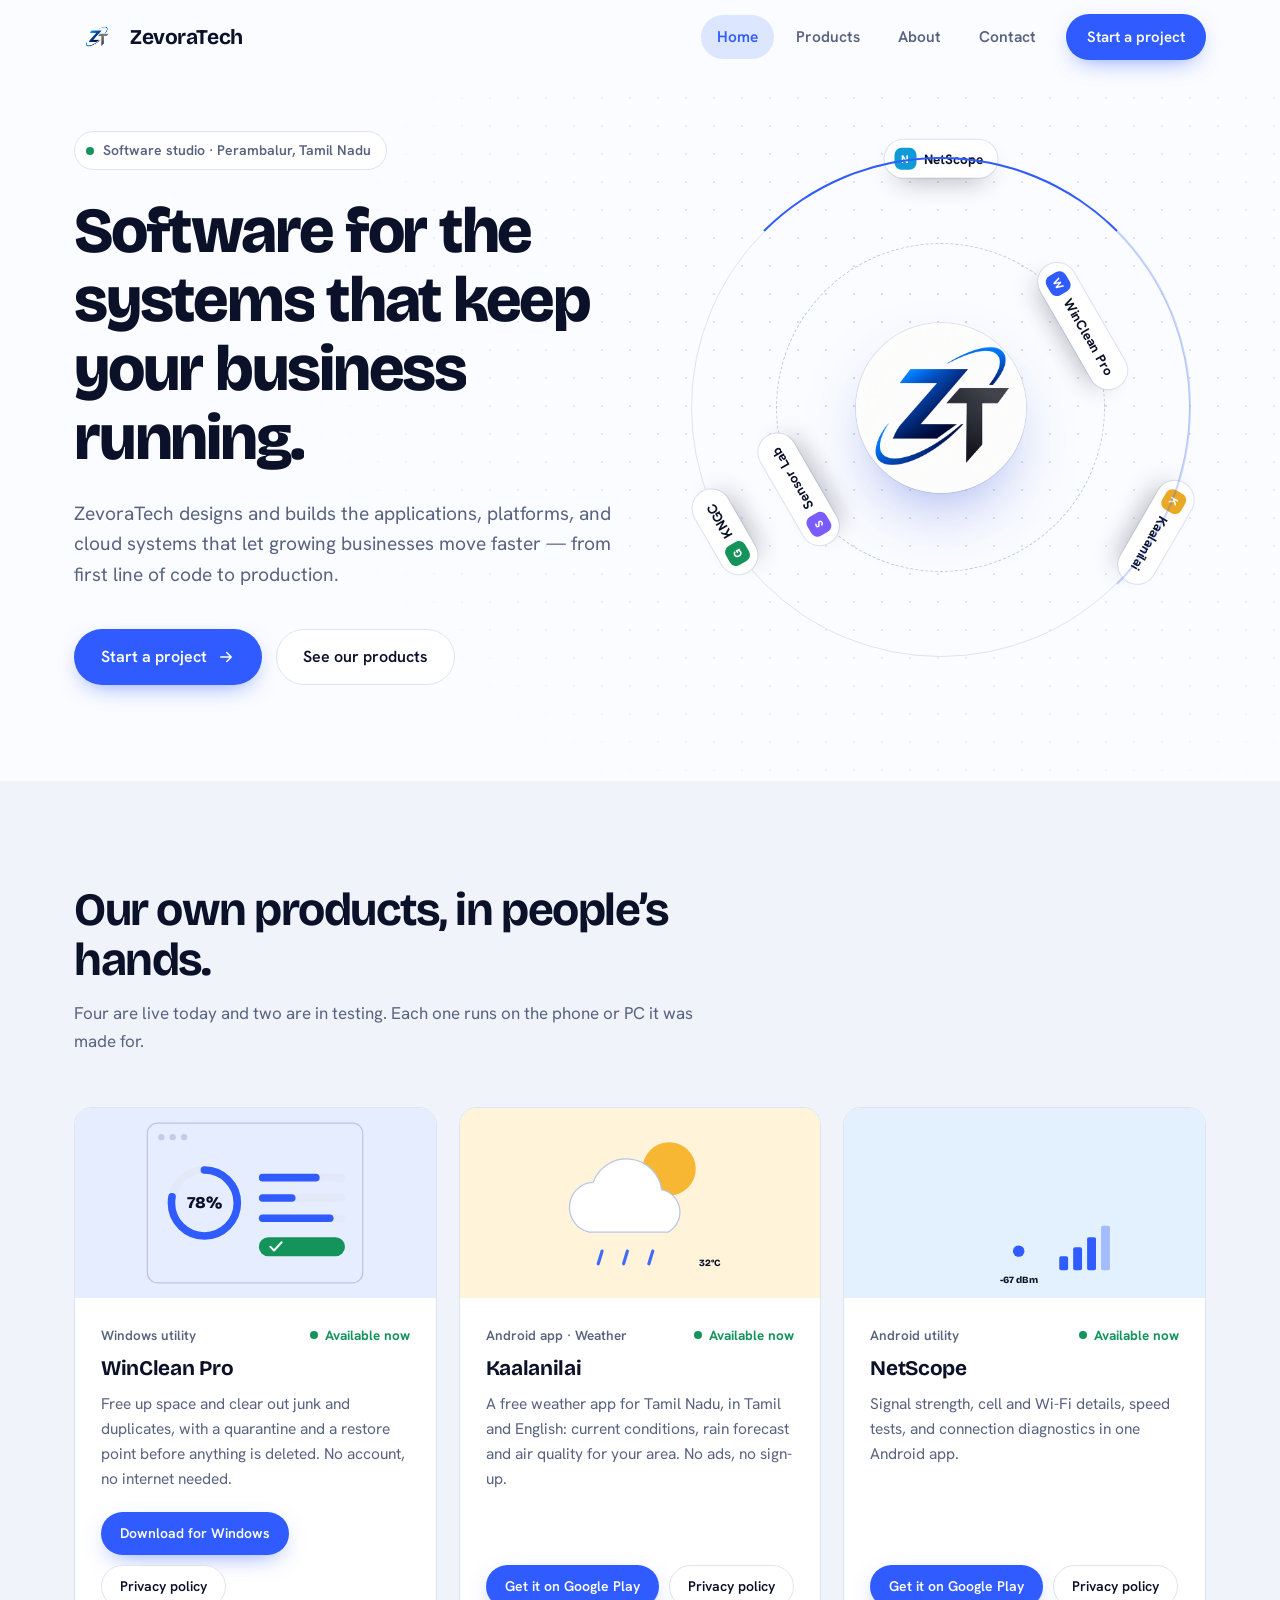
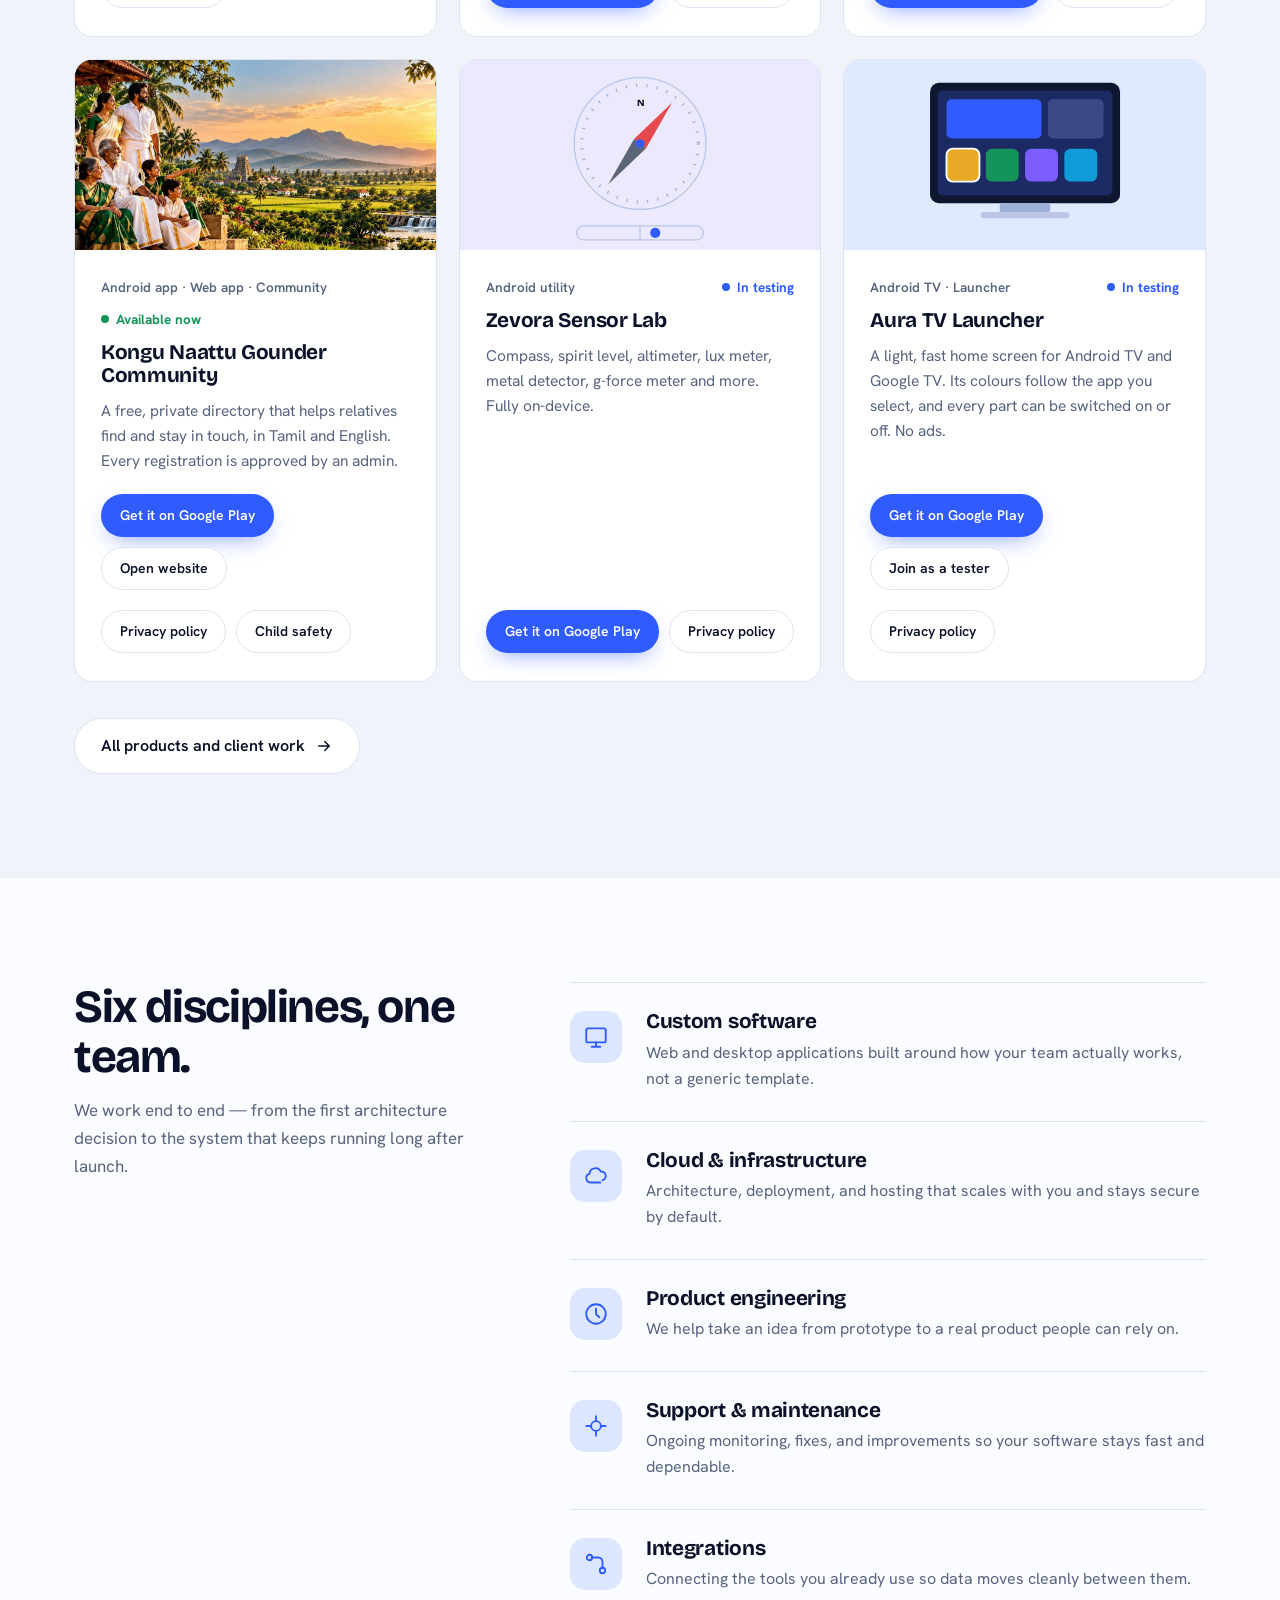
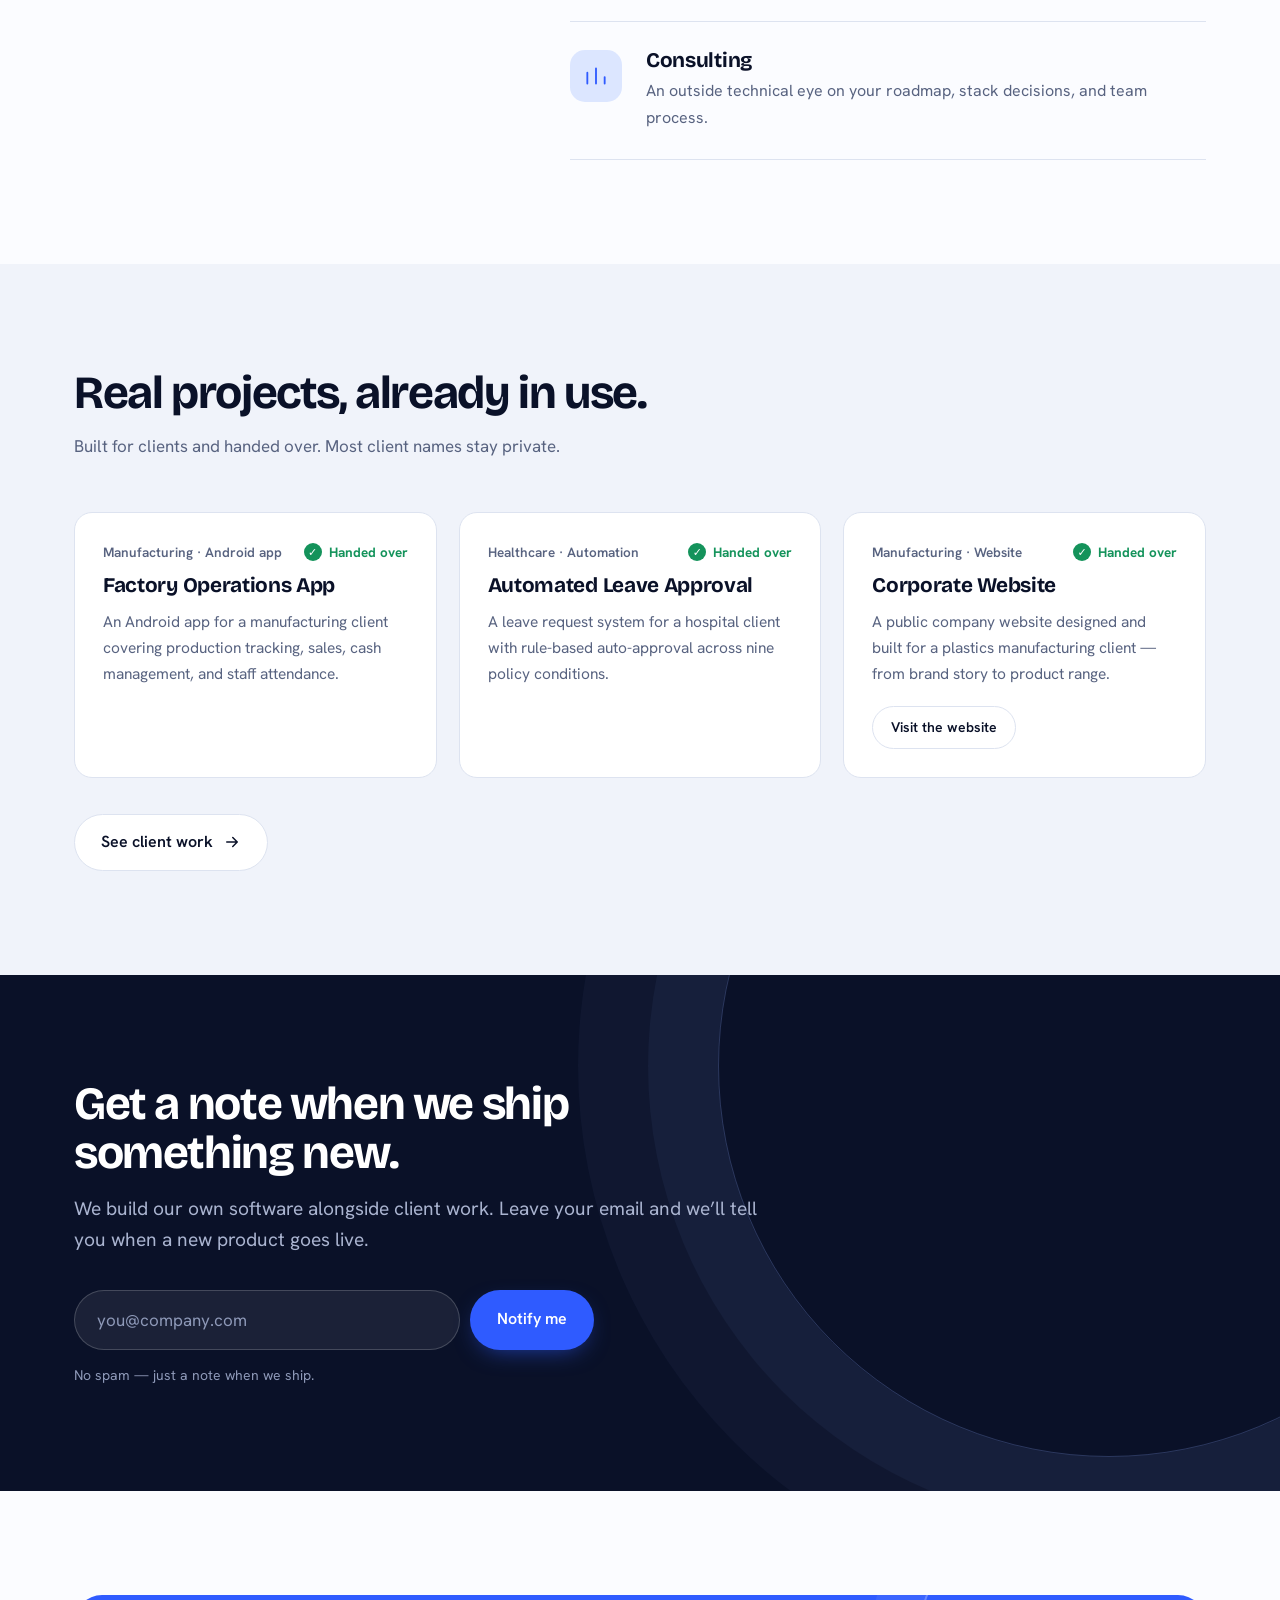
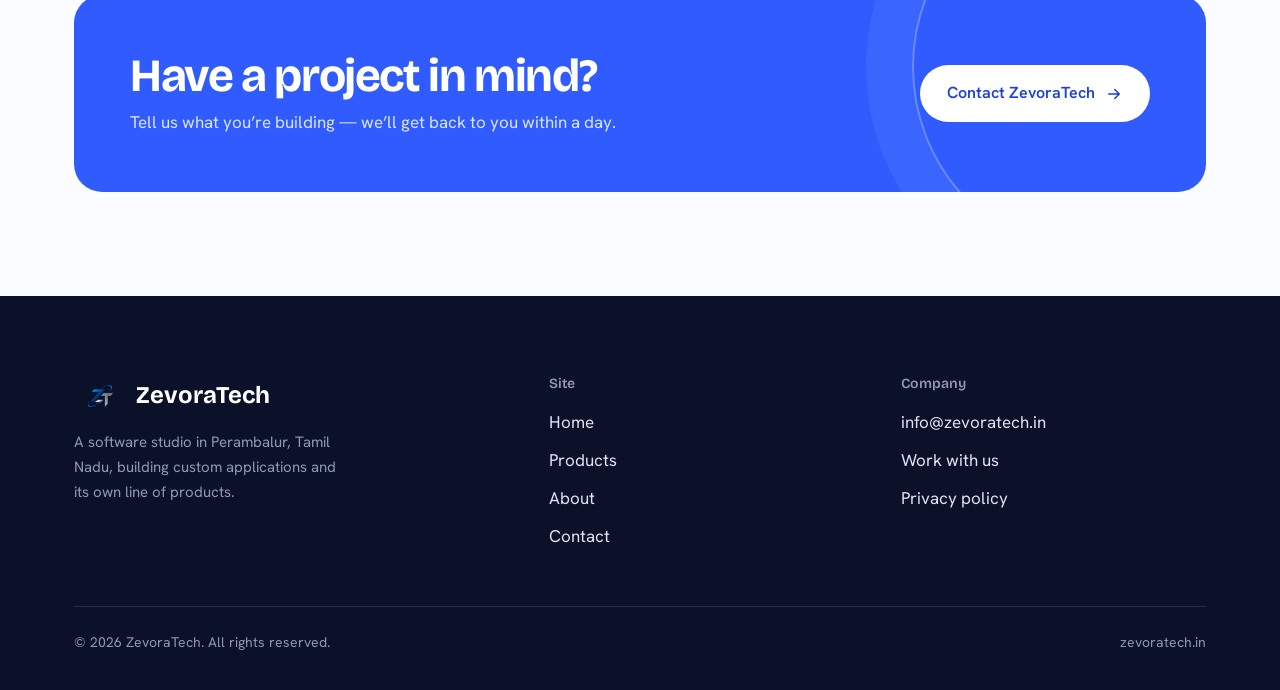
<file: index.html>
<!doctype html>
<html lang="en">
<head>
<meta charset="UTF-8">
<meta name="viewport" content="width=device-width, initial-scale=1.0">
<title>ZevoraTech — Software, engineered</title>
<meta name="description" content="ZevoraTech builds custom software, cloud infrastructure, and digital products for growing businesses.">
<meta name="theme-color" content="#fbfcff">
<link rel="canonical" href="https://www.zevoratech.in/">
<meta property="og:type" content="website">
<meta property="og:title" content="ZevoraTech — Software, engineered">
<meta property="og:description" content="ZevoraTech builds custom software, cloud infrastructure, and digital products for growing businesses.">
<meta property="og:url" content="https://www.zevoratech.in/">
<meta property="og:image" content="https://www.zevoratech.in/assets/logo2-icon-square.png">
<meta name="twitter:card" content="summary">
<meta name="twitter:title" content="ZevoraTech — Software, engineered">
<meta name="twitter:description" content="ZevoraTech builds custom software, cloud infrastructure, and digital products for growing businesses.">
<meta name="twitter:image" content="https://www.zevoratech.in/assets/logo2-icon-square.png">
<script type="application/ld+json">
{
  "@context": "https://schema.org",
  "@type": "Organization",
  "name": "ZevoraTech",
  "url": "https://www.zevoratech.in/",
  "logo": "https://www.zevoratech.in/assets/logo2-icon-square.png",
  "email": "info@zevoratech.in",
  "description": "ZevoraTech is a software studio building custom applications, cloud systems, and its own line of software products.",
  "address": {"@type": "PostalAddress", "addressLocality": "Perambalur", "addressRegion": "Tamil Nadu", "addressCountry": "IN"}
}
</script>
<link rel="icon" href="assets/logo2-icon-square.png">
<link rel="preconnect" href="https://fonts.googleapis.com"><link rel="preconnect" href="https://fonts.gstatic.com" crossorigin><link href="https://fonts.googleapis.com/css2?family=Bricolage+Grotesque:opsz,wght@12..96,500;12..96,700;12..96,800&family=Hanken+Grotesk:wght@400;500;600;700&display=swap" rel="stylesheet">
<link rel="stylesheet" href="styles.css">
<script>document.documentElement.className+=' js';</script>
</head>
<body>
<a class="skip" href="#main">Skip to content</a>
<nav class="nav" id="nav" aria-label="Main">
  <div class="container">
    <a href="index.html" class="brand"><img src="assets/logo2-mark-t.png" alt="">ZevoraTech</a>
    <button class="nav-toggle" id="navToggle" aria-label="Menu" aria-expanded="false" aria-controls="navLinks"><span></span><span></span><span></span></button>
    <div class="nav-links" id="navLinks">
      <a href="index.html" class="active" aria-current="page">Home</a>
      <a href="products.html">Products</a>
      <a href="about.html">About</a>
      <a href="contact.html">Contact</a>
      <a href="contact.html" class="btn btn-primary">Start a project</a>
    </div>
  </div>
</nav>

<main id="main">
<header class="hero">
  <div class="container">
    <div class="hero-copy">
      <span class="chip"><i></i>Software studio &middot; Perambalur, Tamil Nadu</span>
      <h1 data-split>Software for the systems that keep your business running.</h1>
      <p class="lead">ZevoraTech designs and builds the applications, platforms, and cloud systems that let growing businesses move faster &mdash; from first line of code to production.</p>
      <div class="hero-actions">
        <a href="contact.html" class="btn btn-primary">Start a project <svg viewBox="0 0 24 24" fill="none" stroke="currentColor" stroke-width="2" stroke-linecap="round" stroke-linejoin="round" aria-hidden="true"><path d="M5 12h14M13 6l6 6-6 6"/></svg></a>
        <a href="products.html" class="btn btn-ghost">See our products</a>
      </div>
    </div>
    <div class="orbit" aria-label="ZevoraTech products">
        <div class="orbit-core"><img src="assets/logo2-icon-square.png" alt="ZevoraTech"></div>
        <div class="ring r1">
          <div class="node" style="--a:60deg"><div class="pin"><a href="products.html#winclean" style="--c:#2f5bff"><b>W</b>WinClean Pro</a></div></div>
          <div class="node" style="--a:240deg"><div class="pin"><a href="products.html#sensorlab" style="--c:#7a5cff"><b>S</b>Sensor Lab</a></div></div>
        </div>
        <div class="ring r2">
          <div class="node" style="--a:0deg"><div class="pin"><a href="products.html#netscope" style="--c:#0f9ad8"><b>N</b>NetScope</a></div></div>
          <div class="node" style="--a:120deg"><div class="pin"><a href="products.html#kaalanilai" style="--c:#e9a825"><b>K</b>Kaalanilai</a></div></div>
          <div class="node" style="--a:240deg"><div class="pin"><a href="products.html#kngc" style="--c:#14935b"><b>G</b>KNGC</a></div></div>
        </div>
      </div>
  </div>
</header>

<section class="bg-mist" id="products">
  <div class="container">
    <div class="sec-head" data-reveal>
      <h2>Our own products, in people&rsquo;s hands.</h2>
      <p>Four are live today and two are in testing. Each one runs on the phone or PC it was made for.</p>
    </div>
    <div class="pgrid">
      <article class="pcard" id="winclean" data-art>
        <div class="art" style="--tint:#e6edff"><svg viewBox="0 0 380 300" aria-hidden="true"><rect x="20" y="24" width="340" height="252" rx="16" class="a-fill a-line"/><circle cx="42" cy="46" r="5" class="a-dot"/><circle cx="60" cy="46" r="5" class="a-dot"/><circle cx="78" cy="46" r="5" class="a-dot"/><circle cx="110" cy="150" r="52" class="a-ring-bg"/><circle cx="110" cy="150" r="52" class="a-ring" pathLength="100" stroke-dasharray="78 100" transform="rotate(-90 110 150)"/><text x="110" y="158" text-anchor="middle" class="a-num">78%</text><rect x="196" y="104" width="136" height="12" rx="6" class="a-bar"/><rect x="196" y="104" width="96" height="12" rx="6" class="a-bar-on"/><rect x="196" y="136" width="136" height="12" rx="6" class="a-bar"/><rect x="196" y="136" width="58" height="12" rx="6" class="a-bar-on"/><rect x="196" y="168" width="136" height="12" rx="6" class="a-bar"/><rect x="196" y="168" width="118" height="12" rx="6" class="a-bar-on"/><rect x="196" y="204" width="136" height="30" rx="15" class="a-pill"/><path d="M214 219l6 6 12-13" class="a-check"/></svg></div>
        <div class="body">
          <div class="meta"><span class="tag">Windows utility</span><span class="status is-live">Available now</span></div>
          <h3>WinClean Pro</h3>
          <p>Free up space and clear out junk and duplicates, with a quarantine and a restore point before anything is deleted. No account, no internet needed.</p>
          <div class="card-links">
          <a href="https://github.com/zevoratech/zevoratech-site/releases/latest/download/WinClean.Pro.Setup.exe" class="btn btn-small btn-primary" rel="noopener">Download for Windows</a>
          <a href="privacy-policy-winclean.html" class="btn btn-small btn-ghost">Privacy policy</a>
          </div>
        </div>
      </article>
      <article class="pcard" id="kaalanilai" data-art>
        <div class="art" style="--tint:#fff3d9"><svg viewBox="0 0 380 300" aria-hidden="true"><circle cx="236" cy="96" r="42" class="a-sun"/><path d="M110 196a40 40 0 0 1 6-79 56 56 0 0 1 108 12 36 36 0 0 1 10 67z" class="a-cloud"/><line x1="130" y1="226" x2="124" y2="246" class="a-drop"/><line x1="170" y1="226" x2="164" y2="246" class="a-drop"/><line x1="210" y1="226" x2="204" y2="246" class="a-drop"/><text x="300" y="250" text-anchor="middle" class="a-num sm">32&deg;C</text></svg></div>
        <div class="body">
          <div class="meta"><span class="tag">Android app &middot; Weather</span><span class="status is-live">Available now</span></div>
          <h3>Kaalanilai</h3>
          <p>A free weather app for Tamil Nadu, in Tamil and English: current conditions, rain forecast and air quality for your area. No ads, no sign-up.</p>
          <div class="card-links">
          <a href="https://play.google.com/store/apps/details?id=in.zevoratech.kaalanilai" class="btn btn-small btn-primary" target="_blank" rel="noopener">Get it on Google Play</a>
          <a href="privacy-policy-kaalanilai.html" class="btn btn-small btn-ghost">Privacy policy</a>
          </div>
        </div>
      </article>
      <article class="pcard" id="netscope" data-art>
        <div class="art" style="--tint:#e3f1ff"><svg viewBox="0 0 380 300" aria-hidden="true"><g class="a-arcs" fill="none" stroke-linecap="round"><path d="M149.2 191.8A46 46 0 0 1 210.8 191.8"/><path d="M121.1 160.6A88 88 0 0 1 238.9 160.6"/><path d="M93.0 129.4A130 130 0 0 1 267.0 129.4"/><path d="M64.9 98.2A172 172 0 0 1 295.1 98.2"/></g><circle cx="180" cy="226" r="9" class="a-dotbig"/><g class="a-bars" transform="translate(-6 8)"><rect x="250" y="226" width="14" height="22" rx="3"/><rect x="272" y="212" width="14" height="36" rx="3"/><rect x="294" y="196" width="14" height="52" rx="3"/><rect x="316" y="178" width="14" height="70" rx="3" style="opacity:.35"/></g><text x="180" y="276" text-anchor="middle" class="a-num sm">-67 dBm</text></svg></div>
        <div class="body">
          <div class="meta"><span class="tag">Android utility</span><span class="status is-live">Available now</span></div>
          <h3>NetScope</h3>
          <p>Signal strength, cell and Wi-Fi details, speed tests, and connection diagnostics in one Android app.</p>
          <div class="card-links">
          <a href="https://play.google.com/store/apps/details?id=com.zevoratech.netscope" class="btn btn-small btn-primary" target="_blank" rel="noopener">Get it on Google Play</a>
          <a href="privacy-policy-netscope.html" class="btn btn-small btn-ghost">Privacy policy</a>
          </div>
        </div>
      </article>
      <article class="pcard" id="kngc" data-art>
        <div class="art" style="--tint:#0f3d24"><img src="assets/kngc-slide.jpg" alt="" loading="lazy"></div>
        <div class="body">
          <div class="meta"><span class="tag">Android app &middot; Web app &middot; Community</span><span class="status is-live">Available now</span></div>
          <h3>Kongu Naattu Gounder Community</h3>
          <p>A free, private directory that helps relatives find and stay in touch, in Tamil and English. Every registration is approved by an admin.</p>
          <div class="card-links">
          <a href="https://play.google.com/store/apps/details?id=in.zevoratech.kngc" class="btn btn-small btn-primary" target="_blank" rel="noopener">Get it on Google Play</a>
          <a href="https://kngc.in" class="btn btn-small btn-ghost" target="_blank" rel="noopener">Open website</a>
          <span class="brk"></span>
          <a href="https://kngc.in/privacy.html" class="btn btn-small btn-ghost" target="_blank" rel="noopener">Privacy policy</a>
          <a href="https://kngc.in/child-safety.html" class="btn btn-small btn-ghost" target="_blank" rel="noopener">Child safety</a>
          </div>
        </div>
      </article>
      <article class="pcard" id="sensorlab" data-art>
        <div class="art" style="--tint:#ece9ff"><svg viewBox="0 0 380 300" aria-hidden="true"><circle cx="190" cy="132" r="104" class="a-fill a-line"/><circle cx="190" cy="132" r="92" fill="none" class="a-ticks" stroke-dasharray="2 14.4"/><g class="needle"><polygon points="190,50 202,132 178,132" class="a-needle"/><polygon points="190,214 202,132 178,132" class="a-needle-b"/></g><circle cx="190" cy="132" r="7" class="a-dotbig"/><text x="190" y="72" text-anchor="middle" class="a-num sm">N</text><rect x="90" y="262" width="200" height="22" rx="11" class="a-fill a-line"/><circle cx="214" cy="273" r="8" class="a-dotbig"/><line x1="190" y1="262" x2="190" y2="284" class="a-line"/></svg></div>
        <div class="body">
          <div class="meta"><span class="tag">Android utility</span><span class="status is-progress">In testing</span></div>
          <h3>Zevora Sensor Lab</h3>
          <p>Compass, spirit level, altimeter, lux meter, metal detector, g-force meter and more. Fully on-device.</p>
          <div class="card-links">
          <a href="https://play.google.com/store/apps/details?id=in.zevoratech.sensorlab" class="btn btn-small btn-primary" target="_blank" rel="noopener">Get it on Google Play</a>
          <a href="privacy-policy-zevorasensorlab.html" class="btn btn-small btn-ghost">Privacy policy</a>
          </div>
        </div>
      </article>
      <article class="pcard" id="aura" data-art>
        <div class="art" style="--tint:#dfe9ff"><svg viewBox="0 0 380 300" aria-hidden="true"><rect x="40" y="36" width="300" height="190" rx="14" fill="#0e1630"/><rect x="52" y="48" width="276" height="166" rx="8" fill="#1b2a63"/><rect x="66" y="62" width="150" height="62" rx="8" fill="#2f5bff"/><rect x="226" y="62" width="88" height="62" rx="8" fill="#3b4a86"/><rect x="66" y="140" width="52" height="52" rx="10" fill="#e9a825" stroke="#fff" stroke-width="3"/><rect x="128" y="140" width="52" height="52" rx="10" fill="#14935b"/><rect x="190" y="140" width="52" height="52" rx="10" fill="#7a5cff"/><rect x="252" y="140" width="52" height="52" rx="10" fill="#0f9ad8"/><rect x="150" y="226" width="80" height="14" rx="4" fill="#9fb0d8"/><rect x="120" y="240" width="140" height="10" rx="5" fill="#b9c6e6"/></svg></div>
        <div class="body">
          <div class="meta"><span class="tag">Android TV &middot; Launcher</span><span class="status is-progress">In testing</span></div>
          <h3>Aura TV Launcher</h3>
          <p>A light, fast home screen for Android TV and Google TV. Its colours follow the app you select, and every part can be switched on or off. No ads.</p>
          <div class="card-links">
          <a href="https://play.google.com/store/apps/details?id=in.zevoratech.aura" class="btn btn-small btn-primary" target="_blank" rel="noopener">Get it on Google Play</a>
          <a href="mailto:info@zevoratech.in?subject=Aura%20TV%20Launcher%20testing" class="btn btn-small btn-ghost">Join as a tester</a>
          <span class="brk"></span>
          <a href="privacy-policy-aura.html" class="btn btn-small btn-ghost">Privacy policy</a>
          </div>
        </div>
      </article>
    </div>
    <p style="margin-top:36px;"><a href="products.html" class="btn btn-ghost">All products and client work <svg viewBox="0 0 24 24" fill="none" stroke="currentColor" stroke-width="2" stroke-linecap="round" stroke-linejoin="round" aria-hidden="true"><path d="M5 12h14M13 6l6 6-6 6"/></svg></a></p>
  </div>
</section>

<section>
  <div class="container split">
    <div class="sec-head" data-reveal>
      <h2>Six disciplines, one team.</h2>
      <p>We work end to end &mdash; from the first architecture decision to the system that keeps running long after launch.</p>
    </div>
    <div class="svc">
      <div class="svc-row" data-reveal style="--i:0"><div class="ico"><svg viewBox="0 0 24 24" fill="none" stroke="currentColor" stroke-width="1.7" stroke-linecap="round" stroke-linejoin="round" aria-hidden="true"><rect x="3" y="4" width="18" height="13" rx="1.5"/><path d="M8 21h8M12 17v4"/></svg></div><div><h3>Custom software</h3><p>Web and desktop applications built around how your team actually works, not a generic template.</p></div></div>
      <div class="svc-row" data-reveal style="--i:1"><div class="ico"><svg viewBox="0 0 24 24" fill="none" stroke="currentColor" stroke-width="1.7" stroke-linecap="round" stroke-linejoin="round" aria-hidden="true"><path d="M7 18a4 4 0 0 1-1-7.87A5.5 5.5 0 0 1 16.5 8h.5a4 4 0 0 1 1 7.87"/><path d="M8 18h8"/></svg></div><div><h3>Cloud &amp; infrastructure</h3><p>Architecture, deployment, and hosting that scales with you and stays secure by default.</p></div></div>
      <div class="svc-row" data-reveal style="--i:2"><div class="ico"><svg viewBox="0 0 24 24" fill="none" stroke="currentColor" stroke-width="1.7" stroke-linecap="round" stroke-linejoin="round" aria-hidden="true"><circle cx="12" cy="12" r="9"/><path d="M12 7v5l3 3"/></svg></div><div><h3>Product engineering</h3><p>We help take an idea from prototype to a real product people can rely on.</p></div></div>
      <div class="svc-row" data-reveal style="--i:3"><div class="ico"><svg viewBox="0 0 24 24" fill="none" stroke="currentColor" stroke-width="1.7" stroke-linecap="round" stroke-linejoin="round" aria-hidden="true"><path d="M12 3v4M12 17v4M3 12h4M17 12h4"/><circle cx="12" cy="12" r="4.5"/></svg></div><div><h3>Support &amp; maintenance</h3><p>Ongoing monitoring, fixes, and improvements so your software stays fast and dependable.</p></div></div>
      <div class="svc-row" data-reveal style="--i:4"><div class="ico"><svg viewBox="0 0 24 24" fill="none" stroke="currentColor" stroke-width="1.7" stroke-linecap="round" stroke-linejoin="round" aria-hidden="true"><circle cx="6" cy="6" r="2.5"/><circle cx="18" cy="18" r="2.5"/><path d="M8 6h6a4 4 0 0 1 4 4v6"/></svg></div><div><h3>Integrations</h3><p>Connecting the tools you already use so data moves cleanly between them.</p></div></div>
      <div class="svc-row" data-reveal style="--i:5"><div class="ico"><svg viewBox="0 0 24 24" fill="none" stroke="currentColor" stroke-width="1.7" stroke-linecap="round" stroke-linejoin="round" aria-hidden="true"><path d="M4 19V9M12 19V5M20 19v-6"/></svg></div><div><h3>Consulting</h3><p>An outside technical eye on your roadmap, stack decisions, and team process.</p></div></div>
    </div>
  </div>
</section>

<section class="bg-mist">
  <div class="container">
    <div class="sec-head" data-reveal>
      <h2>Real projects, already in use.</h2>
      <p>Built for clients and handed over. Most client names stay private.</p>
    </div>
    <div class="cgrid">
      <article class="ccard" data-reveal style="--i:0"><div class="meta"><span class="tag">Manufacturing &middot; Android app</span><span class="status is-done">Handed over</span></div><h3>Factory Operations App</h3><p>An Android app for a manufacturing client covering production tracking, sales, cash management, and staff attendance.</p></article>
      <article class="ccard" data-reveal style="--i:1"><div class="meta"><span class="tag">Healthcare &middot; Automation</span><span class="status is-done">Handed over</span></div><h3>Automated Leave Approval</h3><p>A leave request system for a hospital client with rule-based auto-approval across nine policy conditions.</p></article>
      <article class="ccard" data-reveal style="--i:2"><div class="meta"><span class="tag">Manufacturing &middot; Website</span><span class="status is-done">Handed over</span></div><h3>Corporate Website</h3><p>A public company website designed and built for a plastics manufacturing client &mdash; from brand story to product range.</p><div class="card-links"><a href="https://easternplastix.com/" class="btn btn-ghost btn-small" target="_blank" rel="noopener">Visit the website</a></div></article>
    </div>
    <p style="margin-top:36px;"><a href="products.html#client-work" class="btn btn-ghost">See client work <svg viewBox="0 0 24 24" fill="none" stroke="currentColor" stroke-width="2" stroke-linecap="round" stroke-linejoin="round" aria-hidden="true"><path d="M5 12h14M13 6l6 6-6 6"/></svg></a></p>
  </div>
</section>

<section class="band">
  <div class="container">
    <h2 data-reveal>Get a note when we ship something new.</h2>
    <p class="lead" data-reveal style="--i:1">We build our own software alongside client work. Leave your email and we&rsquo;ll tell you when a new product goes live.</p>
    <form class="notify-form" id="notifyForm" data-reveal style="--i:2">
      <input type="email" name="email" placeholder="you@company.com" required aria-label="Email address">
      <button type="submit" class="btn btn-primary">Notify me</button>
    </form>
    <p class="form-note" id="notifyNote">No spam &mdash; just a note when we ship.</p>
  </div>
</section>

<section>
  <div class="container">
    <div class="cta-band" data-reveal>
      <div>
        <h2>Have a project in mind?</h2>
        <p>Tell us what you&rsquo;re building &mdash; we&rsquo;ll get back to you within a day.</p>
      </div>
      <a href="contact.html" class="btn">Contact ZevoraTech <svg viewBox="0 0 24 24" fill="none" stroke="currentColor" stroke-width="2" stroke-linecap="round" stroke-linejoin="round" aria-hidden="true"><path d="M5 12h14M13 6l6 6-6 6"/></svg></a>
    </div>
  </div>
</section>
</main>
<footer>
  <div class="container">
    <div class="footer-grid">
      <div>
        <div class="footer-brand"><img src="assets/logo2-mark-dark.png" alt="">ZevoraTech</div>
        <p>A software studio in Perambalur, Tamil Nadu, building custom applications and its own line of products.</p>
      </div>
      <div>
        <h4>Site</h4>
        <ul>
          <li><a href="index.html">Home</a></li>
          <li><a href="products.html">Products</a></li>
          <li><a href="about.html">About</a></li>
          <li><a href="contact.html">Contact</a></li>
        </ul>
      </div>
      <div>
        <h4>Company</h4>
        <ul>
          <li><a href="mailto:info@zevoratech.in">info@zevoratech.in</a></li>
          <li><a href="contact.html">Work with us</a></li>
          <li><a href="privacy-policy.html">Privacy policy</a></li>
        </ul>
      </div>
    </div>
    <div class="footer-bottom">
      <span>&copy; <span id="year"></span> ZevoraTech. All rights reserved.</span>
      <span>zevoratech.in</span>
    </div>
  </div>
</footer>
<script src="script.js"></script>
</body>
</html>
</file>
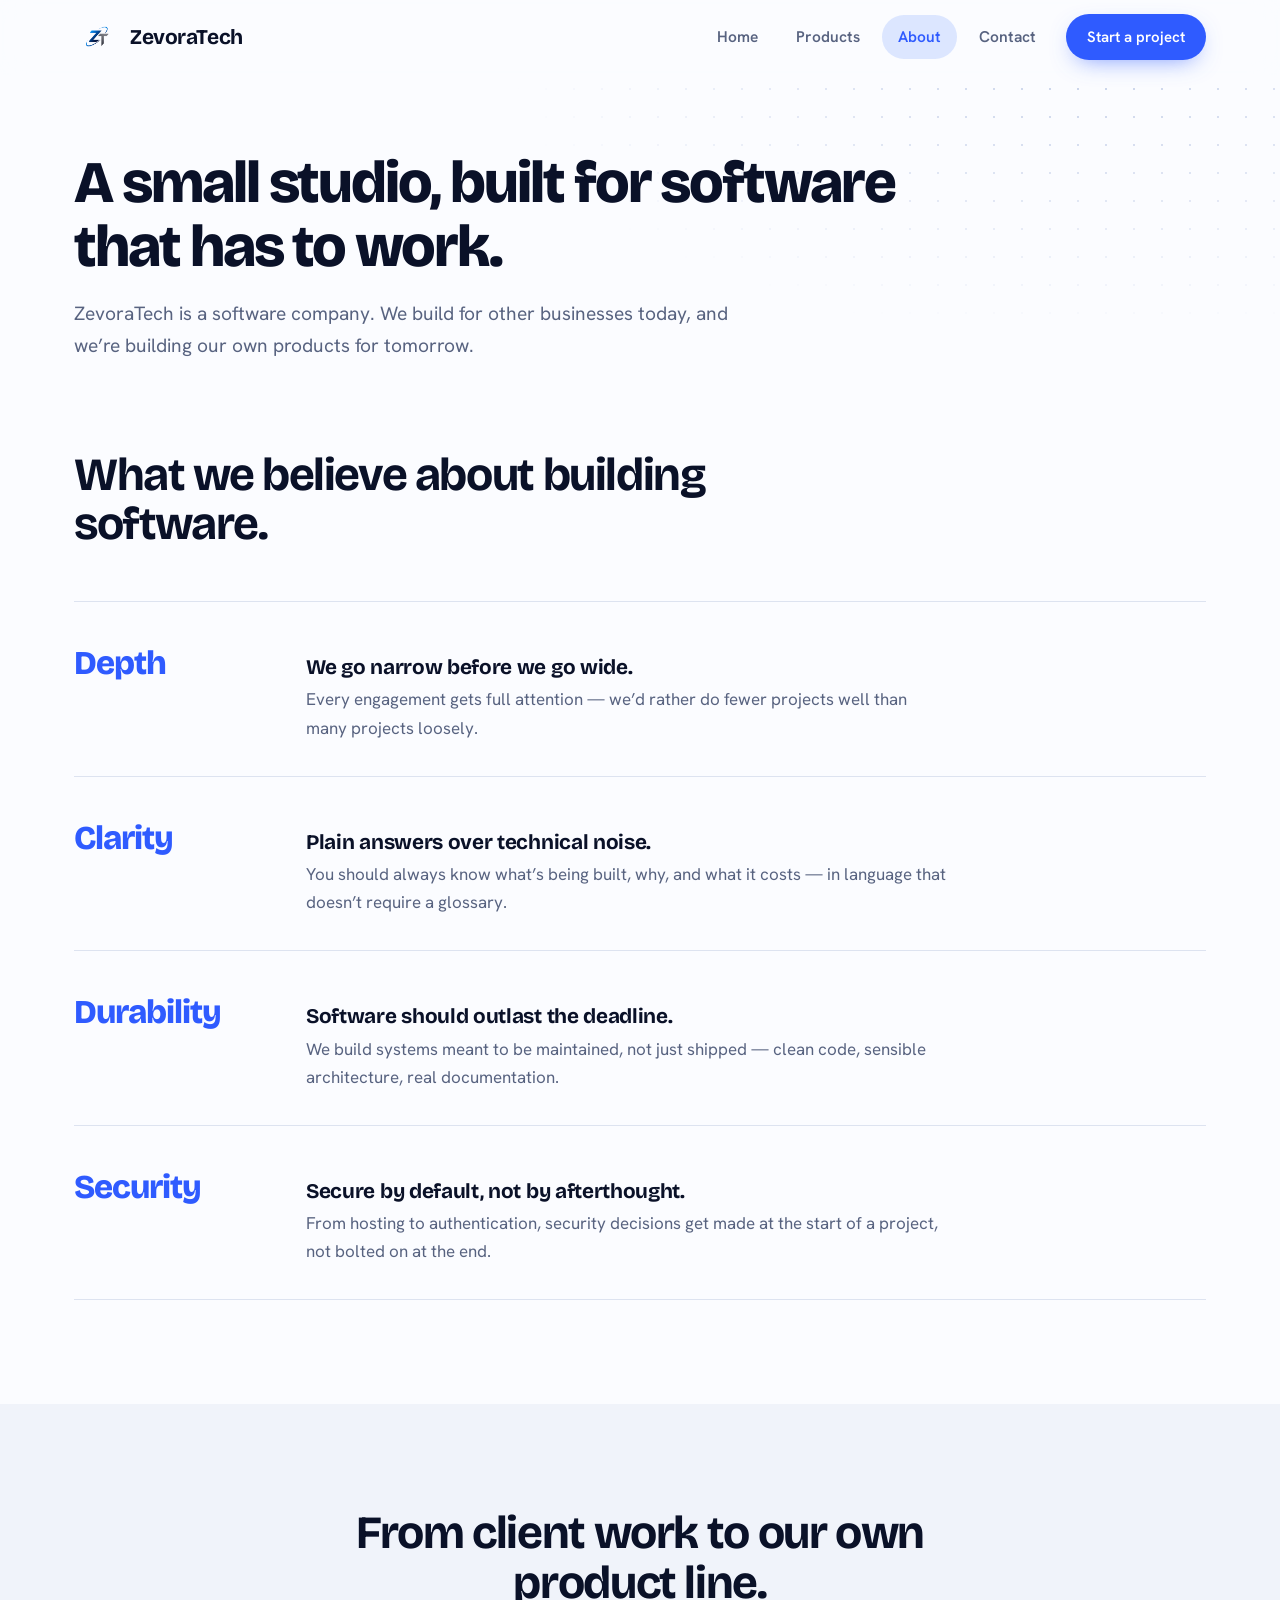
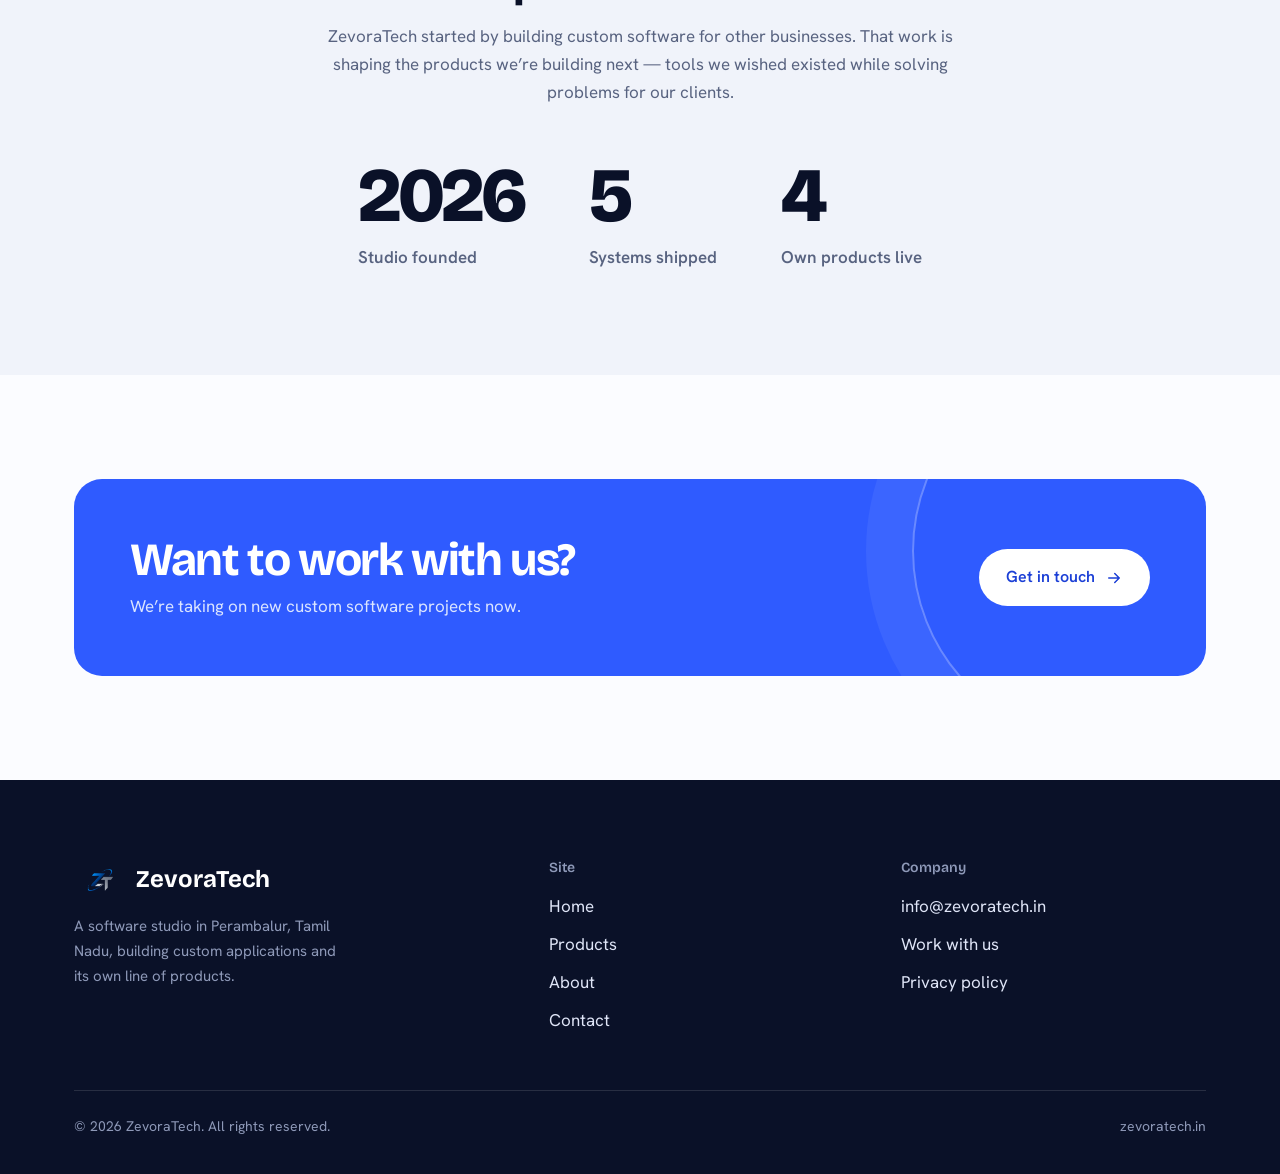
<file: about.html>
<!doctype html>
<html lang="en">
<head>
<meta charset="UTF-8">
<meta name="viewport" content="width=device-width, initial-scale=1.0">
<title>About — ZevoraTech</title>
<meta name="description" content="ZevoraTech — a software studio building custom applications and cloud systems.">
<meta name="theme-color" content="#fbfcff">
<link rel="canonical" href="https://www.zevoratech.in/about.html">
<meta property="og:type" content="website">
<meta property="og:title" content="About — ZevoraTech">
<meta property="og:description" content="ZevoraTech — a software studio building custom applications and cloud systems.">
<meta property="og:url" content="https://www.zevoratech.in/about.html">
<meta property="og:image" content="https://www.zevoratech.in/assets/logo2-icon-square.png">
<meta name="twitter:card" content="summary">
<meta name="twitter:title" content="About — ZevoraTech">
<meta name="twitter:description" content="ZevoraTech — a software studio building custom applications and cloud systems.">
<meta name="twitter:image" content="https://www.zevoratech.in/assets/logo2-icon-square.png">
<link rel="icon" href="assets/logo2-icon-square.png">
<link rel="preconnect" href="https://fonts.googleapis.com"><link rel="preconnect" href="https://fonts.gstatic.com" crossorigin><link href="https://fonts.googleapis.com/css2?family=Bricolage+Grotesque:opsz,wght@12..96,500;12..96,700;12..96,800&family=Hanken+Grotesk:wght@400;500;600;700&display=swap" rel="stylesheet">
<link rel="stylesheet" href="styles.css">
<script>document.documentElement.className+=' js';</script>
</head>
<body>
<a class="skip" href="#main">Skip to content</a>
<nav class="nav" id="nav" aria-label="Main">
  <div class="container">
    <a href="index.html" class="brand"><img src="assets/logo2-mark-t.png" alt="">ZevoraTech</a>
    <button class="nav-toggle" id="navToggle" aria-label="Menu" aria-expanded="false" aria-controls="navLinks"><span></span><span></span><span></span></button>
    <div class="nav-links" id="navLinks">
      <a href="index.html">Home</a>
      <a href="products.html">Products</a>
      <a href="about.html" class="active" aria-current="page">About</a>
      <a href="contact.html">Contact</a>
      <a href="contact.html" class="btn btn-primary">Start a project</a>
    </div>
  </div>
</nav>

<main id="main">
<header class="page-hero">
  <div class="container">
    <h1>A small studio, built for software that has to work.</h1>
    <p>ZevoraTech is a software company. We build for other businesses today, and we&rsquo;re building our own products for tomorrow.</p>
  </div>
</header>

<section style="padding-top:24px;">
  <div class="container">
    <div class="sec-head" data-reveal>
      <h2>What we believe about building software.</h2>
    </div>
    <div class="values">
      <div class="value-row" data-reveal style="--i:0"><span class="tagname">Depth</span><div><h3>We go narrow before we go wide.</h3><p>Every engagement gets full attention &mdash; we&rsquo;d rather do fewer projects well than many projects loosely.</p></div></div>
      <div class="value-row" data-reveal style="--i:1"><span class="tagname">Clarity</span><div><h3>Plain answers over technical noise.</h3><p>You should always know what&rsquo;s being built, why, and what it costs &mdash; in language that doesn&rsquo;t require a glossary.</p></div></div>
      <div class="value-row" data-reveal style="--i:2"><span class="tagname">Durability</span><div><h3>Software should outlast the deadline.</h3><p>We build systems meant to be maintained, not just shipped &mdash; clean code, sensible architecture, real documentation.</p></div></div>
      <div class="value-row" data-reveal style="--i:3"><span class="tagname">Security</span><div><h3>Secure by default, not by afterthought.</h3><p>From hosting to authentication, security decisions get made at the start of a project, not bolted on at the end.</p></div></div>
    </div>
  </div>
</section>

<section class="bg-mist">
  <div class="container">
    <div class="sec-head center" data-reveal>
      <h2>From client work to our own product line.</h2>
      <p>ZevoraTech started by building custom software for other businesses. That work is shaping the products we&rsquo;re building next &mdash; tools we wished existed while solving problems for our clients.</p>
    </div>
    <div class="stats center" data-reveal>
      <div class="stat"><div class="num">2026</div><div class="label">Studio founded</div></div>
      <div class="stat"><div class="num" data-count="5">5</div><div class="label">Systems shipped</div></div>
      <div class="stat"><div class="num" data-count="4">4</div><div class="label">Own products live</div></div>
    </div>
  </div>
</section>

<section>
  <div class="container">
    <div class="cta-band" data-reveal>
      <div>
        <h2>Want to work with us?</h2>
        <p>We&rsquo;re taking on new custom software projects now.</p>
      </div>
      <a href="contact.html" class="btn">Get in touch <svg viewBox="0 0 24 24" fill="none" stroke="currentColor" stroke-width="2" stroke-linecap="round" stroke-linejoin="round" aria-hidden="true"><path d="M5 12h14M13 6l6 6-6 6"/></svg></a>
    </div>
  </div>
</section>
</main>
<footer>
  <div class="container">
    <div class="footer-grid">
      <div>
        <div class="footer-brand"><img src="assets/logo2-mark-dark.png" alt="">ZevoraTech</div>
        <p>A software studio in Perambalur, Tamil Nadu, building custom applications and its own line of products.</p>
      </div>
      <div>
        <h4>Site</h4>
        <ul>
          <li><a href="index.html">Home</a></li>
          <li><a href="products.html">Products</a></li>
          <li><a href="about.html">About</a></li>
          <li><a href="contact.html">Contact</a></li>
        </ul>
      </div>
      <div>
        <h4>Company</h4>
        <ul>
          <li><a href="mailto:info@zevoratech.in">info@zevoratech.in</a></li>
          <li><a href="contact.html">Work with us</a></li>
          <li><a href="privacy-policy.html">Privacy policy</a></li>
        </ul>
      </div>
    </div>
    <div class="footer-bottom">
      <span>&copy; <span id="year"></span> ZevoraTech. All rights reserved.</span>
      <span>zevoratech.in</span>
    </div>
  </div>
</footer>
<script src="script.js"></script>
</body>
</html>
</file>
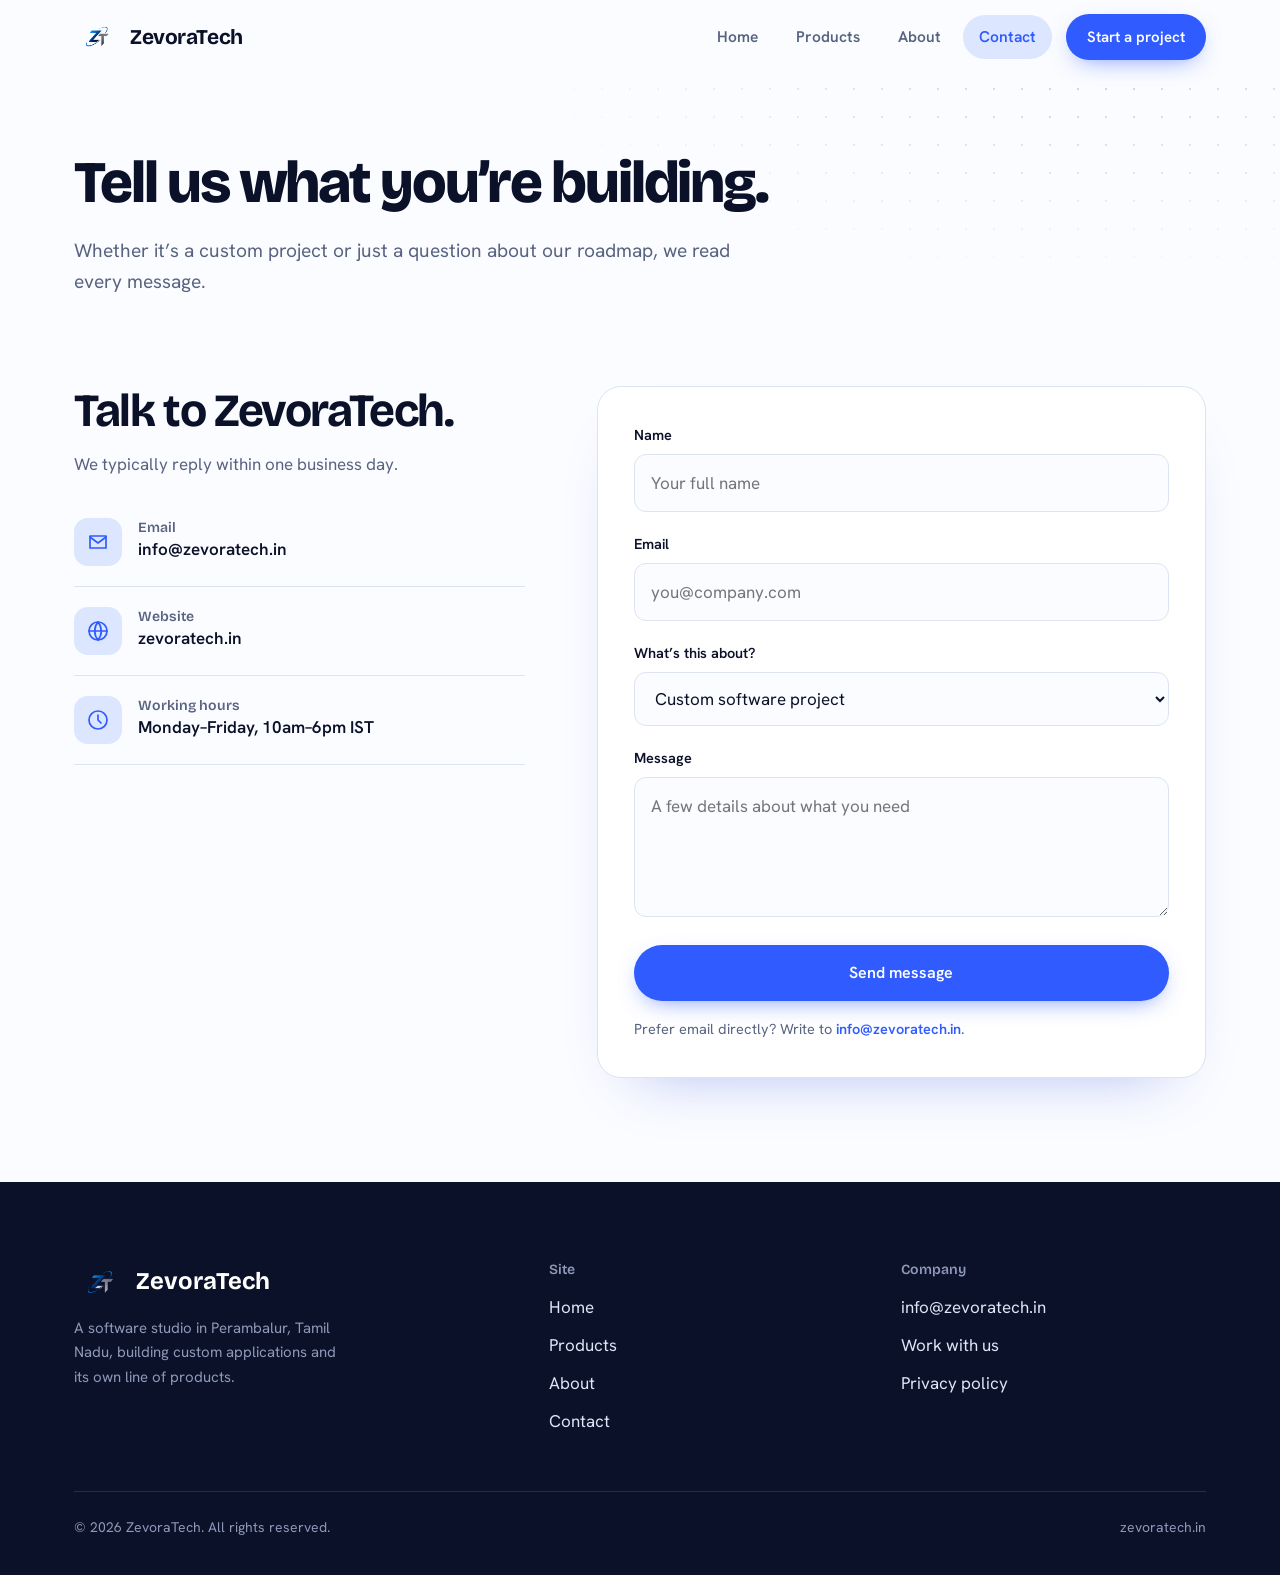
<file: contact.html>
<!doctype html>
<html lang="en">
<head>
<meta charset="UTF-8">
<meta name="viewport" content="width=device-width, initial-scale=1.0">
<title>Contact — ZevoraTech</title>
<meta name="description" content="Get in touch with ZevoraTech about a software project.">
<meta name="theme-color" content="#fbfcff">
<link rel="canonical" href="https://www.zevoratech.in/contact.html">
<meta property="og:type" content="website">
<meta property="og:title" content="Contact — ZevoraTech">
<meta property="og:description" content="Get in touch with ZevoraTech about a software project.">
<meta property="og:url" content="https://www.zevoratech.in/contact.html">
<meta property="og:image" content="https://www.zevoratech.in/assets/logo2-icon-square.png">
<meta name="twitter:card" content="summary">
<meta name="twitter:title" content="Contact — ZevoraTech">
<meta name="twitter:description" content="Get in touch with ZevoraTech about a software project.">
<meta name="twitter:image" content="https://www.zevoratech.in/assets/logo2-icon-square.png">
<link rel="icon" href="assets/logo2-icon-square.png">
<link rel="preconnect" href="https://fonts.googleapis.com"><link rel="preconnect" href="https://fonts.gstatic.com" crossorigin><link href="https://fonts.googleapis.com/css2?family=Bricolage+Grotesque:opsz,wght@12..96,500;12..96,700;12..96,800&family=Hanken+Grotesk:wght@400;500;600;700&display=swap" rel="stylesheet">
<link rel="stylesheet" href="styles.css">
<script>document.documentElement.className+=' js';</script>
</head>
<body>
<a class="skip" href="#main">Skip to content</a>
<nav class="nav" id="nav" aria-label="Main">
  <div class="container">
    <a href="index.html" class="brand"><img src="assets/logo2-mark-t.png" alt="">ZevoraTech</a>
    <button class="nav-toggle" id="navToggle" aria-label="Menu" aria-expanded="false" aria-controls="navLinks"><span></span><span></span><span></span></button>
    <div class="nav-links" id="navLinks">
      <a href="index.html">Home</a>
      <a href="products.html">Products</a>
      <a href="about.html">About</a>
      <a href="contact.html" class="active" aria-current="page">Contact</a>
      <a href="contact.html" class="btn btn-primary">Start a project</a>
    </div>
  </div>
</nav>

<main id="main">
<header class="page-hero">
  <div class="container">
    <h1>Tell us what you&rsquo;re building.</h1>
    <p>Whether it&rsquo;s a custom project or just a question about our roadmap, we read every message.</p>
  </div>
</header>

<section style="padding-top:24px;">
  <div class="container contact-grid">
    <div data-reveal>
      <div class="sec-head" style="margin-bottom:20px;">
        <h2>Talk to ZevoraTech.</h2>
        <p>We typically reply within one business day.</p>
      </div>
      <div class="info-row"><div class="icon"><svg viewBox="0 0 24 24" fill="none" stroke="currentColor" stroke-width="1.7" stroke-linecap="round" stroke-linejoin="round" aria-hidden="true"><path d="M4 6h16v12H4z"/><path d="M4 7l8 6 8-6"/></svg></div><div><h4>Email</h4><p><a href="mailto:info@zevoratech.in">info@zevoratech.in</a></p></div></div>
      <div class="info-row"><div class="icon"><svg viewBox="0 0 24 24" fill="none" stroke="currentColor" stroke-width="1.7" stroke-linecap="round" stroke-linejoin="round" aria-hidden="true"><circle cx="12" cy="12" r="9"/><path d="M3 12h18M12 3a14 14 0 0 1 0 18M12 3a14 14 0 0 0 0 18"/></svg></div><div><h4>Website</h4><p>zevoratech.in</p></div></div>
      <div class="info-row"><div class="icon"><svg viewBox="0 0 24 24" fill="none" stroke="currentColor" stroke-width="1.7" stroke-linecap="round" stroke-linejoin="round" aria-hidden="true"><circle cx="12" cy="12" r="9"/><path d="M12 7v5l3 3"/></svg></div><div><h4>Working hours</h4><p>Monday&ndash;Friday, 10am&ndash;6pm IST</p></div></div>
    </div>
    <div class="form-card" data-reveal style="--i:1">
      <form id="contactForm">
        <div class="form-field"><label for="name">Name</label><input id="name" name="name" type="text" required placeholder="Your full name" autocomplete="name"></div>
        <div class="form-field"><label for="email">Email</label><input id="email" name="email" type="email" required placeholder="you@company.com" autocomplete="email"></div>
        <div class="form-field"><label for="topic">What&rsquo;s this about?</label>
          <select id="topic" name="topic"><option>Custom software project</option><option>Question about a product</option><option>Partnership</option><option>Something else</option></select></div>
        <div class="form-field"><label for="message">Message</label><textarea id="message" name="message" required placeholder="A few details about what you need"></textarea></div>
        <button type="submit" class="btn btn-primary" style="width:100%;">Send message</button>
        <div class="form-status" id="formStatus" role="status" aria-live="polite"></div>
        <p class="form-fallback">Prefer email directly? Write to <a href="mailto:info@zevoratech.in">info@zevoratech.in</a>.</p>
      </form>
    </div>
  </div>
</section>
</main>
<footer>
  <div class="container">
    <div class="footer-grid">
      <div>
        <div class="footer-brand"><img src="assets/logo2-mark-dark.png" alt="">ZevoraTech</div>
        <p>A software studio in Perambalur, Tamil Nadu, building custom applications and its own line of products.</p>
      </div>
      <div>
        <h4>Site</h4>
        <ul>
          <li><a href="index.html">Home</a></li>
          <li><a href="products.html">Products</a></li>
          <li><a href="about.html">About</a></li>
          <li><a href="contact.html">Contact</a></li>
        </ul>
      </div>
      <div>
        <h4>Company</h4>
        <ul>
          <li><a href="mailto:info@zevoratech.in">info@zevoratech.in</a></li>
          <li><a href="contact.html">Work with us</a></li>
          <li><a href="privacy-policy.html">Privacy policy</a></li>
        </ul>
      </div>
    </div>
    <div class="footer-bottom">
      <span>&copy; <span id="year"></span> ZevoraTech. All rights reserved.</span>
      <span>zevoratech.in</span>
    </div>
  </div>
</footer>
<script src="script.js"></script>
</body>
</html>
</file>
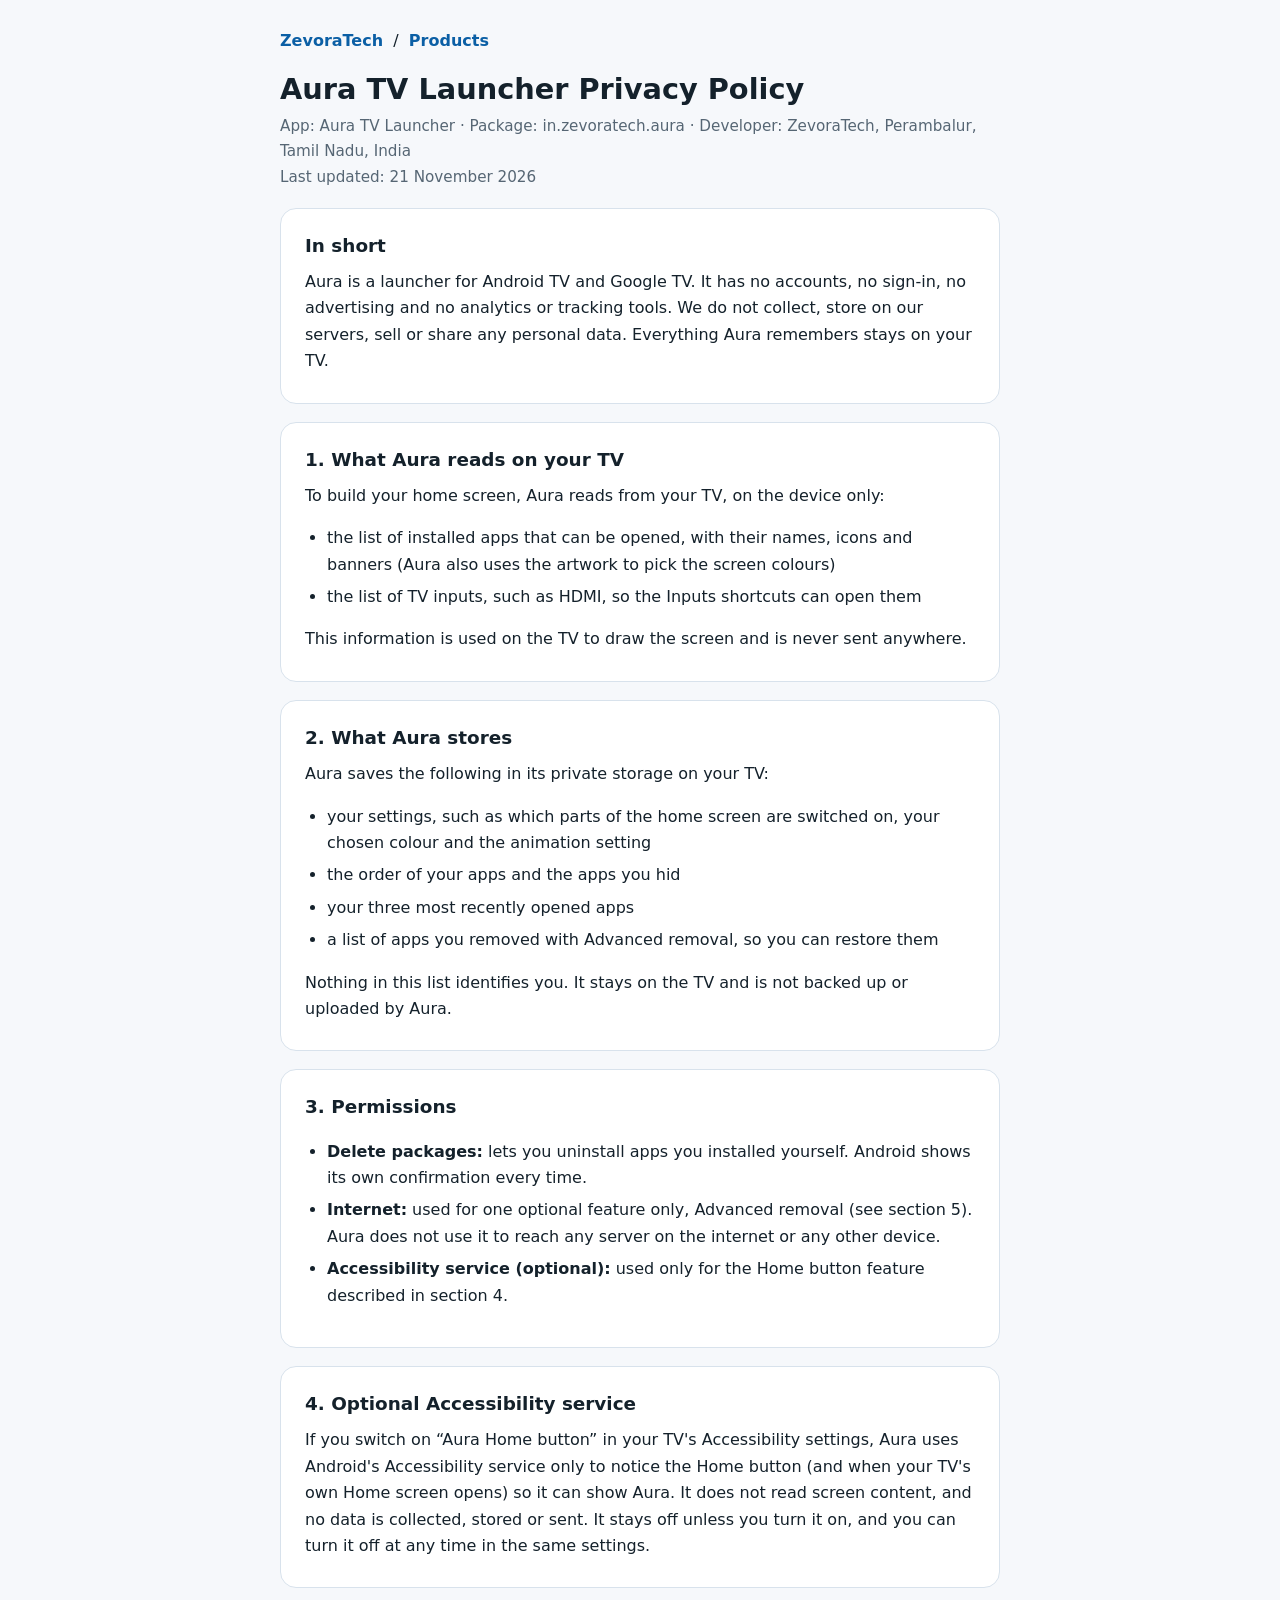
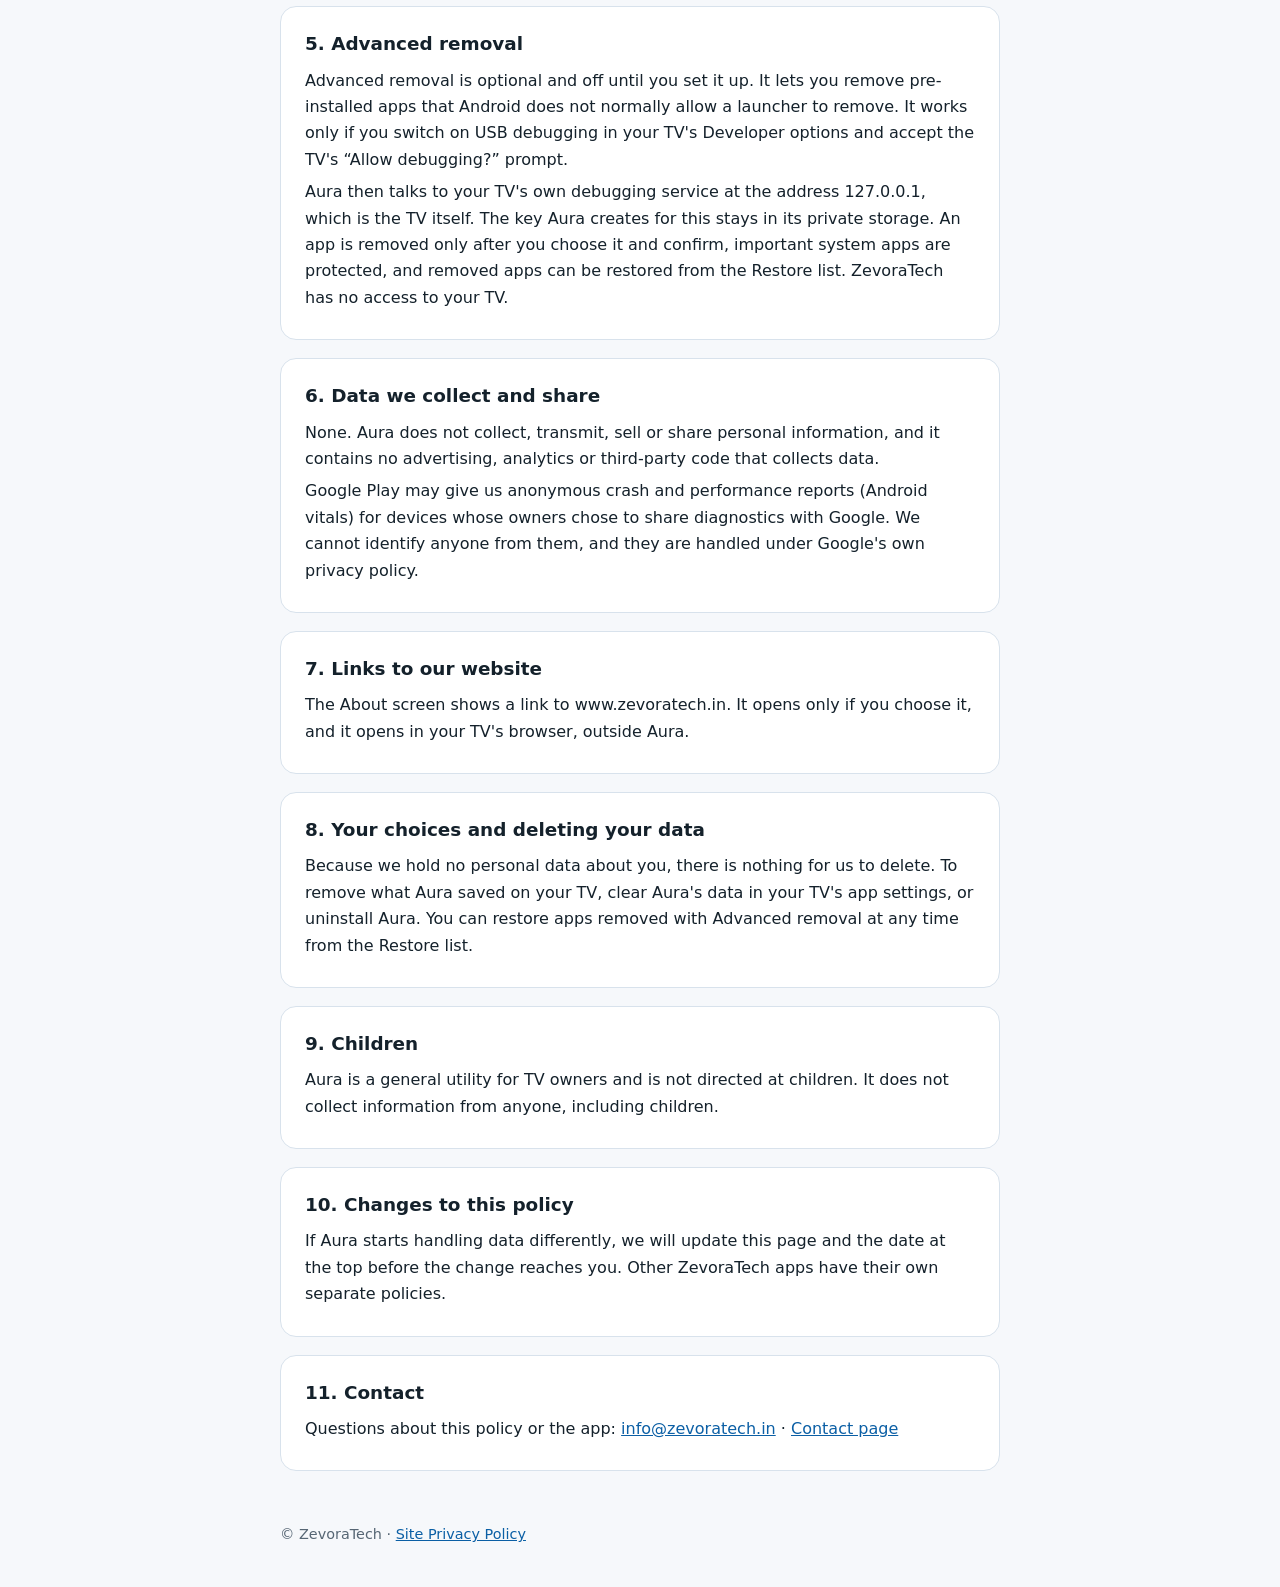
<file: privacy-policy-aura.html>
<!DOCTYPE html>
<html lang="en">
<head>
<meta charset="utf-8">
<meta name="viewport" content="width=device-width, initial-scale=1">
<title>Aura TV Launcher Privacy Policy — ZevoraTech</title>
<meta name="description" content="Privacy policy for Aura TV Launcher, a light Android TV and Google TV launcher by ZevoraTech. Aura collects no personal data.">
<link rel="canonical" href="https://www.zevoratech.in/privacy-policy-aura.html">
<style>
  :root { --bg:#f6f8fb; --card:#fff; --text:#14212b; --muted:#566674; --accent:#0b5fa5; --line:#d8e2ec; }
  @media (prefers-color-scheme: dark) {
    :root { --bg:#0e1620; --card:#17232f; --text:#e8eef4; --muted:#a3b2c0; --accent:#8cc4ff; --line:#2b3a48; }
  }
  * { box-sizing: border-box; }
  body { margin:0; background:var(--bg); color:var(--text); font:16px/1.65 system-ui,-apple-system,"Segoe UI",Roboto,sans-serif; }
  header, main, footer { max-width: 760px; margin: 0 auto; padding: 0 20px; }
  header { padding-top: 28px; }
  header a { color: var(--accent); text-decoration: none; font-weight: 600; }
  main { padding-bottom: 24px; }
  .card { background:var(--card); border:1px solid var(--line); border-radius:16px; padding:22px 24px; margin:18px 0; }
  h1 { font-size: 1.8rem; line-height:1.25; margin: 18px 0 4px; }
  h2 { font-size: 1.15rem; margin: 0 0 8px; }
  p, li { margin: 6px 0; }
  ul { padding-left: 22px; }
  .muted { color: var(--muted); font-size: .95rem; }
  a { color: var(--accent); }
  footer { padding: 10px 20px 40px; color: var(--muted); font-size: .9rem; }
</style>
</head>
<body>
<header><a href="index.html">ZevoraTech</a> &nbsp;/&nbsp; <a href="products.html">Products</a></header>
<main>
  <h1>Aura TV Launcher Privacy Policy</h1>
  <p class="muted">App: Aura TV Launcher · Package: in.zevoratech.aura · Developer: ZevoraTech, Perambalur, Tamil Nadu, India<br>Last updated: 21 November 2026</p>

  <div class="card">
    <h2>In short</h2>
    <p>Aura is a launcher for Android TV and Google TV. It has no accounts, no sign-in, no advertising and no analytics or tracking tools. We do not collect, store on our servers, sell or share any personal data. Everything Aura remembers stays on your TV.</p>
  </div>

  <div class="card">
    <h2>1. What Aura reads on your TV</h2>
    <p>To build your home screen, Aura reads from your TV, on the device only:</p>
    <ul>
      <li>the list of installed apps that can be opened, with their names, icons and banners (Aura also uses the artwork to pick the screen colours)</li>
      <li>the list of TV inputs, such as HDMI, so the Inputs shortcuts can open them</li>
    </ul>
    <p>This information is used on the TV to draw the screen and is never sent anywhere.</p>
  </div>

  <div class="card">
    <h2>2. What Aura stores</h2>
    <p>Aura saves the following in its private storage on your TV:</p>
    <ul>
      <li>your settings, such as which parts of the home screen are switched on, your chosen colour and the animation setting</li>
      <li>the order of your apps and the apps you hid</li>
      <li>your three most recently opened apps</li>
      <li>a list of apps you removed with Advanced removal, so you can restore them</li>
    </ul>
    <p>Nothing in this list identifies you. It stays on the TV and is not backed up or uploaded by Aura.</p>
  </div>

  <div class="card">
    <h2>3. Permissions</h2>
    <ul>
      <li><strong>Delete packages:</strong> lets you uninstall apps you installed yourself. Android shows its own confirmation every time.</li>
      <li><strong>Internet:</strong> used for one optional feature only, Advanced removal (see section 5). Aura does not use it to reach any server on the internet or any other device.</li>
      <li><strong>Accessibility service (optional):</strong> used only for the Home button feature described in section 4.</li>
    </ul>
  </div>

  <div class="card">
    <h2>4. Optional Accessibility service</h2>
    <p>If you switch on &ldquo;Aura Home button&rdquo; in your TV's Accessibility settings, Aura uses Android's Accessibility service only to notice the Home button (and when your TV's own Home screen opens) so it can show Aura. It does not read screen content, and no data is collected, stored or sent. It stays off unless you turn it on, and you can turn it off at any time in the same settings.</p>
  </div>

  <div class="card">
    <h2>5. Advanced removal</h2>
    <p>Advanced removal is optional and off until you set it up. It lets you remove pre-installed apps that Android does not normally allow a launcher to remove. It works only if you switch on USB debugging in your TV's Developer options and accept the TV's &ldquo;Allow debugging?&rdquo; prompt.</p>
    <p>Aura then talks to your TV's own debugging service at the address 127.0.0.1, which is the TV itself. The key Aura creates for this stays in its private storage. An app is removed only after you choose it and confirm, important system apps are protected, and removed apps can be restored from the Restore list. ZevoraTech has no access to your TV.</p>
  </div>

  <div class="card">
    <h2>6. Data we collect and share</h2>
    <p>None. Aura does not collect, transmit, sell or share personal information, and it contains no advertising, analytics or third-party code that collects data.</p>
    <p>Google Play may give us anonymous crash and performance reports (Android vitals) for devices whose owners chose to share diagnostics with Google. We cannot identify anyone from them, and they are handled under Google's own privacy policy.</p>
  </div>

  <div class="card">
    <h2>7. Links to our website</h2>
    <p>The About screen shows a link to www.zevoratech.in. It opens only if you choose it, and it opens in your TV's browser, outside Aura.</p>
  </div>

  <div class="card">
    <h2>8. Your choices and deleting your data</h2>
    <p>Because we hold no personal data about you, there is nothing for us to delete. To remove what Aura saved on your TV, clear Aura's data in your TV's app settings, or uninstall Aura. You can restore apps removed with Advanced removal at any time from the Restore list.</p>
  </div>

  <div class="card">
    <h2>9. Children</h2>
    <p>Aura is a general utility for TV owners and is not directed at children. It does not collect information from anyone, including children.</p>
  </div>

  <div class="card">
    <h2>10. Changes to this policy</h2>
    <p>If Aura starts handling data differently, we will update this page and the date at the top before the change reaches you. Other ZevoraTech apps have their own separate policies.</p>
  </div>

  <div class="card">
    <h2>11. Contact</h2>
    <p>Questions about this policy or the app: <a href="mailto:info@zevoratech.in">info@zevoratech.in</a> · <a href="contact.html">Contact page</a></p>
  </div>
</main>
<footer>© ZevoraTech · <a href="privacy-policy.html">Site Privacy Policy</a></footer>
</body>
</html>
</file>
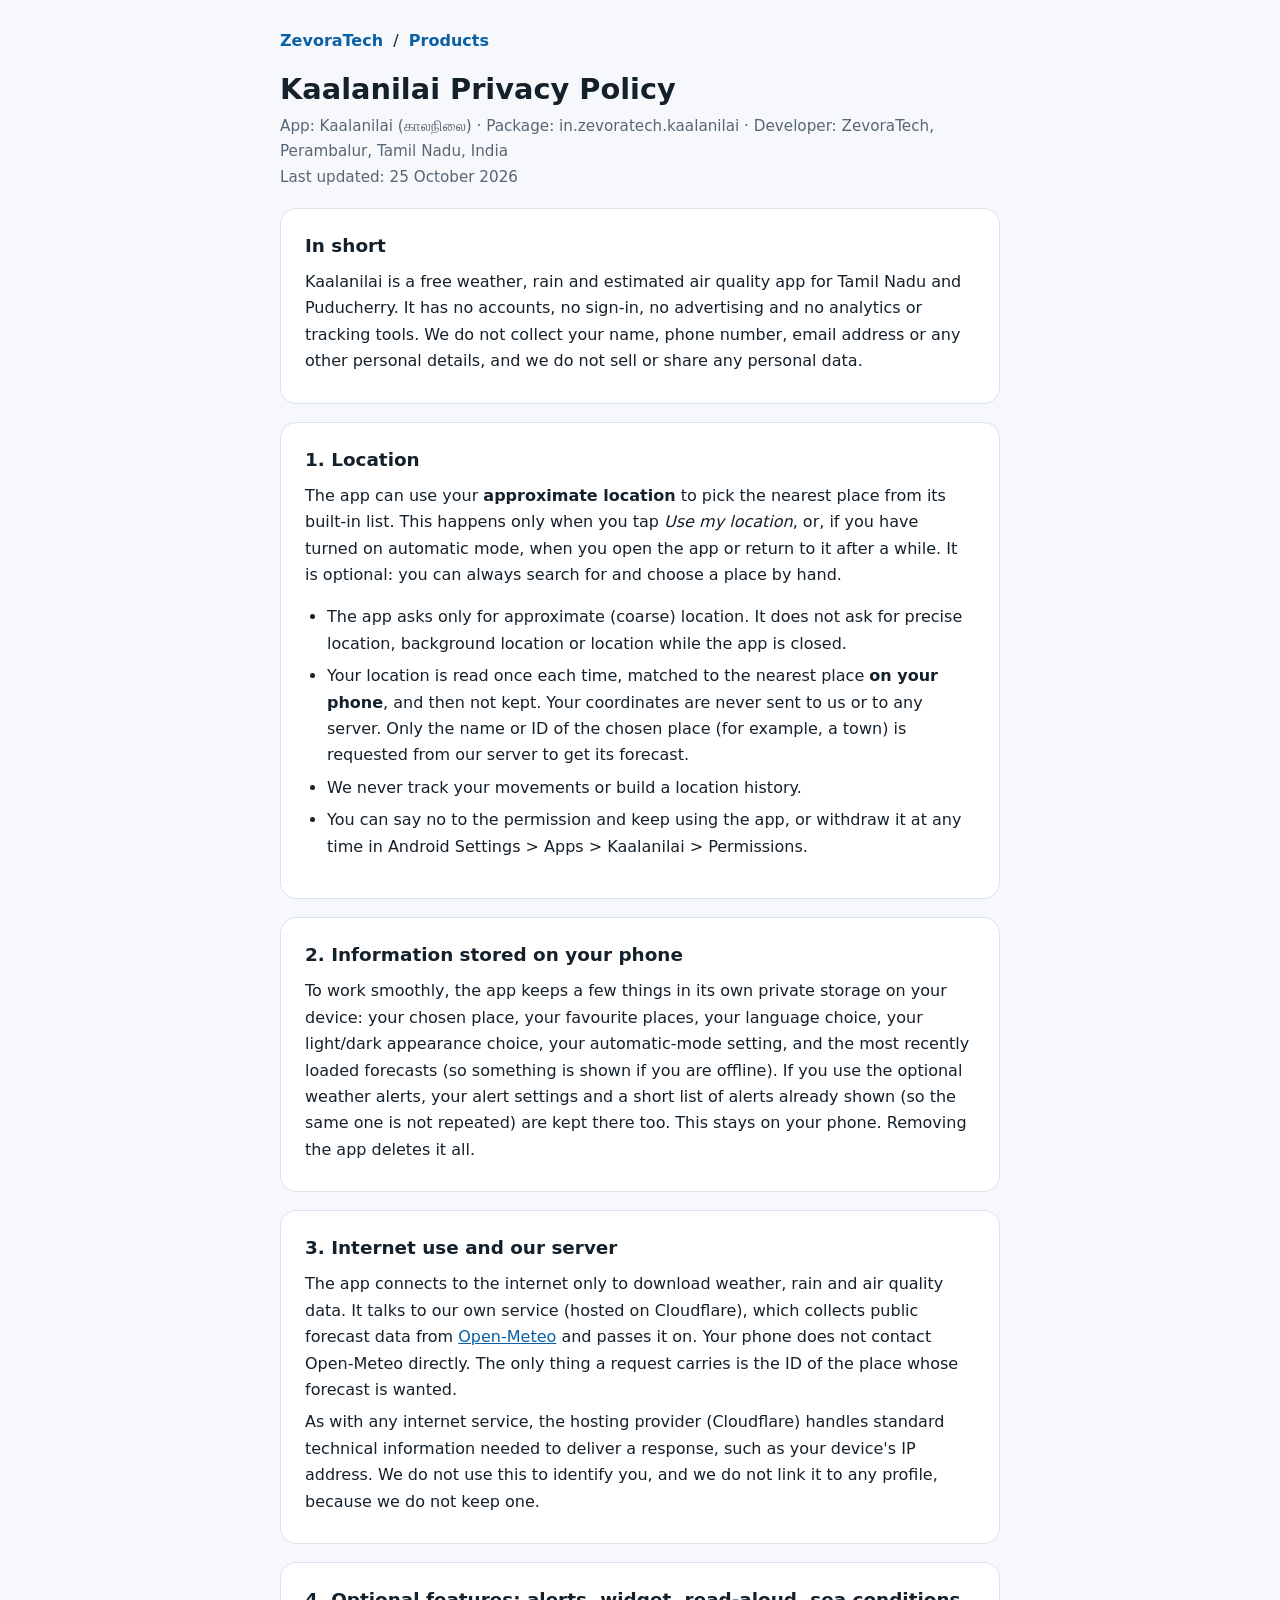
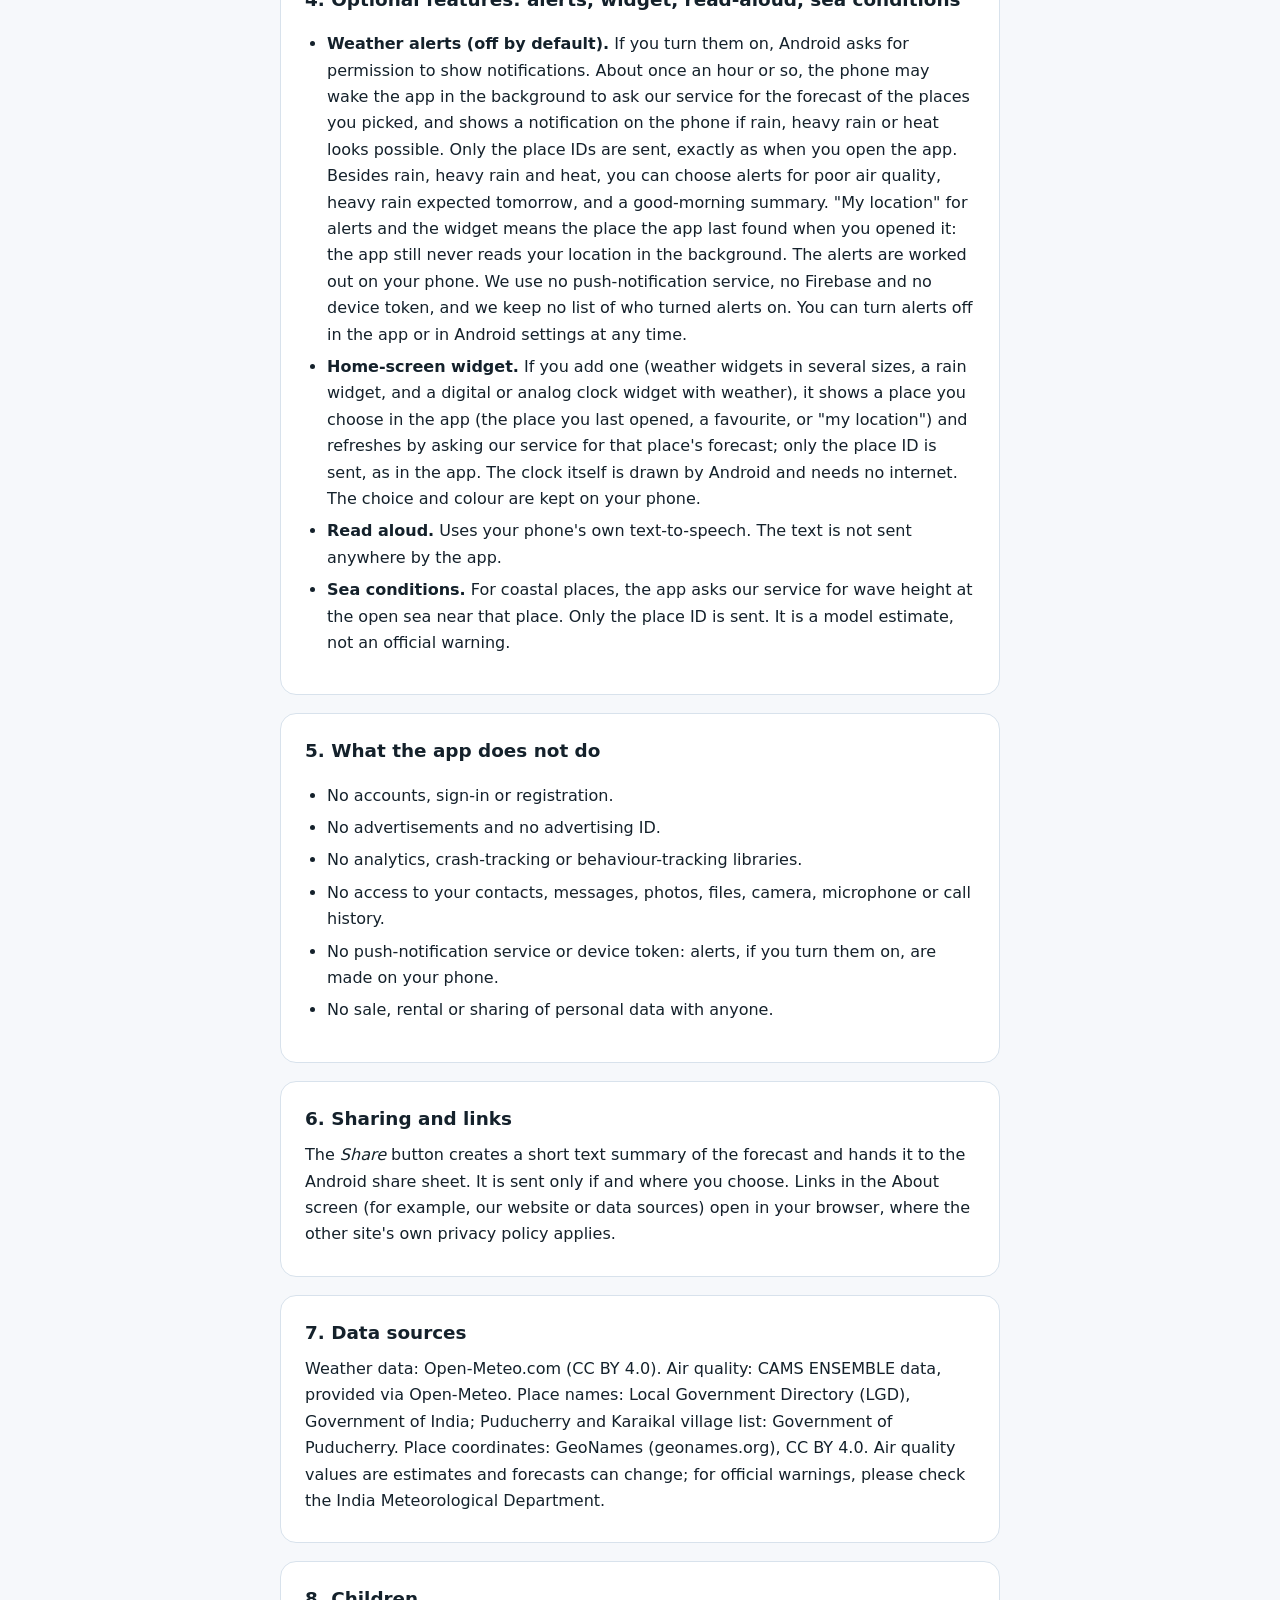
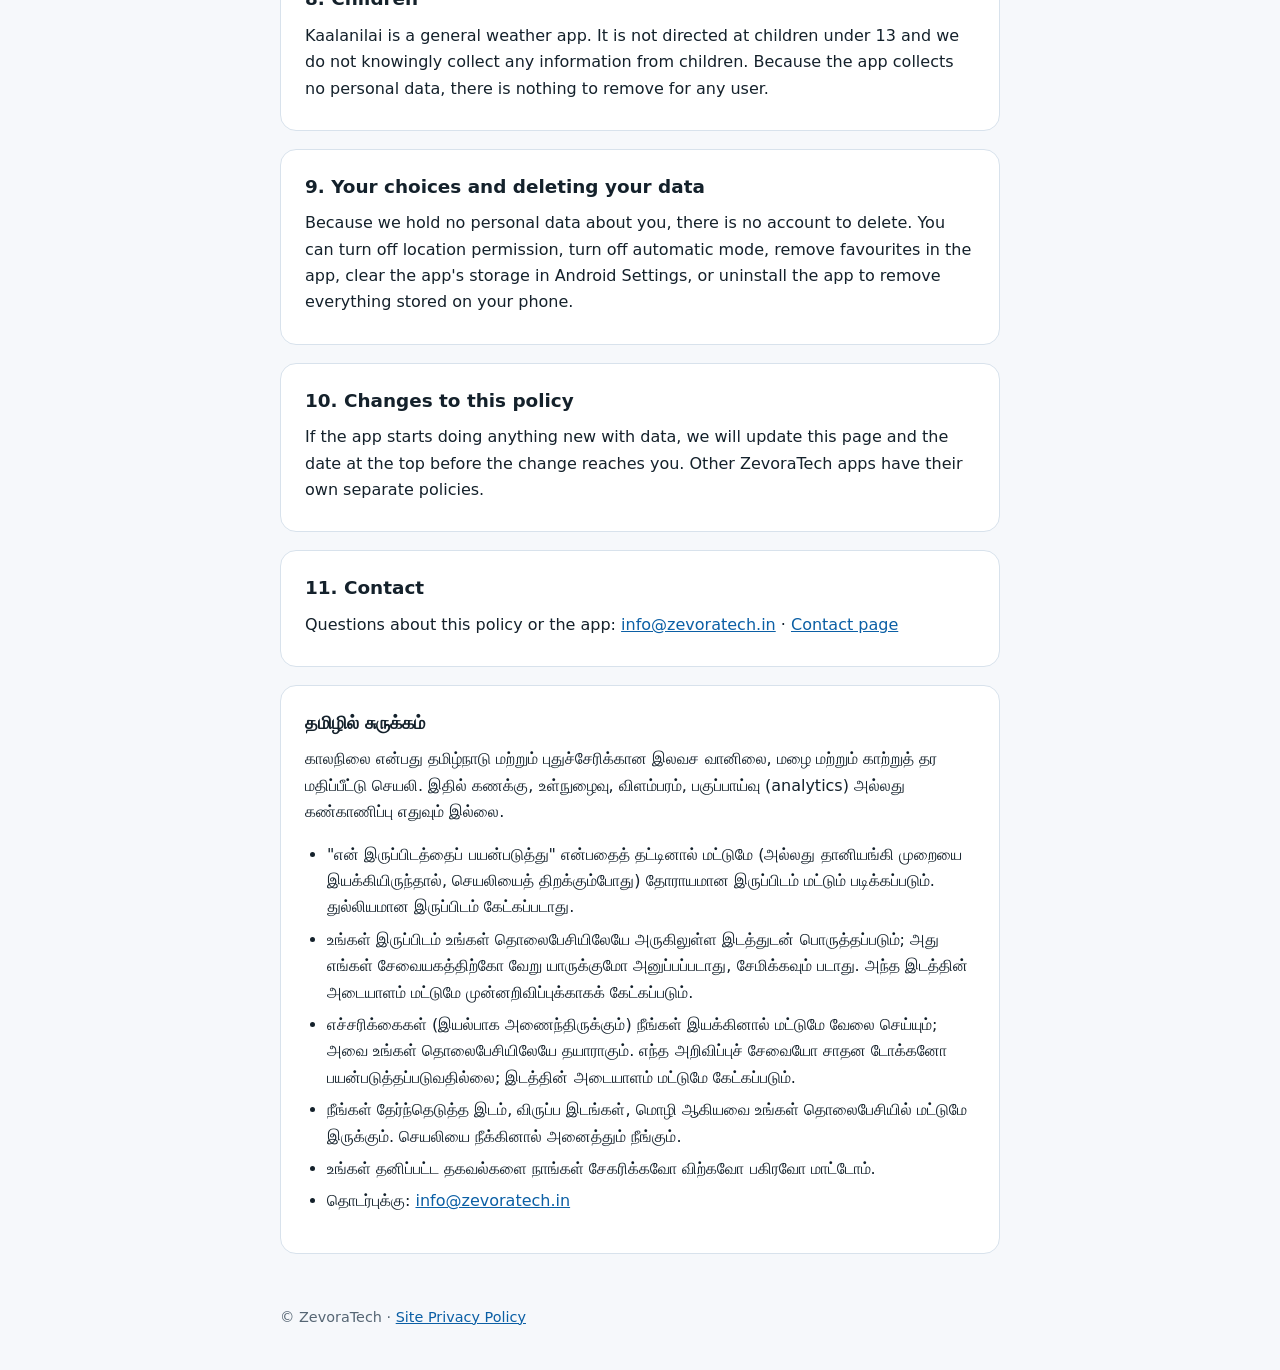
<file: privacy-policy-kaalanilai.html>
<!DOCTYPE html>
<html lang="en">
<head>
<meta charset="utf-8">
<meta name="viewport" content="width=device-width, initial-scale=1">
<title>Kaalanilai Privacy Policy — ZevoraTech</title>
<meta name="description" content="Privacy policy for Kaalanilai (காலநிலை), the free weather, rain and air quality app for Tamil Nadu and Puducherry by ZevoraTech.">
<link rel="canonical" href="https://www.zevoratech.in/privacy-policy-kaalanilai.html">
<style>
  :root { --bg:#f6f8fb; --card:#fff; --text:#14212b; --muted:#566674; --accent:#0b5fa5; --line:#d8e2ec; }
  @media (prefers-color-scheme: dark) {
    :root { --bg:#0e1620; --card:#17232f; --text:#e8eef4; --muted:#a3b2c0; --accent:#8cc4ff; --line:#2b3a48; }
  }
  * { box-sizing: border-box; }
  body { margin:0; background:var(--bg); color:var(--text); font:16px/1.65 system-ui,-apple-system,"Segoe UI",Roboto,"Noto Sans Tamil",sans-serif; }
  header, main, footer { max-width: 760px; margin: 0 auto; padding: 0 20px; }
  header { padding-top: 28px; }
  header a { color: var(--accent); text-decoration: none; font-weight: 600; }
  main { padding-bottom: 24px; }
  .card { background:var(--card); border:1px solid var(--line); border-radius:16px; padding:22px 24px; margin:18px 0; }
  h1 { font-size: 1.8rem; line-height:1.25; margin: 18px 0 4px; }
  h2 { font-size: 1.15rem; margin: 0 0 8px; }
  p, li { margin: 6px 0; }
  ul { padding-left: 22px; }
  .muted { color: var(--muted); font-size: .95rem; }
  a { color: var(--accent); }
  footer { padding: 10px 20px 40px; color: var(--muted); font-size: .9rem; }
</style>
</head>
<body>
<header><a href="index.html">ZevoraTech</a> &nbsp;/&nbsp; <a href="products.html">Products</a></header>
<main>
  <h1>Kaalanilai Privacy Policy</h1>
  <p class="muted">App: Kaalanilai (காலநிலை) · Package: in.zevoratech.kaalanilai · Developer: ZevoraTech, Perambalur, Tamil Nadu, India<br>Last updated: 25 October 2026</p>

  <div class="card">
    <h2>In short</h2>
    <p>Kaalanilai is a free weather, rain and estimated air quality app for Tamil Nadu and Puducherry. It has no accounts, no sign-in, no advertising and no analytics or tracking tools. We do not collect your name, phone number, email address or any other personal details, and we do not sell or share any personal data.</p>
  </div>

  <div class="card">
    <h2>1. Location</h2>
    <p>The app can use your <strong>approximate location</strong> to pick the nearest place from its built-in list. This happens only when you tap <em>Use my location</em>, or, if you have turned on automatic mode, when you open the app or return to it after a while. It is optional: you can always search for and choose a place by hand.</p>
    <ul>
      <li>The app asks only for approximate (coarse) location. It does not ask for precise location, background location or location while the app is closed.</li>
      <li>Your location is read once each time, matched to the nearest place <strong>on your phone</strong>, and then not kept. Your coordinates are never sent to us or to any server. Only the name or ID of the chosen place (for example, a town) is requested from our server to get its forecast.</li>
      <li>We never track your movements or build a location history.</li>
      <li>You can say no to the permission and keep using the app, or withdraw it at any time in Android Settings &gt; Apps &gt; Kaalanilai &gt; Permissions.</li>
    </ul>
  </div>

  <div class="card">
    <h2>2. Information stored on your phone</h2>
    <p>To work smoothly, the app keeps a few things in its own private storage on your device: your chosen place, your favourite places, your language choice, your light/dark appearance choice, your automatic-mode setting, and the most recently loaded forecasts (so something is shown if you are offline). If you use the optional weather alerts, your alert settings and a short list of alerts already shown (so the same one is not repeated) are kept there too. This stays on your phone. Removing the app deletes it all.</p>
  </div>

  <div class="card">
    <h2>3. Internet use and our server</h2>
    <p>The app connects to the internet only to download weather, rain and air quality data. It talks to our own service (hosted on Cloudflare), which collects public forecast data from <a href="https://open-meteo.com">Open-Meteo</a> and passes it on. Your phone does not contact Open-Meteo directly. The only thing a request carries is the ID of the place whose forecast is wanted.</p>
    <p>As with any internet service, the hosting provider (Cloudflare) handles standard technical information needed to deliver a response, such as your device's IP address. We do not use this to identify you, and we do not link it to any profile, because we do not keep one.</p>
  </div>

  <div class="card">
    <h2>4. Optional features: alerts, widget, read-aloud, sea conditions</h2>
    <ul>
      <li><strong>Weather alerts (off by default).</strong> If you turn them on, Android asks for permission to show notifications. About once an hour or so, the phone may wake the app in the background to ask our service for the forecast of the places you picked, and shows a notification on the phone if rain, heavy rain or heat looks possible. Only the place IDs are sent, exactly as when you open the app. Besides rain, heavy rain and heat, you can choose alerts for poor air quality, heavy rain expected tomorrow, and a good-morning summary. "My location" for alerts and the widget means the place the app last found when you opened it: the app still never reads your location in the background. The alerts are worked out on your phone. We use no push-notification service, no Firebase and no device token, and we keep no list of who turned alerts on. You can turn alerts off in the app or in Android settings at any time.</li>
      <li><strong>Home-screen widget.</strong> If you add one (weather widgets in several sizes, a rain widget, and a digital or analog clock widget with weather), it shows a place you choose in the app (the place you last opened, a favourite, or "my location") and refreshes by asking our service for that place's forecast; only the place ID is sent, as in the app. The clock itself is drawn by Android and needs no internet. The choice and colour are kept on your phone.</li>
      <li><strong>Read aloud.</strong> Uses your phone's own text-to-speech. The text is not sent anywhere by the app.</li>
      <li><strong>Sea conditions.</strong> For coastal places, the app asks our service for wave height at the open sea near that place. Only the place ID is sent. It is a model estimate, not an official warning.</li>
    </ul>
  </div>

  <div class="card">
    <h2>5. What the app does not do</h2>
    <ul>
      <li>No accounts, sign-in or registration.</li>
      <li>No advertisements and no advertising ID.</li>
      <li>No analytics, crash-tracking or behaviour-tracking libraries.</li>
      <li>No access to your contacts, messages, photos, files, camera, microphone or call history.</li>
      <li>No push-notification service or device token: alerts, if you turn them on, are made on your phone.</li>
      <li>No sale, rental or sharing of personal data with anyone.</li>
    </ul>
  </div>

  <div class="card">
    <h2>6. Sharing and links</h2>
    <p>The <em>Share</em> button creates a short text summary of the forecast and hands it to the Android share sheet. It is sent only if and where you choose. Links in the About screen (for example, our website or data sources) open in your browser, where the other site's own privacy policy applies.</p>
  </div>

  <div class="card">
    <h2>7. Data sources</h2>
    <p>Weather data: Open-Meteo.com (CC BY 4.0). Air quality: CAMS ENSEMBLE data, provided via Open-Meteo. Place names: Local Government Directory (LGD), Government of India; Puducherry and Karaikal village list: Government of Puducherry. Place coordinates: GeoNames (geonames.org), CC BY 4.0. Air quality values are estimates and forecasts can change; for official warnings, please check the India Meteorological Department.</p>
  </div>

  <div class="card">
    <h2>8. Children</h2>
    <p>Kaalanilai is a general weather app. It is not directed at children under 13 and we do not knowingly collect any information from children. Because the app collects no personal data, there is nothing to remove for any user.</p>
  </div>

  <div class="card">
    <h2>9. Your choices and deleting your data</h2>
    <p>Because we hold no personal data about you, there is no account to delete. You can turn off location permission, turn off automatic mode, remove favourites in the app, clear the app's storage in Android Settings, or uninstall the app to remove everything stored on your phone.</p>
  </div>

  <div class="card">
    <h2>10. Changes to this policy</h2>
    <p>If the app starts doing anything new with data, we will update this page and the date at the top before the change reaches you. Other ZevoraTech apps have their own separate policies.</p>
  </div>

  <div class="card">
    <h2>11. Contact</h2>
    <p>Questions about this policy or the app: <a href="mailto:info@zevoratech.in">info@zevoratech.in</a> · <a href="contact.html">Contact page</a></p>
  </div>

  <div class="card" lang="ta">
    <h2>தமிழில் சுருக்கம்</h2>
    <p>காலநிலை என்பது தமிழ்நாடு மற்றும் புதுச்சேரிக்கான இலவச வானிலை, மழை மற்றும் காற்றுத் தர மதிப்பீட்டு செயலி. இதில் கணக்கு, உள்நுழைவு, விளம்பரம், பகுப்பாய்வு (analytics) அல்லது கண்காணிப்பு எதுவும் இல்லை.</p>
    <ul>
      <li>"என் இருப்பிடத்தைப் பயன்படுத்து" என்பதைத் தட்டினால் மட்டுமே (அல்லது தானியங்கி முறையை இயக்கியிருந்தால், செயலியைத் திறக்கும்போது) தோராயமான இருப்பிடம் மட்டும் படிக்கப்படும். துல்லியமான இருப்பிடம் கேட்கப்படாது.</li>
      <li>உங்கள் இருப்பிடம் உங்கள் தொலைபேசியிலேயே அருகிலுள்ள இடத்துடன் பொருத்தப்படும்; அது எங்கள் சேவையகத்திற்கோ வேறு யாருக்குமோ அனுப்பப்படாது, சேமிக்கவும் படாது. அந்த இடத்தின் அடையாளம் மட்டுமே முன்னறிவிப்புக்காகக் கேட்கப்படும்.</li>
      <li>எச்சரிக்கைகள் (இயல்பாக அணைந்திருக்கும்) நீங்கள் இயக்கினால் மட்டுமே வேலை செய்யும்; அவை உங்கள் தொலைபேசியிலேயே தயாராகும். எந்த அறிவிப்புச் சேவையோ சாதன டோக்கனோ பயன்படுத்தப்படுவதில்லை; இடத்தின் அடையாளம் மட்டுமே கேட்கப்படும்.</li>
      <li>நீங்கள் தேர்ந்தெடுத்த இடம், விருப்ப இடங்கள், மொழி ஆகியவை உங்கள் தொலைபேசியில் மட்டுமே இருக்கும். செயலியை நீக்கினால் அனைத்தும் நீங்கும்.</li>
      <li>உங்கள் தனிப்பட்ட தகவல்களை நாங்கள் சேகரிக்கவோ விற்கவோ பகிரவோ மாட்டோம்.</li>
      <li>தொடர்புக்கு: <a href="mailto:info@zevoratech.in">info@zevoratech.in</a></li>
    </ul>
  </div>
</main>
<footer>© ZevoraTech · <a href="privacy-policy.html">Site Privacy Policy</a></footer>
</body>
</html>
</file>
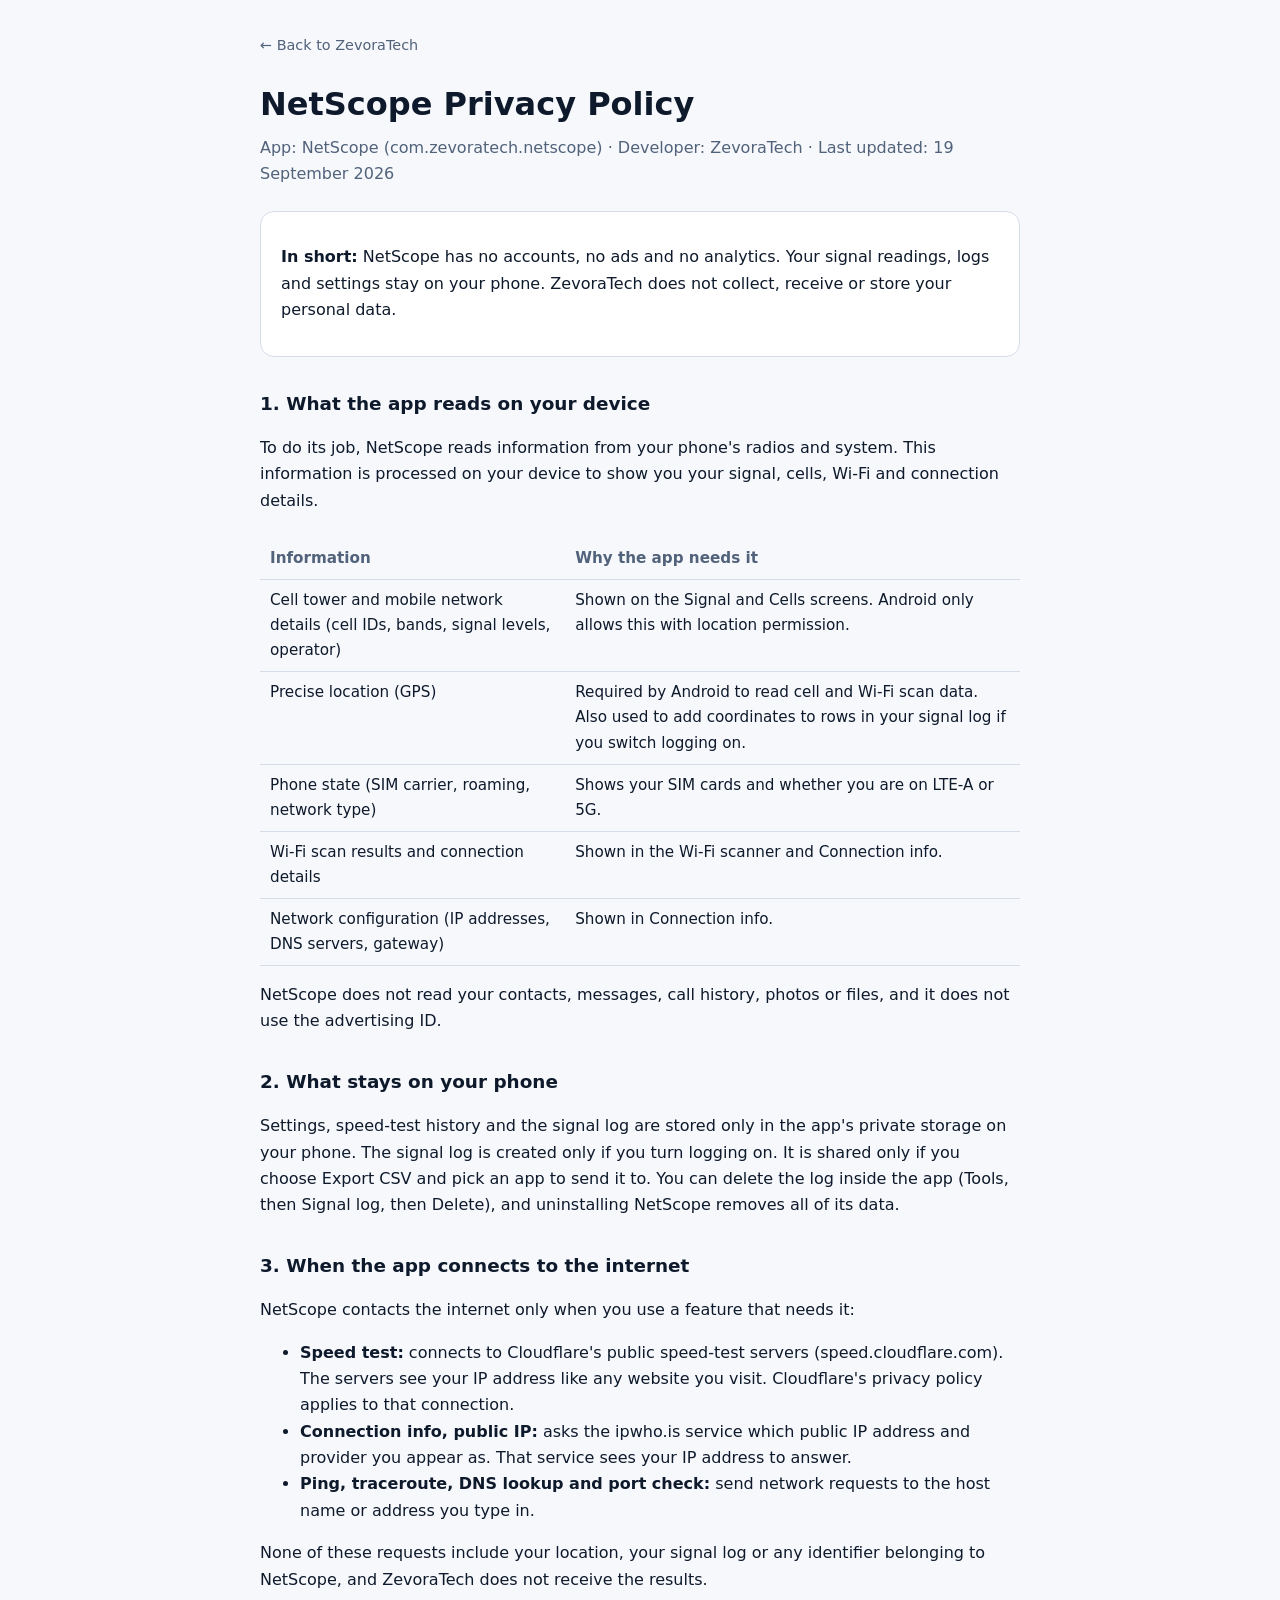
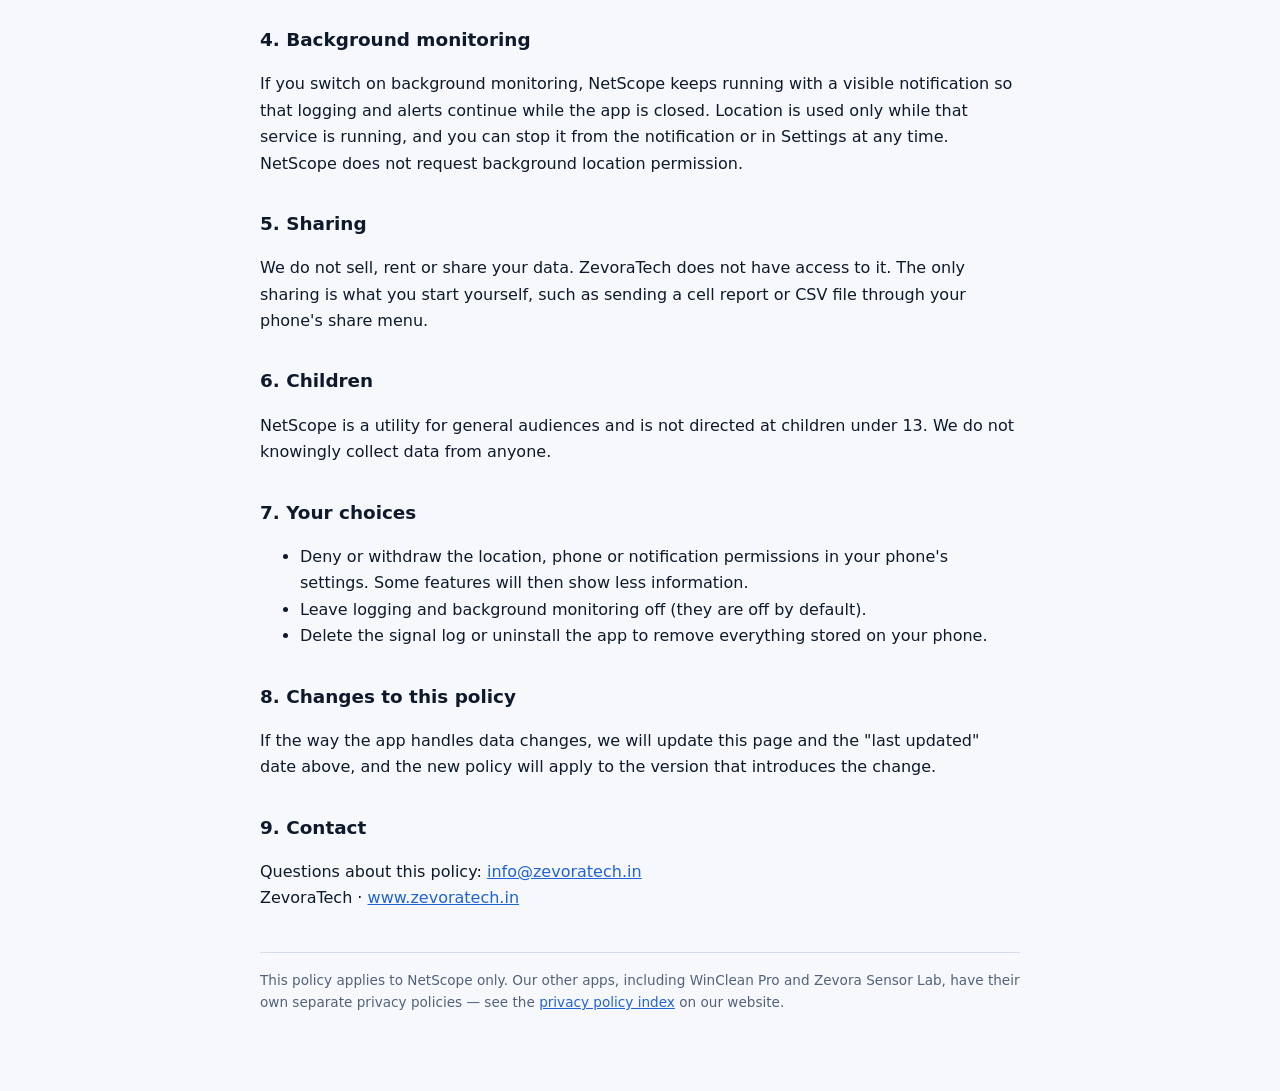
<file: privacy-policy-netscope.html>
<!DOCTYPE html>
<html lang="en">
<head>
<meta charset="utf-8">
<meta name="viewport" content="width=device-width, initial-scale=1">
<title>NetScope Privacy Policy — ZevoraTech</title>
<style>
  :root { --bg:#f6f8fc; --fg:#0e1a2b; --muted:#51627a; --card:#fff; --line:#d5dde9; --accent:#1f63d6; }
  @media (prefers-color-scheme: dark) {
    :root { --bg:#0b1522; --fg:#e6edf7; --muted:#9fb0c7; --card:#111e2e; --line:#243447; --accent:#4c9aff; }
  }
  body { margin:0; background:var(--bg); color:var(--fg); font:16px/1.65 system-ui,-apple-system,"Segoe UI",Roboto,sans-serif; }
  main { max-width:760px; margin:0 auto; padding:32px 20px 64px; }
  h1 { font-size:2rem; margin:0 0 4px; }
  h2 { font-size:1.15rem; margin:32px 0 8px; }
  p, li { color:var(--fg); }
  .meta { color:var(--muted); margin:0 0 24px; }
  a { color:var(--accent); }
  .card { background:var(--card); border:1px solid var(--line); border-radius:14px; padding:16px 20px; }
  table { width:100%; border-collapse:collapse; margin-top:8px; }
  th, td { text-align:left; padding:8px 10px; border-bottom:1px solid var(--line); vertical-align:top; font-size:.95rem; }
  th { color:var(--muted); font-weight:600; }
  .wrap { overflow-x:auto; }
  .back { display:inline-block; margin-bottom:20px; color:var(--muted); text-decoration:none; font-size:.9rem; }
  .back:hover { color:var(--accent); }
  .foot-note { color:var(--muted); font-size:.85rem; margin-top:40px; border-top:1px solid var(--line); padding-top:16px; }
</style>
</head>
<body>
<main>
  <a class="back" href="products.html">&larr; Back to ZevoraTech</a>
  <h1>NetScope Privacy Policy</h1>
  <p class="meta">App: NetScope (com.zevoratech.netscope) · Developer: ZevoraTech · Last updated: 19 September 2026</p>

  <div class="card">
    <p><strong>In short:</strong> NetScope has no accounts, no ads and no analytics. Your signal readings, logs and settings stay on your phone. ZevoraTech does not collect, receive or store your personal data.</p>
  </div>

  <h2>1. What the app reads on your device</h2>
  <p>To do its job, NetScope reads information from your phone's radios and system. This information is processed on your device to show you your signal, cells, Wi-Fi and connection details.</p>
  <div class="wrap">
  <table>
    <tr><th>Information</th><th>Why the app needs it</th></tr>
    <tr><td>Cell tower and mobile network details (cell IDs, bands, signal levels, operator)</td><td>Shown on the Signal and Cells screens. Android only allows this with location permission.</td></tr>
    <tr><td>Precise location (GPS)</td><td>Required by Android to read cell and Wi-Fi scan data. Also used to add coordinates to rows in your signal log if you switch logging on.</td></tr>
    <tr><td>Phone state (SIM carrier, roaming, network type)</td><td>Shows your SIM cards and whether you are on LTE-A or 5G.</td></tr>
    <tr><td>Wi-Fi scan results and connection details</td><td>Shown in the Wi-Fi scanner and Connection info.</td></tr>
    <tr><td>Network configuration (IP addresses, DNS servers, gateway)</td><td>Shown in Connection info.</td></tr>
  </table>
  </div>
  <p>NetScope does not read your contacts, messages, call history, photos or files, and it does not use the advertising ID.</p>

  <h2>2. What stays on your phone</h2>
  <p>Settings, speed-test history and the signal log are stored only in the app's private storage on your phone. The signal log is created only if you turn logging on. It is shared only if you choose Export CSV and pick an app to send it to. You can delete the log inside the app (Tools, then Signal log, then Delete), and uninstalling NetScope removes all of its data.</p>

  <h2>3. When the app connects to the internet</h2>
  <p>NetScope contacts the internet only when you use a feature that needs it:</p>
  <ul>
    <li><strong>Speed test:</strong> connects to Cloudflare's public speed-test servers (speed.cloudflare.com). The servers see your IP address like any website you visit. Cloudflare's privacy policy applies to that connection.</li>
    <li><strong>Connection info, public IP:</strong> asks the ipwho.is service which public IP address and provider you appear as. That service sees your IP address to answer.</li>
    <li><strong>Ping, traceroute, DNS lookup and port check:</strong> send network requests to the host name or address you type in.</li>
  </ul>
  <p>None of these requests include your location, your signal log or any identifier belonging to NetScope, and ZevoraTech does not receive the results.</p>

  <h2>4. Background monitoring</h2>
  <p>If you switch on background monitoring, NetScope keeps running with a visible notification so that logging and alerts continue while the app is closed. Location is used only while that service is running, and you can stop it from the notification or in Settings at any time. NetScope does not request background location permission.</p>

  <h2>5. Sharing</h2>
  <p>We do not sell, rent or share your data. ZevoraTech does not have access to it. The only sharing is what you start yourself, such as sending a cell report or CSV file through your phone's share menu.</p>

  <h2>6. Children</h2>
  <p>NetScope is a utility for general audiences and is not directed at children under 13. We do not knowingly collect data from anyone.</p>

  <h2>7. Your choices</h2>
  <ul>
    <li>Deny or withdraw the location, phone or notification permissions in your phone's settings. Some features will then show less information.</li>
    <li>Leave logging and background monitoring off (they are off by default).</li>
    <li>Delete the signal log or uninstall the app to remove everything stored on your phone.</li>
  </ul>

  <h2>8. Changes to this policy</h2>
  <p>If the way the app handles data changes, we will update this page and the "last updated" date above, and the new policy will apply to the version that introduces the change.</p>

  <h2>9. Contact</h2>
  <p>Questions about this policy: <a href="mailto:info@zevoratech.in">info@zevoratech.in</a><br>
  ZevoraTech · <a href="https://www.zevoratech.in">www.zevoratech.in</a></p>

  <p class="foot-note">This policy applies to NetScope only. Our other apps, including WinClean Pro and Zevora Sensor Lab, have their own separate privacy policies — see the <a href="privacy-policy.html">privacy policy index</a> on our website.</p>
</main>
</body>
</html>
</file>
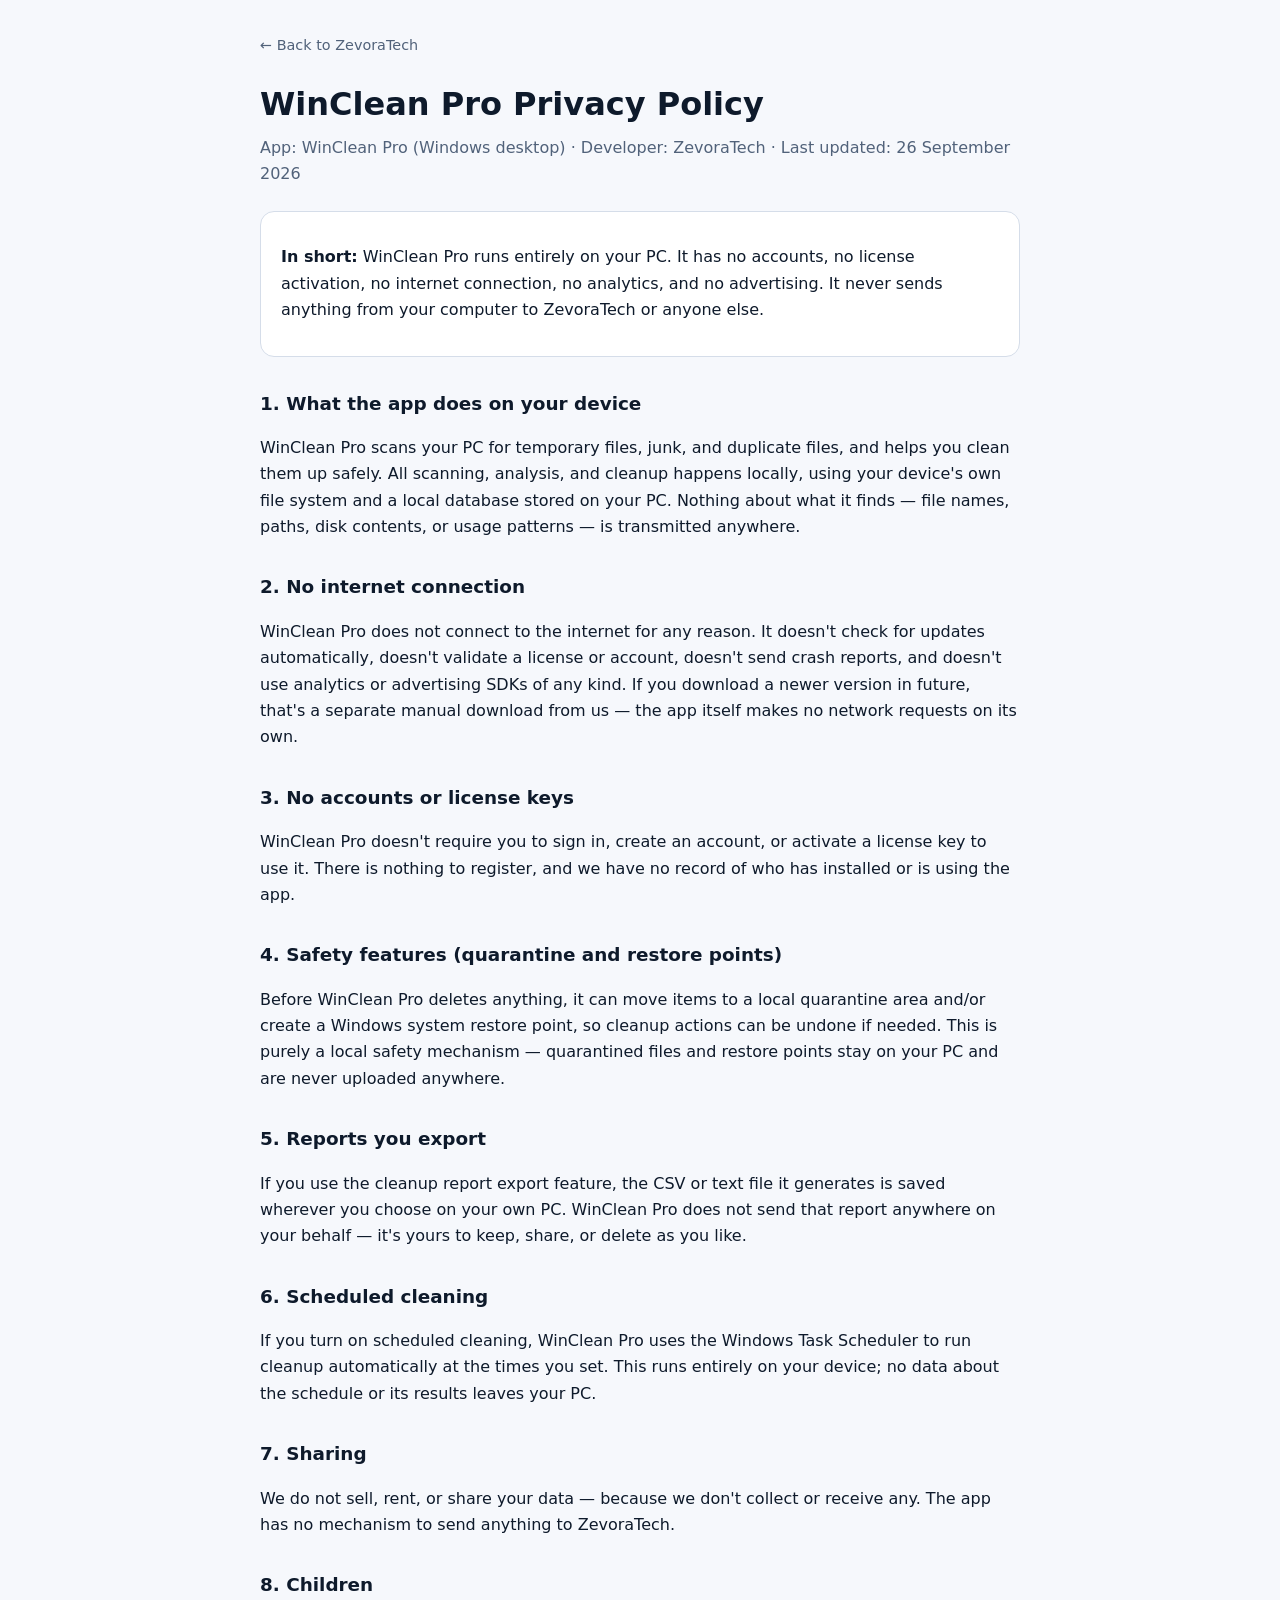
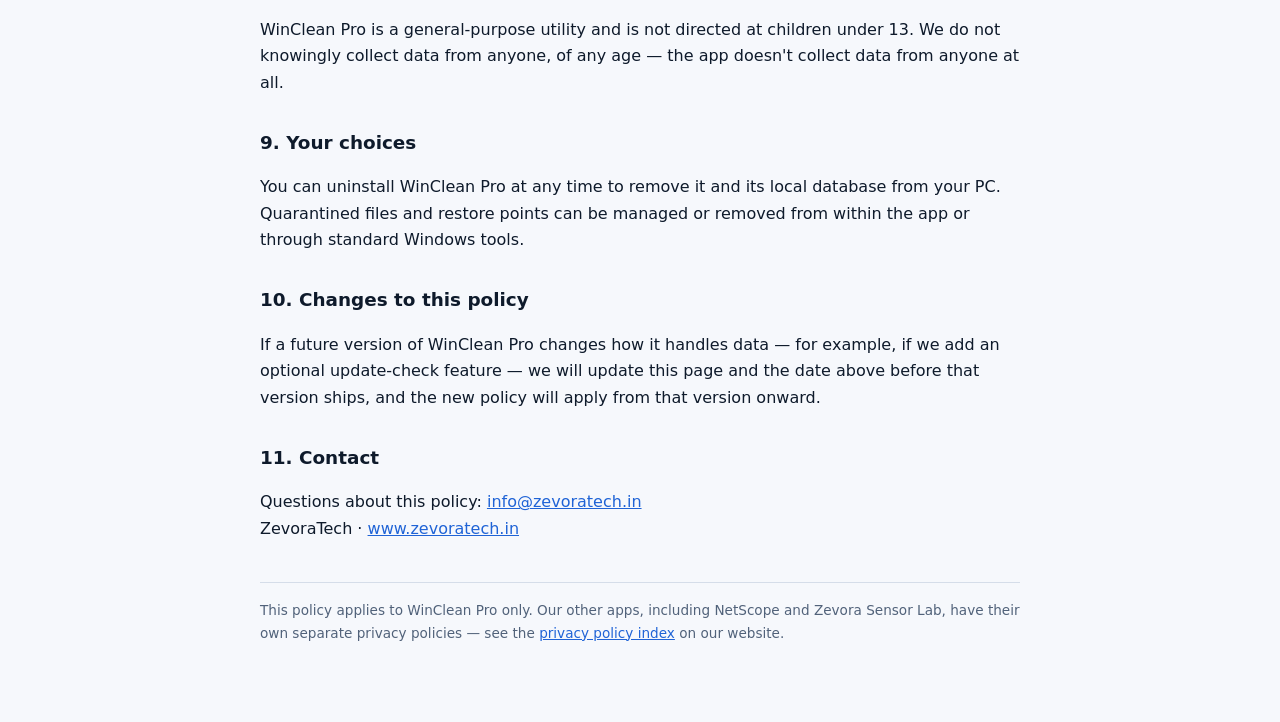
<file: privacy-policy-winclean.html>
<!doctype html>
<html lang="en">
<head>
<meta charset="utf-8">
<meta name="viewport" content="width=device-width, initial-scale=1">
<title>WinClean Pro Privacy Policy — ZevoraTech</title>
<style>
  :root { --bg:#f6f8fc; --fg:#0e1a2b; --muted:#51627a; --card:#fff; --line:#d5dde9; --accent:#1f63d6; }
  @media (prefers-color-scheme: dark) {
    :root { --bg:#0b1522; --fg:#e6edf7; --muted:#9fb0c7; --card:#111e2e; --line:#243447; --accent:#4c9aff; }
  }
  body { margin:0; background:var(--bg); color:var(--fg); font:16px/1.65 system-ui,-apple-system,"Segoe UI",Roboto,sans-serif; }
  main { max-width:760px; margin:0 auto; padding:32px 20px 64px; }
  h1 { font-size:2rem; margin:0 0 4px; }
  h2 { font-size:1.15rem; margin:32px 0 8px; }
  p, li { color:var(--fg); }
  .meta { color:var(--muted); margin:0 0 24px; }
  a { color:var(--accent); }
  .card { background:var(--card); border:1px solid var(--line); border-radius:14px; padding:16px 20px; }
  table { width:100%; border-collapse:collapse; margin-top:8px; }
  th, td { text-align:left; padding:8px 10px; border-bottom:1px solid var(--line); vertical-align:top; font-size:.95rem; }
  th { color:var(--muted); font-weight:600; }
  .wrap { overflow-x:auto; }
  .back { display:inline-block; margin-bottom:20px; color:var(--muted); text-decoration:none; font-size:.9rem; }
  .back:hover { color:var(--accent); }
  .foot-note { color:var(--muted); font-size:.85rem; margin-top:40px; border-top:1px solid var(--line); padding-top:16px; }
</style>
</head>
<body>
<main>
  <a class="back" href="products.html">&larr; Back to ZevoraTech</a>
  <h1>WinClean Pro Privacy Policy</h1>
  <p class="meta">App: WinClean Pro (Windows desktop) · Developer: ZevoraTech · Last updated: 26 September 2026</p>

  <div class="card">
    <p><strong>In short:</strong> WinClean Pro runs entirely on your PC. It has no accounts, no license activation, no internet connection, no analytics, and no advertising. It never sends anything from your computer to ZevoraTech or anyone else.</p>
  </div>

  <h2>1. What the app does on your device</h2>
  <p>WinClean Pro scans your PC for temporary files, junk, and duplicate files, and helps you clean them up safely. All scanning, analysis, and cleanup happens locally, using your device's own file system and a local database stored on your PC. Nothing about what it finds — file names, paths, disk contents, or usage patterns — is transmitted anywhere.</p>

  <h2>2. No internet connection</h2>
  <p>WinClean Pro does not connect to the internet for any reason. It doesn't check for updates automatically, doesn't validate a license or account, doesn't send crash reports, and doesn't use analytics or advertising SDKs of any kind. If you download a newer version in future, that's a separate manual download from us — the app itself makes no network requests on its own.</p>

  <h2>3. No accounts or license keys</h2>
  <p>WinClean Pro doesn't require you to sign in, create an account, or activate a license key to use it. There is nothing to register, and we have no record of who has installed or is using the app.</p>

  <h2>4. Safety features (quarantine and restore points)</h2>
  <p>Before WinClean Pro deletes anything, it can move items to a local quarantine area and/or create a Windows system restore point, so cleanup actions can be undone if needed. This is purely a local safety mechanism — quarantined files and restore points stay on your PC and are never uploaded anywhere.</p>

  <h2>5. Reports you export</h2>
  <p>If you use the cleanup report export feature, the CSV or text file it generates is saved wherever you choose on your own PC. WinClean Pro does not send that report anywhere on your behalf — it's yours to keep, share, or delete as you like.</p>

  <h2>6. Scheduled cleaning</h2>
  <p>If you turn on scheduled cleaning, WinClean Pro uses the Windows Task Scheduler to run cleanup automatically at the times you set. This runs entirely on your device; no data about the schedule or its results leaves your PC.</p>

  <h2>7. Sharing</h2>
  <p>We do not sell, rent, or share your data — because we don't collect or receive any. The app has no mechanism to send anything to ZevoraTech.</p>

  <h2>8. Children</h2>
  <p>WinClean Pro is a general-purpose utility and is not directed at children under 13. We do not knowingly collect data from anyone, of any age — the app doesn't collect data from anyone at all.</p>

  <h2>9. Your choices</h2>
  <p>You can uninstall WinClean Pro at any time to remove it and its local database from your PC. Quarantined files and restore points can be managed or removed from within the app or through standard Windows tools.</p>

  <h2>10. Changes to this policy</h2>
  <p>If a future version of WinClean Pro changes how it handles data — for example, if we add an optional update-check feature — we will update this page and the date above before that version ships, and the new policy will apply from that version onward.</p>

  <h2>11. Contact</h2>
  <p>Questions about this policy: <a href="mailto:info@zevoratech.in">info@zevoratech.in</a><br>
  ZevoraTech · <a href="https://www.zevoratech.in">www.zevoratech.in</a></p>

  <p class="foot-note">This policy applies to WinClean Pro only. Our other apps, including NetScope and Zevora Sensor Lab, have their own separate privacy policies — see the <a href="privacy-policy.html">privacy policy index</a> on our website.</p>
</main>
</body>
</html>
</file>
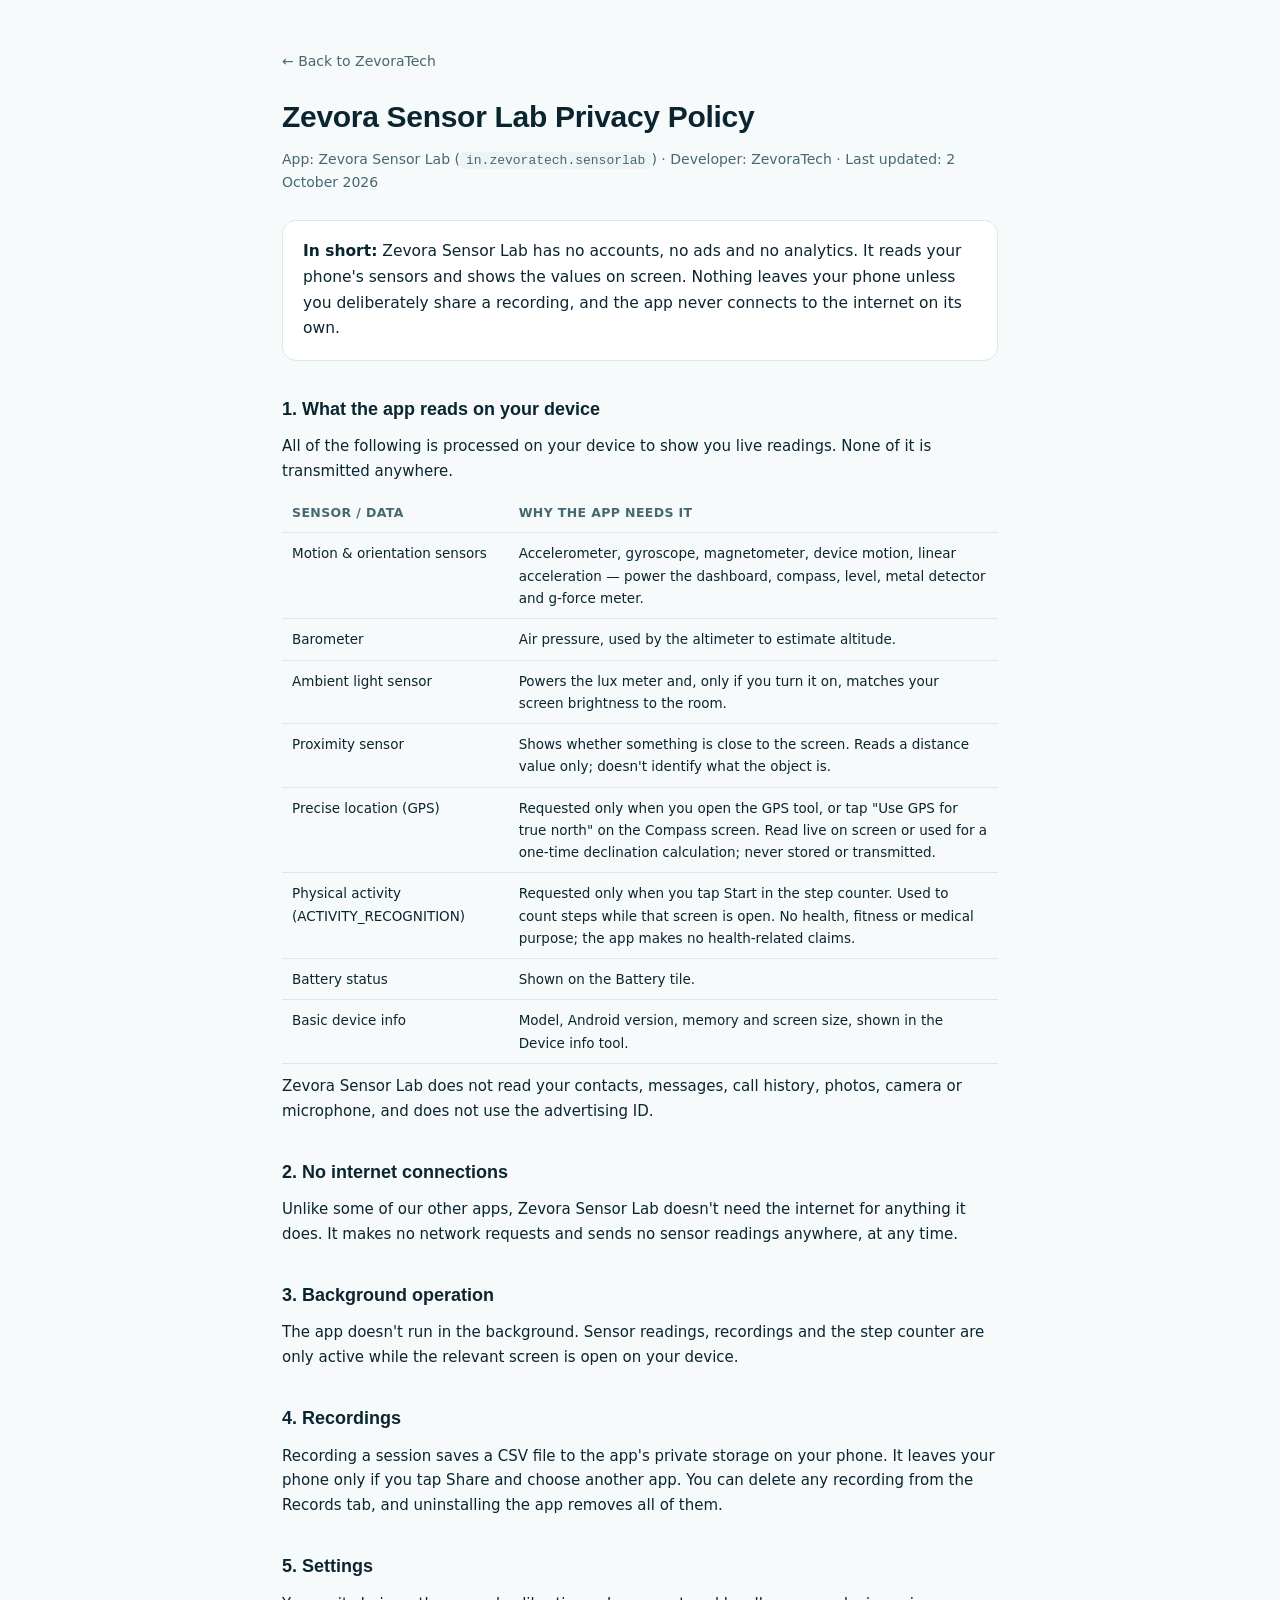
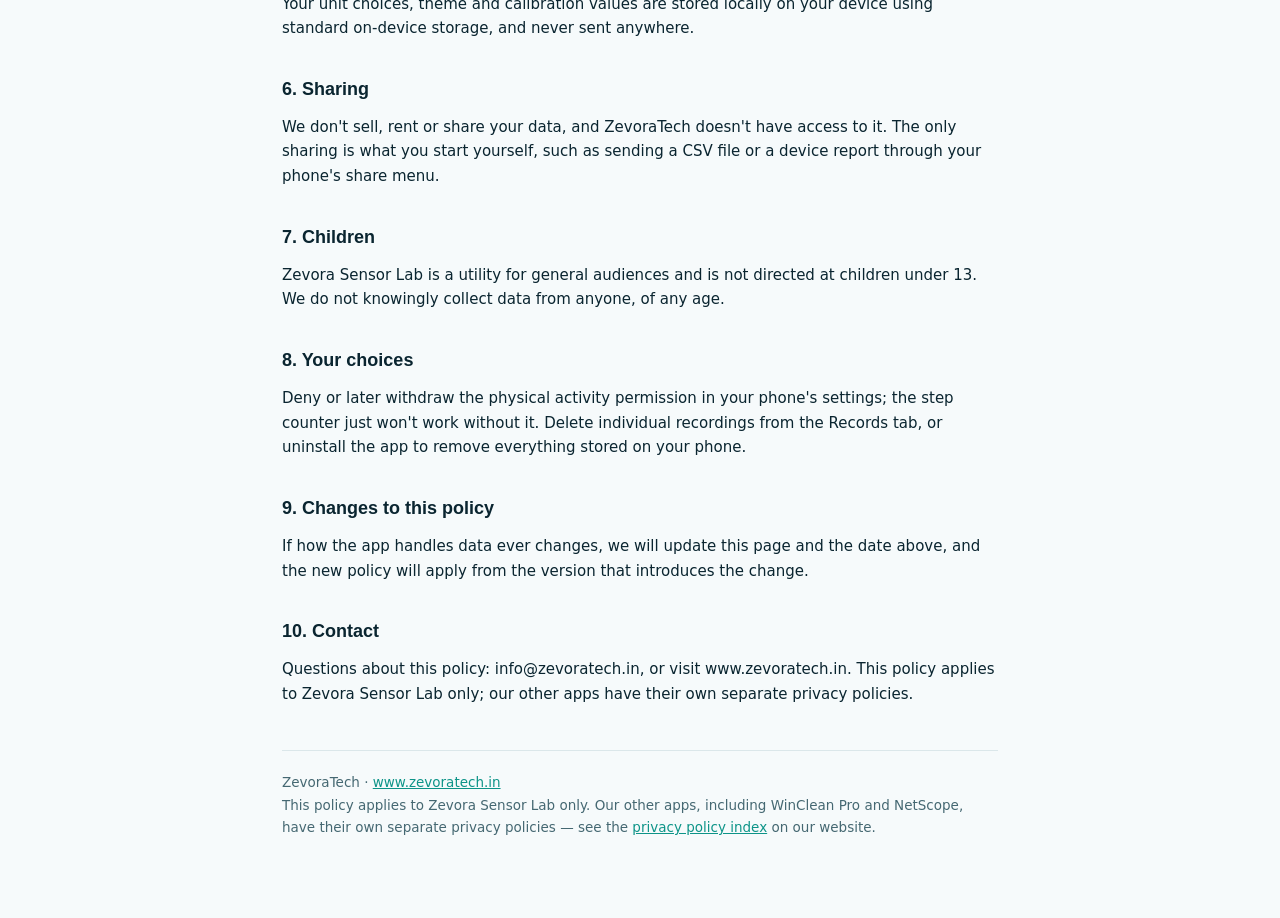
<file: privacy-policy-zevorasensorlab.html>
<!doctype html>
<html lang="en">
<head>
<meta charset="utf-8">
<meta name="viewport" content="width=device-width,initial-scale=1">
<title>Zevora Sensor Lab Privacy Policy — ZevoraTech</title>
<style>
  :root{ --ink:#0a2530; --dim:#456872; --line:#dbe7ea; --brand:#0d9488; --bg:#f6fafb; }
  *{box-sizing:border-box}
  body{font-family:Inter,system-ui,-apple-system,sans-serif;line-height:1.65;color:var(--ink);max-width:760px;margin:0 auto;padding:48px 22px 80px;background:var(--bg)}
  a{color:var(--brand)}
  .back{font-size:14px;text-decoration:none;color:var(--dim)}
  h1{font-family:'Space Grotesk',Inter,sans-serif;font-size:30px;margin:18px 0 6px;letter-spacing:-0.3px}
  .meta{color:var(--dim);font-size:14px;margin-bottom:26px}
  .lede{background:#fff;border:1px solid var(--line);border-radius:14px;padding:18px 20px;font-size:15.5px;margin-bottom:8px}
  h2{font-size:18px;margin-top:34px;margin-bottom:10px;font-family:'Space Grotesk',Inter,sans-serif}
  p{font-size:15px;margin:0 0 10px}
  table{width:100%;border-collapse:collapse;font-size:13.5px;margin-top:6px}
  th,td{text-align:left;padding:9px 10px;border-bottom:1px solid var(--line);vertical-align:top}
  th{color:var(--dim);font-weight:600;font-size:12.5px;text-transform:uppercase;letter-spacing:.03em}
  .foot{margin-top:44px;padding-top:20px;border-top:1px solid var(--line);font-size:13.5px;color:var(--dim)}
  code{background:#eef4f5;padding:1px 6px;border-radius:5px;font-size:13px}
</style>
</head>
<body>
<a class="back" href="products.html">← Back to ZevoraTech</a>
<h1>Zevora Sensor Lab Privacy Policy</h1>
<div class="meta">App: Zevora Sensor Lab (<code>in.zevoratech.sensorlab</code>) · Developer: ZevoraTech · Last updated: 2 October 2026</div>
<div class="lede"><strong>In short:</strong> Zevora Sensor Lab has no accounts, no ads and no analytics. It reads your phone's sensors and shows the values on screen. Nothing leaves your phone unless you deliberately share a recording, and the app never connects to the internet on its own.</div>

<h2>1. What the app reads on your device</h2>
<p>All of the following is processed on your device to show you live readings. None of it is transmitted anywhere.</p>
<table>
<tr><th>Sensor / data</th><th>Why the app needs it</th></tr>
<tr><td>Motion &amp; orientation sensors</td><td>Accelerometer, gyroscope, magnetometer, device motion, linear acceleration — power the dashboard, compass, level, metal detector and g-force meter.</td></tr>
<tr><td>Barometer</td><td>Air pressure, used by the altimeter to estimate altitude.</td></tr>
<tr><td>Ambient light sensor</td><td>Powers the lux meter and, only if you turn it on, matches your screen brightness to the room.</td></tr>
<tr><td>Proximity sensor</td><td>Shows whether something is close to the screen. Reads a distance value only; doesn't identify what the object is.</td></tr>
<tr><td>Precise location (GPS)</td><td>Requested only when you open the GPS tool, or tap "Use GPS for true north" on the Compass screen. Read live on screen or used for a one-time declination calculation; never stored or transmitted.</td></tr>
<tr><td>Physical activity (ACTIVITY_RECOGNITION)</td><td>Requested only when you tap Start in the step counter. Used to count steps while that screen is open. No health, fitness or medical purpose; the app makes no health-related claims.</td></tr>
<tr><td>Battery status</td><td>Shown on the Battery tile.</td></tr>
<tr><td>Basic device info</td><td>Model, Android version, memory and screen size, shown in the Device info tool.</td></tr>
</table>
<p style="margin-top:10px">Zevora Sensor Lab does not read your contacts, messages, call history, photos, camera or microphone, and does not use the advertising ID.</p>

<h2>2. No internet connections</h2>
<p>Unlike some of our other apps, Zevora Sensor Lab doesn't need the internet for anything it does. It makes no network requests and sends no sensor readings anywhere, at any time.</p>
<h2>3. Background operation</h2>
<p>The app doesn't run in the background. Sensor readings, recordings and the step counter are only active while the relevant screen is open on your device.</p>
<h2>4. Recordings</h2>
<p>Recording a session saves a CSV file to the app's private storage on your phone. It leaves your phone only if you tap Share and choose another app. You can delete any recording from the Records tab, and uninstalling the app removes all of them.</p>
<h2>5. Settings</h2>
<p>Your unit choices, theme and calibration values are stored locally on your device using standard on-device storage, and never sent anywhere.</p>
<h2>6. Sharing</h2>
<p>We don't sell, rent or share your data, and ZevoraTech doesn't have access to it. The only sharing is what you start yourself, such as sending a CSV file or a device report through your phone's share menu.</p>
<h2>7. Children</h2>
<p>Zevora Sensor Lab is a utility for general audiences and is not directed at children under 13. We do not knowingly collect data from anyone, of any age.</p>
<h2>8. Your choices</h2>
<p>Deny or later withdraw the physical activity permission in your phone's settings; the step counter just won't work without it. Delete individual recordings from the Records tab, or uninstall the app to remove everything stored on your phone.</p>
<h2>9. Changes to this policy</h2>
<p>If how the app handles data ever changes, we will update this page and the date above, and the new policy will apply from the version that introduces the change.</p>
<h2>10. Contact</h2>
<p>Questions about this policy: info@zevoratech.in, or visit www.zevoratech.in. This policy applies to Zevora Sensor Lab only; our other apps have their own separate privacy policies.</p>

<div class="foot">
ZevoraTech · <a href="https://www.zevoratech.in">www.zevoratech.in</a><br>
This policy applies to Zevora Sensor Lab only. Our other apps, including WinClean Pro and NetScope, have their own separate privacy policies — see the <a href="privacy-policy.html">privacy policy index</a> on our website.
</div>
</body>
</html>
</file>
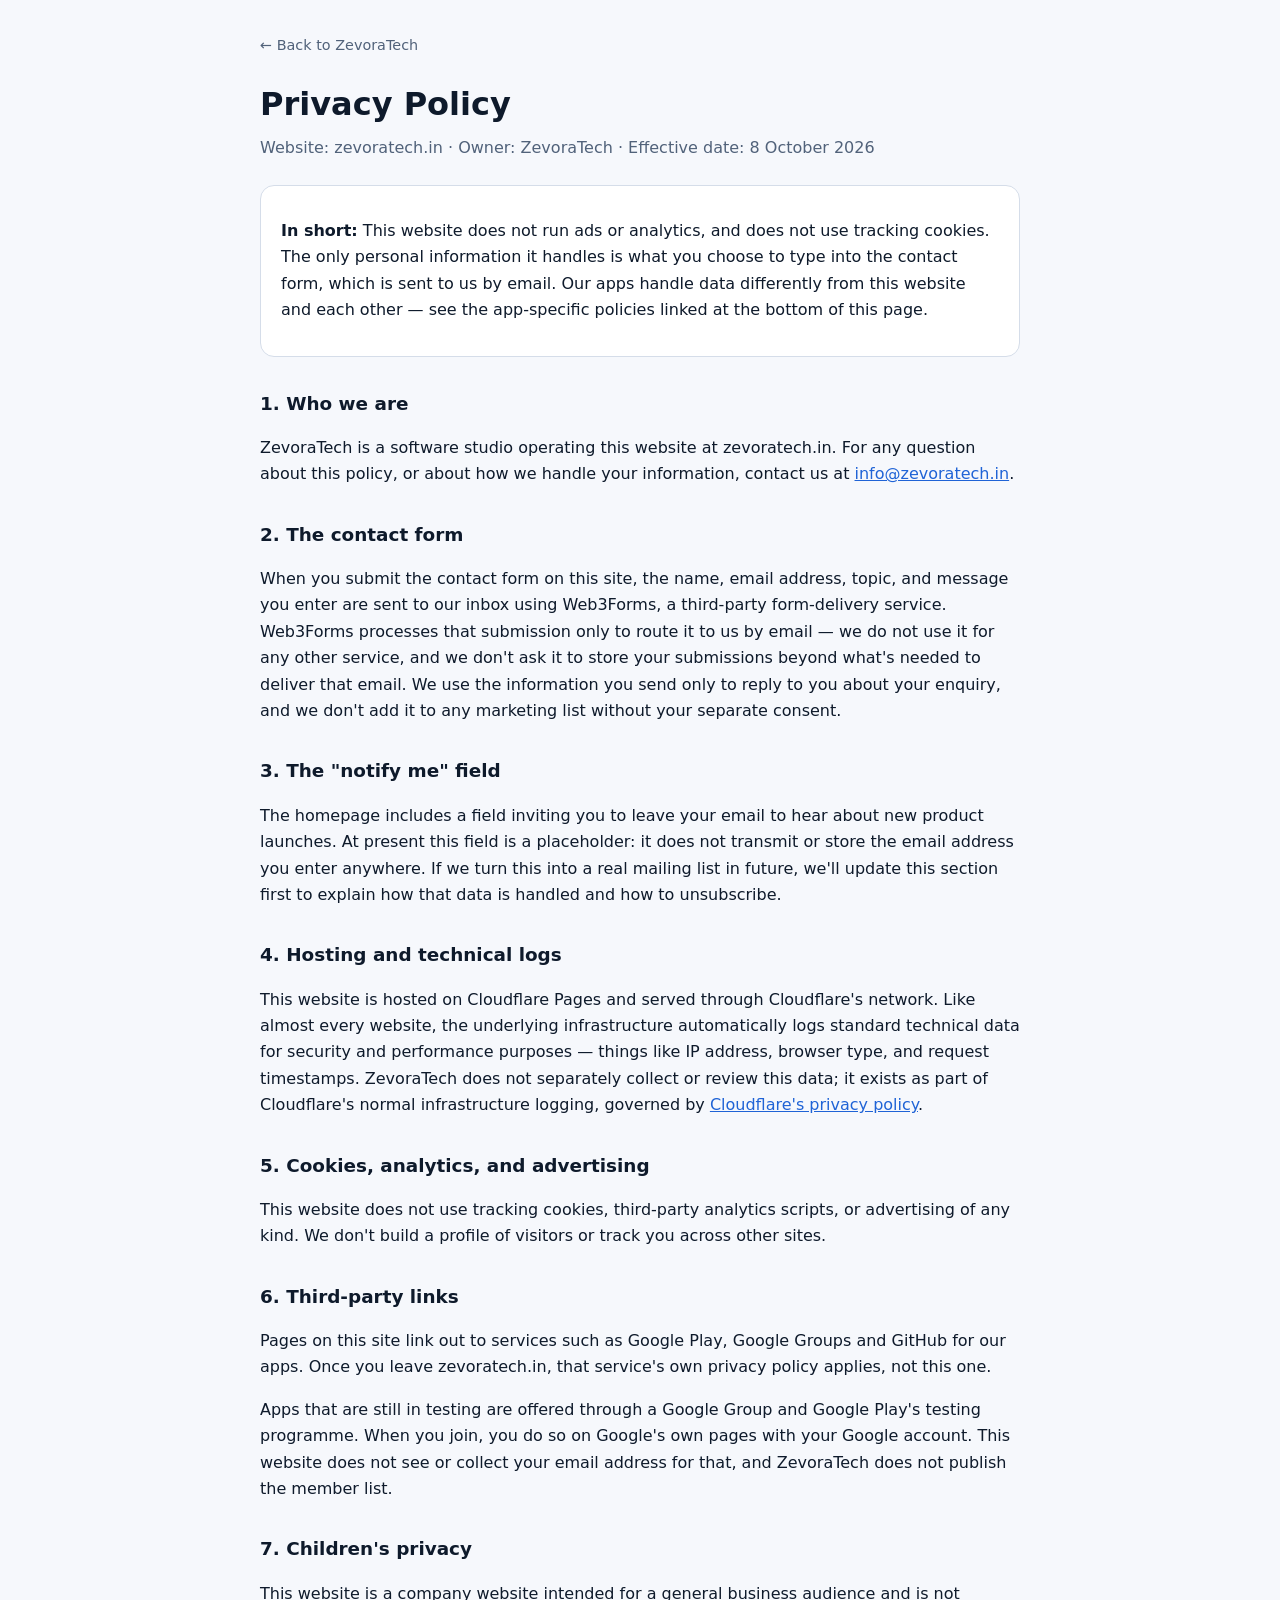
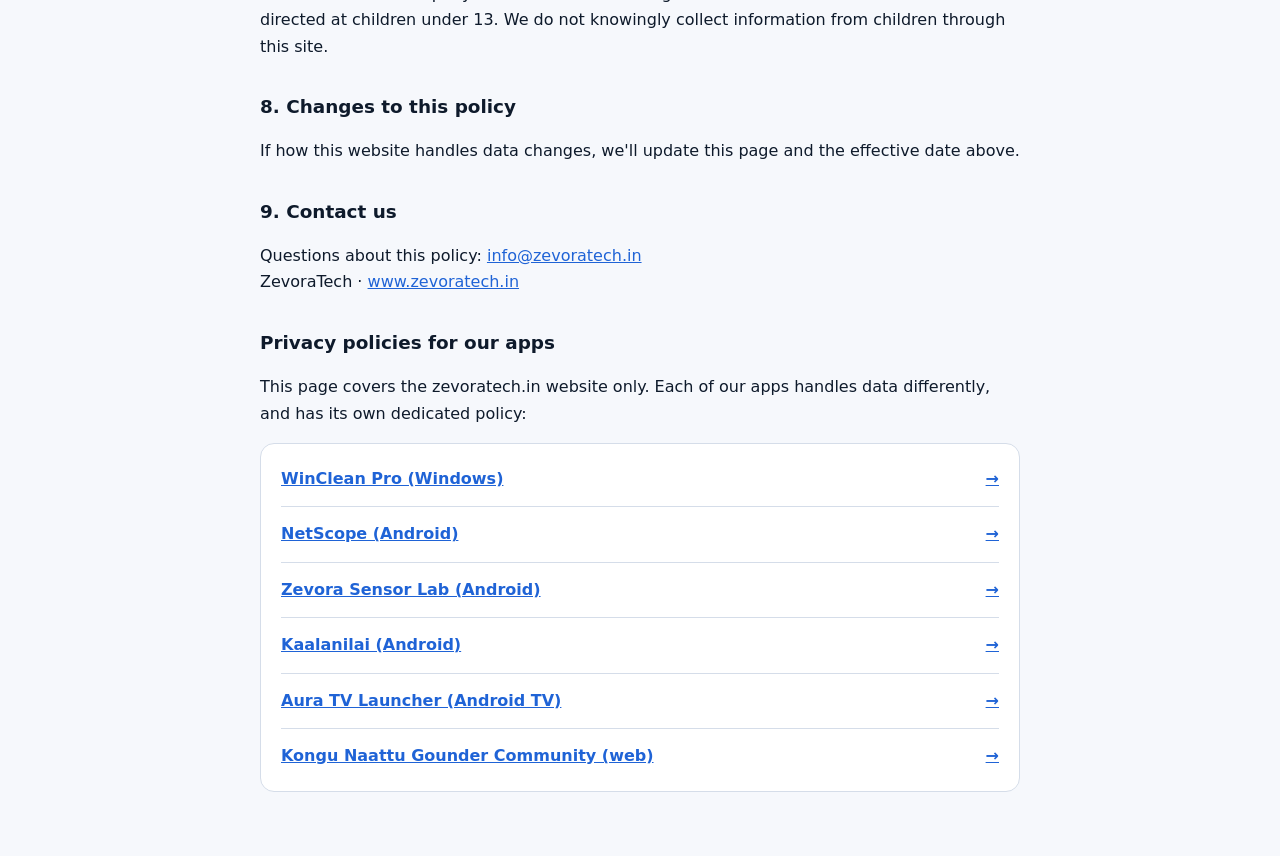
<file: privacy-policy.html>
<!DOCTYPE html>
<html lang="en">
<head>
<meta charset="utf-8">
<meta name="viewport" content="width=device-width, initial-scale=1">
<title>Privacy Policy — ZevoraTech</title>
<style>
  :root { --bg:#f6f8fc; --fg:#0e1a2b; --muted:#51627a; --card:#fff; --line:#d5dde9; --accent:#1f63d6; }
  @media (prefers-color-scheme: dark) {
    :root { --bg:#0b1522; --fg:#e6edf7; --muted:#9fb0c7; --card:#111e2e; --line:#243447; --accent:#4c9aff; }
  }
  body { margin:0; background:var(--bg); color:var(--fg); font:16px/1.65 system-ui,-apple-system,"Segoe UI",Roboto,sans-serif; }
  main { max-width:760px; margin:0 auto; padding:32px 20px 64px; }
  h1 { font-size:2rem; margin:0 0 4px; }
  h2 { font-size:1.15rem; margin:32px 0 8px; }
  p, li { color:var(--fg); }
  .meta { color:var(--muted); margin:0 0 24px; }
  a { color:var(--accent); }
  .card { background:var(--card); border:1px solid var(--line); border-radius:14px; padding:16px 20px; }
  .apps-list { background:var(--card); border:1px solid var(--line); border-radius:14px; padding:8px 20px; margin-top:12px; }
  .apps-list a { display:flex; align-items:center; justify-content:space-between; padding:14px 0; border-bottom:1px solid var(--line); font-weight:600; }
  .apps-list a:last-child { border-bottom:none; }
  .back { display:inline-block; margin-bottom:20px; color:var(--muted); text-decoration:none; font-size:.9rem; }
  .back:hover { color:var(--accent); }
</style>
</head>
<body>
<main>
  <a class="back" href="index.html">&larr; Back to ZevoraTech</a>
  <h1>Privacy Policy</h1>
  <p class="meta">Website: zevoratech.in · Owner: ZevoraTech · Effective date: 8 October 2026</p>

  <div class="card">
    <p><strong>In short:</strong> This website does not run ads or analytics, and does not use tracking cookies. The only personal information it handles is what you choose to type into the contact form, which is sent to us by email. Our apps handle data differently from this website and each other — see the app-specific policies linked at the bottom of this page.</p>
  </div>

  <h2>1. Who we are</h2>
  <p>ZevoraTech is a software studio operating this website at zevoratech.in. For any question about this policy, or about how we handle your information, contact us at <a href="mailto:info@zevoratech.in">info@zevoratech.in</a>.</p>

  <h2>2. The contact form</h2>
  <p>When you submit the contact form on this site, the name, email address, topic, and message you enter are sent to our inbox using Web3Forms, a third-party form-delivery service. Web3Forms processes that submission only to route it to us by email — we do not use it for any other service, and we don't ask it to store your submissions beyond what's needed to deliver that email. We use the information you send only to reply to you about your enquiry, and we don't add it to any marketing list without your separate consent.</p>

  <h2>3. The "notify me" field</h2>
  <p>The homepage includes a field inviting you to leave your email to hear about new product launches. At present this field is a placeholder: it does not transmit or store the email address you enter anywhere. If we turn this into a real mailing list in future, we'll update this section first to explain how that data is handled and how to unsubscribe.</p>

  <h2>4. Hosting and technical logs</h2>
  <p>This website is hosted on Cloudflare Pages and served through Cloudflare's network. Like almost every website, the underlying infrastructure automatically logs standard technical data for security and performance purposes — things like IP address, browser type, and request timestamps. ZevoraTech does not separately collect or review this data; it exists as part of Cloudflare's normal infrastructure logging, governed by <a href="https://www.cloudflare.com/privacypolicy/" target="_blank" rel="noopener">Cloudflare's privacy policy</a>.</p>

  <h2>5. Cookies, analytics, and advertising</h2>
  <p>This website does not use tracking cookies, third-party analytics scripts, or advertising of any kind. We don't build a profile of visitors or track you across other sites.</p>

  <h2>6. Third-party links</h2>
  <p>Pages on this site link out to services such as Google Play, Google Groups and GitHub for our apps. Once you leave zevoratech.in, that service's own privacy policy applies, not this one.</p>
  <p>Apps that are still in testing are offered through a Google Group and Google Play's testing programme. When you join, you do so on Google's own pages with your Google account. This website does not see or collect your email address for that, and ZevoraTech does not publish the member list.</p>

  <h2>7. Children's privacy</h2>
  <p>This website is a company website intended for a general business audience and is not directed at children under 13. We do not knowingly collect information from children through this site.</p>

  <h2>8. Changes to this policy</h2>
  <p>If how this website handles data changes, we'll update this page and the effective date above.</p>

  <h2>9. Contact us</h2>
  <p>Questions about this policy: <a href="mailto:info@zevoratech.in">info@zevoratech.in</a><br>
  ZevoraTech · <a href="https://www.zevoratech.in">www.zevoratech.in</a></p>

  <h2>Privacy policies for our apps</h2>
  <p>This page covers the zevoratech.in website only. Each of our apps handles data differently, and has its own dedicated policy:</p>
  <div class="apps-list">
    <a href="privacy-policy-winclean.html">WinClean Pro (Windows) <span>&rarr;</span></a>
    <a href="privacy-policy-netscope.html">NetScope (Android) <span>&rarr;</span></a>
    <a href="privacy-policy-zevorasensorlab.html">Zevora Sensor Lab (Android) <span>&rarr;</span></a>
    <a href="privacy-policy-kaalanilai.html">Kaalanilai (Android) <span>&rarr;</span></a>
    <a href="privacy-policy-aura.html">Aura TV Launcher (Android TV) <span>&rarr;</span></a>
    <a href="privacy-policy-kngc.html">Kongu Naattu Gounder Community (web) <span>&rarr;</span></a>
  </div>
</main>
</body>
</html>
</file>
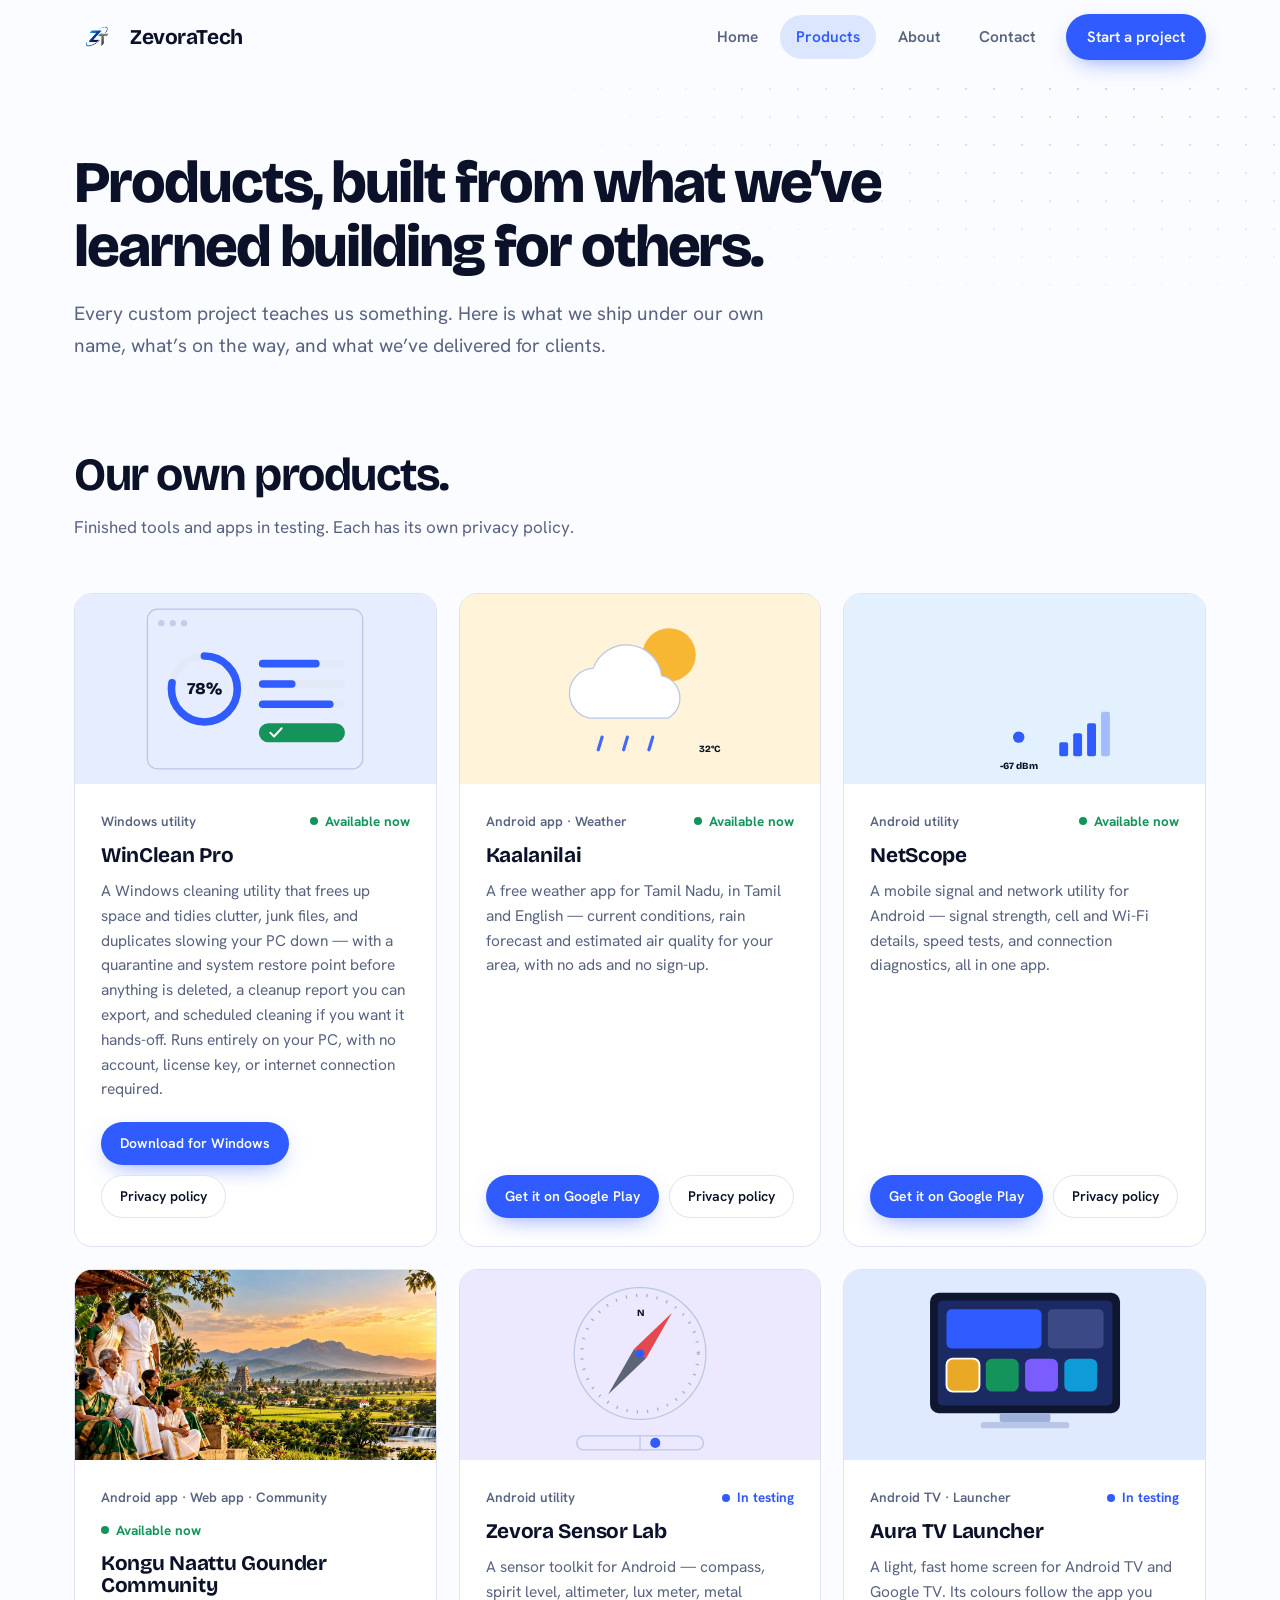
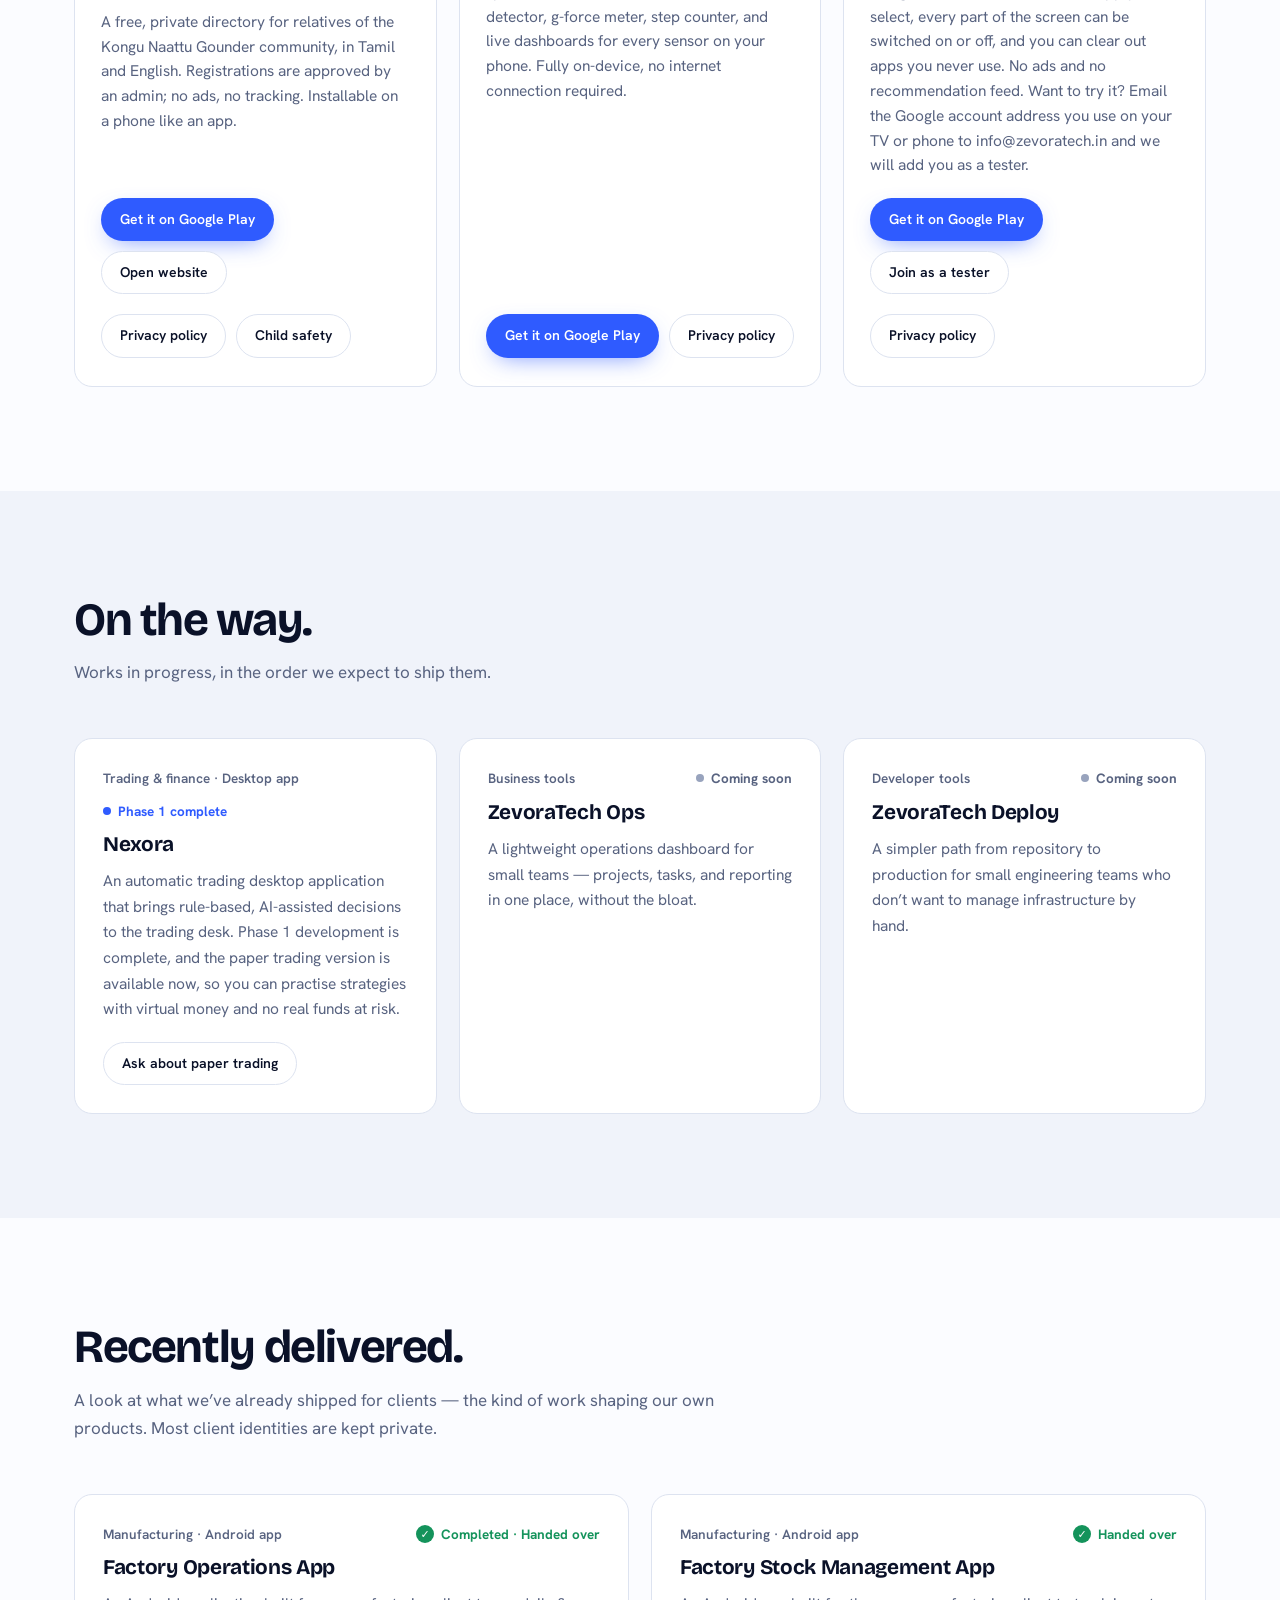
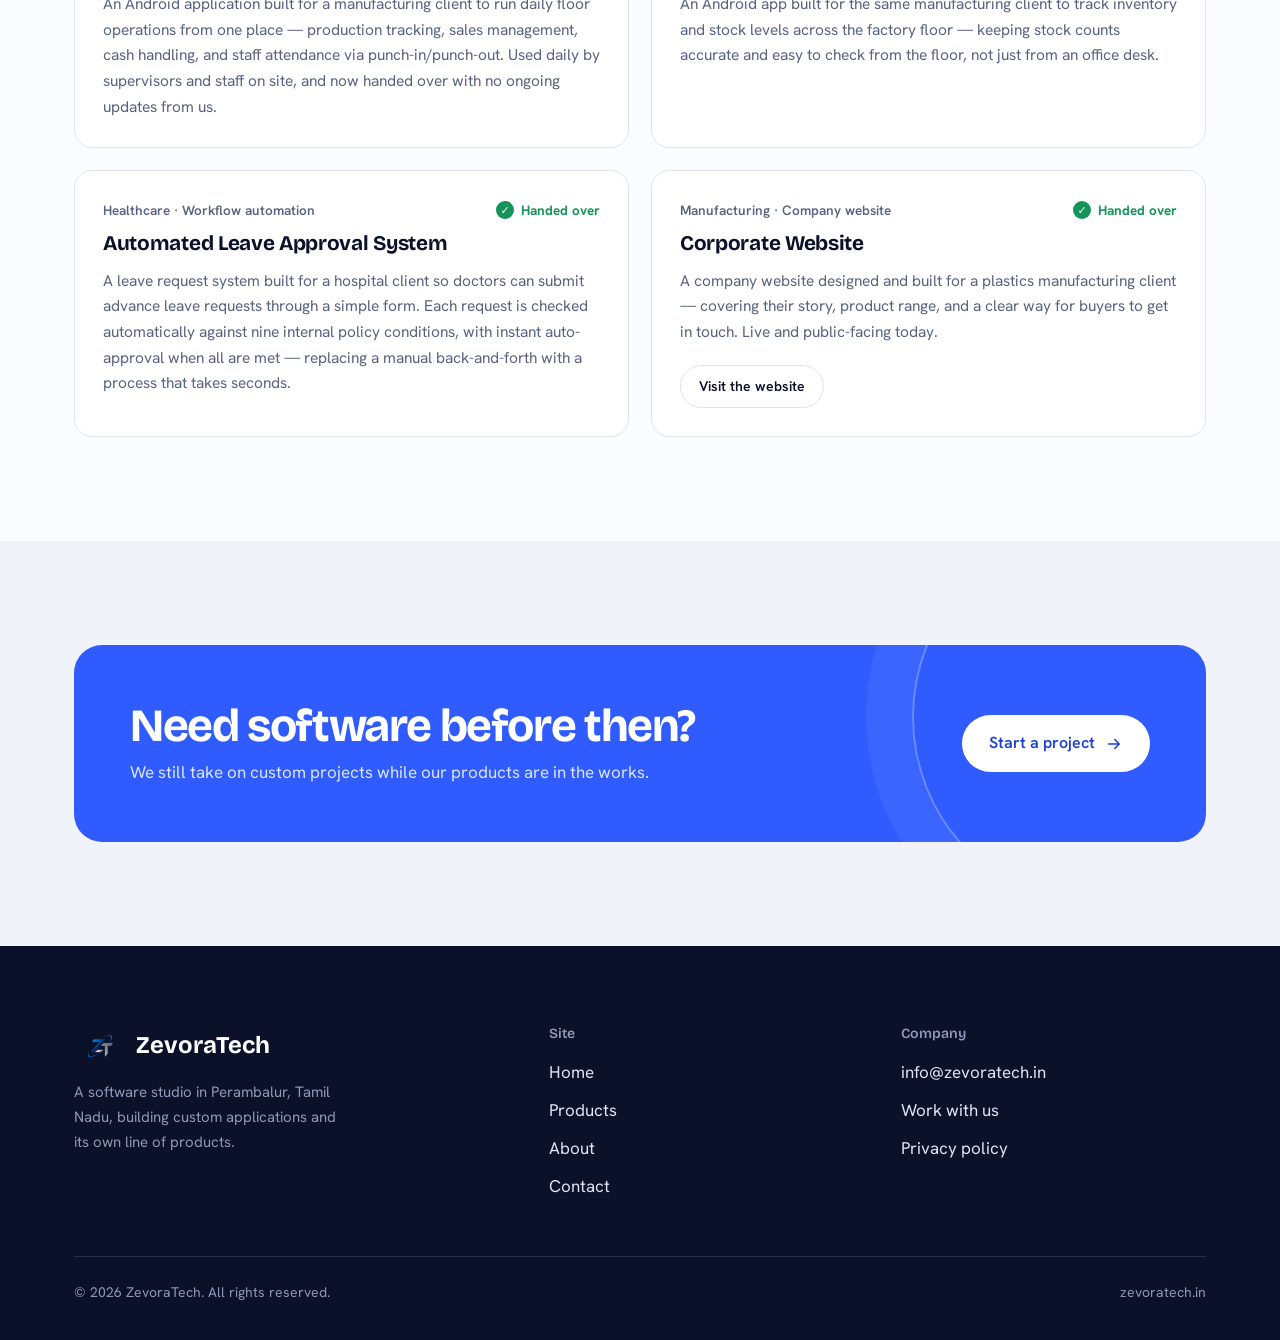
<file: products.html>
<!doctype html>
<html lang="en">
<head>
<meta charset="UTF-8">
<meta name="viewport" content="width=device-width, initial-scale=1.0">
<title>Products — ZevoraTech</title>
<meta name="description" content="ZevoraTech's software products and client work — in development, launching soon, and live today.">
<meta name="theme-color" content="#fbfcff">
<link rel="canonical" href="https://www.zevoratech.in/products.html">
<meta property="og:type" content="website">
<meta property="og:title" content="Products — ZevoraTech">
<meta property="og:description" content="ZevoraTech's software products and client work — in development, launching soon, and live today.">
<meta property="og:url" content="https://www.zevoratech.in/products.html">
<meta property="og:image" content="https://www.zevoratech.in/assets/logo2-icon-square.png">
<meta name="twitter:card" content="summary">
<meta name="twitter:title" content="Products — ZevoraTech">
<meta name="twitter:description" content="ZevoraTech's software products and client work — in development, launching soon, and live today.">
<meta name="twitter:image" content="https://www.zevoratech.in/assets/logo2-icon-square.png">
<link rel="icon" href="assets/logo2-icon-square.png">
<link rel="preconnect" href="https://fonts.googleapis.com"><link rel="preconnect" href="https://fonts.gstatic.com" crossorigin><link href="https://fonts.googleapis.com/css2?family=Bricolage+Grotesque:opsz,wght@12..96,500;12..96,700;12..96,800&family=Hanken+Grotesk:wght@400;500;600;700&display=swap" rel="stylesheet">
<link rel="stylesheet" href="styles.css">
<script>document.documentElement.className+=' js';</script>
</head>
<body>
<a class="skip" href="#main">Skip to content</a>
<nav class="nav" id="nav" aria-label="Main">
  <div class="container">
    <a href="index.html" class="brand"><img src="assets/logo2-mark-t.png" alt="">ZevoraTech</a>
    <button class="nav-toggle" id="navToggle" aria-label="Menu" aria-expanded="false" aria-controls="navLinks"><span></span><span></span><span></span></button>
    <div class="nav-links" id="navLinks">
      <a href="index.html">Home</a>
      <a href="products.html" class="active" aria-current="page">Products</a>
      <a href="about.html">About</a>
      <a href="contact.html">Contact</a>
      <a href="contact.html" class="btn btn-primary">Start a project</a>
    </div>
  </div>
</nav>

<main id="main">
<header class="page-hero">
  <div class="container">
    <h1>Products, built from what we&rsquo;ve learned building for others.</h1>
    <p>Every custom project teaches us something. Here is what we ship under our own name, what&rsquo;s on the way, and what we&rsquo;ve delivered for clients.</p>
  </div>
</header>

<section style="padding-top:24px;">
  <div class="container">
    <div class="sec-head" data-reveal>
      <h2>Our own products.</h2>
      <p>Finished tools and apps in testing. Each has its own privacy policy.</p>
    </div>
    <div class="pgrid">
      <article class="pcard" id="winclean" data-art>
        <div class="art" style="--tint:#e6edff"><svg viewBox="0 0 380 300" aria-hidden="true"><rect x="20" y="24" width="340" height="252" rx="16" class="a-fill a-line"/><circle cx="42" cy="46" r="5" class="a-dot"/><circle cx="60" cy="46" r="5" class="a-dot"/><circle cx="78" cy="46" r="5" class="a-dot"/><circle cx="110" cy="150" r="52" class="a-ring-bg"/><circle cx="110" cy="150" r="52" class="a-ring" pathLength="100" stroke-dasharray="78 100" transform="rotate(-90 110 150)"/><text x="110" y="158" text-anchor="middle" class="a-num">78%</text><rect x="196" y="104" width="136" height="12" rx="6" class="a-bar"/><rect x="196" y="104" width="96" height="12" rx="6" class="a-bar-on"/><rect x="196" y="136" width="136" height="12" rx="6" class="a-bar"/><rect x="196" y="136" width="58" height="12" rx="6" class="a-bar-on"/><rect x="196" y="168" width="136" height="12" rx="6" class="a-bar"/><rect x="196" y="168" width="118" height="12" rx="6" class="a-bar-on"/><rect x="196" y="204" width="136" height="30" rx="15" class="a-pill"/><path d="M214 219l6 6 12-13" class="a-check"/></svg></div>
        <div class="body">
          <div class="meta"><span class="tag">Windows utility</span><span class="status is-live">Available now</span></div>
          <h3>WinClean Pro</h3>
          <p>A Windows cleaning utility that frees up space and tidies clutter, junk files, and duplicates slowing your PC down &mdash; with a quarantine and system restore point before anything is deleted, a cleanup report you can export, and scheduled cleaning if you want it hands-off. Runs entirely on your PC, with no account, license key, or internet connection required.</p>
          <div class="card-links">
          <a href="https://github.com/zevoratech/zevoratech-site/releases/latest/download/WinClean.Pro.Setup.exe" class="btn btn-small btn-primary" rel="noopener">Download for Windows</a>
          <a href="privacy-policy-winclean.html" class="btn btn-small btn-ghost">Privacy policy</a>
          </div>
        </div>
      </article>
      <article class="pcard" id="kaalanilai" data-art>
        <div class="art" style="--tint:#fff3d9"><svg viewBox="0 0 380 300" aria-hidden="true"><circle cx="236" cy="96" r="42" class="a-sun"/><path d="M110 196a40 40 0 0 1 6-79 56 56 0 0 1 108 12 36 36 0 0 1 10 67z" class="a-cloud"/><line x1="130" y1="226" x2="124" y2="246" class="a-drop"/><line x1="170" y1="226" x2="164" y2="246" class="a-drop"/><line x1="210" y1="226" x2="204" y2="246" class="a-drop"/><text x="300" y="250" text-anchor="middle" class="a-num sm">32&deg;C</text></svg></div>
        <div class="body">
          <div class="meta"><span class="tag">Android app &middot; Weather</span><span class="status is-live">Available now</span></div>
          <h3>Kaalanilai</h3>
          <p>A free weather app for Tamil Nadu, in Tamil and English &mdash; current conditions, rain forecast and estimated air quality for your area, with no ads and no sign-up.</p>
          <div class="card-links">
          <a href="https://play.google.com/store/apps/details?id=in.zevoratech.kaalanilai" class="btn btn-small btn-primary" target="_blank" rel="noopener">Get it on Google Play</a>
          <a href="privacy-policy-kaalanilai.html" class="btn btn-small btn-ghost">Privacy policy</a>
          </div>
        </div>
      </article>
      <article class="pcard" id="netscope" data-art>
        <div class="art" style="--tint:#e3f1ff"><svg viewBox="0 0 380 300" aria-hidden="true"><g class="a-arcs" fill="none" stroke-linecap="round"><path d="M149.2 191.8A46 46 0 0 1 210.8 191.8"/><path d="M121.1 160.6A88 88 0 0 1 238.9 160.6"/><path d="M93.0 129.4A130 130 0 0 1 267.0 129.4"/><path d="M64.9 98.2A172 172 0 0 1 295.1 98.2"/></g><circle cx="180" cy="226" r="9" class="a-dotbig"/><g class="a-bars" transform="translate(-6 8)"><rect x="250" y="226" width="14" height="22" rx="3"/><rect x="272" y="212" width="14" height="36" rx="3"/><rect x="294" y="196" width="14" height="52" rx="3"/><rect x="316" y="178" width="14" height="70" rx="3" style="opacity:.35"/></g><text x="180" y="276" text-anchor="middle" class="a-num sm">-67 dBm</text></svg></div>
        <div class="body">
          <div class="meta"><span class="tag">Android utility</span><span class="status is-live">Available now</span></div>
          <h3>NetScope</h3>
          <p>A mobile signal and network utility for Android &mdash; signal strength, cell and Wi-Fi details, speed tests, and connection diagnostics, all in one app.</p>
          <div class="card-links">
          <a href="https://play.google.com/store/apps/details?id=com.zevoratech.netscope" class="btn btn-small btn-primary" target="_blank" rel="noopener">Get it on Google Play</a>
          <a href="privacy-policy-netscope.html" class="btn btn-small btn-ghost">Privacy policy</a>
          </div>
        </div>
      </article>
      <article class="pcard" id="kngc" data-art>
        <div class="art" style="--tint:#0f3d24"><img src="assets/kngc-slide.jpg" alt="" loading="lazy"></div>
        <div class="body">
          <div class="meta"><span class="tag">Android app &middot; Web app &middot; Community</span><span class="status is-live">Available now</span></div>
          <h3>Kongu Naattu Gounder Community</h3>
          <p>A free, private directory for relatives of the Kongu Naattu Gounder community, in Tamil and English. Registrations are approved by an admin; no ads, no tracking. Installable on a phone like an app.</p>
          <div class="card-links">
          <a href="https://play.google.com/store/apps/details?id=in.zevoratech.kngc" class="btn btn-small btn-primary" target="_blank" rel="noopener">Get it on Google Play</a>
          <a href="https://kngc.in" class="btn btn-small btn-ghost" target="_blank" rel="noopener">Open website</a>
          <span class="brk"></span>
          <a href="https://kngc.in/privacy.html" class="btn btn-small btn-ghost" target="_blank" rel="noopener">Privacy policy</a>
          <a href="https://kngc.in/child-safety.html" class="btn btn-small btn-ghost" target="_blank" rel="noopener">Child safety</a>
          </div>
        </div>
      </article>
      <article class="pcard" id="sensorlab" data-art>
        <div class="art" style="--tint:#ece9ff"><svg viewBox="0 0 380 300" aria-hidden="true"><circle cx="190" cy="132" r="104" class="a-fill a-line"/><circle cx="190" cy="132" r="92" fill="none" class="a-ticks" stroke-dasharray="2 14.4"/><g class="needle"><polygon points="190,50 202,132 178,132" class="a-needle"/><polygon points="190,214 202,132 178,132" class="a-needle-b"/></g><circle cx="190" cy="132" r="7" class="a-dotbig"/><text x="190" y="72" text-anchor="middle" class="a-num sm">N</text><rect x="90" y="262" width="200" height="22" rx="11" class="a-fill a-line"/><circle cx="214" cy="273" r="8" class="a-dotbig"/><line x1="190" y1="262" x2="190" y2="284" class="a-line"/></svg></div>
        <div class="body">
          <div class="meta"><span class="tag">Android utility</span><span class="status is-progress">In testing</span></div>
          <h3>Zevora Sensor Lab</h3>
          <p>A sensor toolkit for Android &mdash; compass, spirit level, altimeter, lux meter, metal detector, g-force meter, step counter, and live dashboards for every sensor on your phone. Fully on-device, no internet connection required.</p>
          <div class="card-links">
          <a href="https://play.google.com/store/apps/details?id=in.zevoratech.sensorlab" class="btn btn-small btn-primary" target="_blank" rel="noopener">Get it on Google Play</a>
          <a href="privacy-policy-zevorasensorlab.html" class="btn btn-small btn-ghost">Privacy policy</a>
          </div>
        </div>
      </article>
      <article class="pcard" id="aura" data-art>
        <div class="art" style="--tint:#dfe9ff"><svg viewBox="0 0 380 300" aria-hidden="true"><rect x="40" y="36" width="300" height="190" rx="14" fill="#0e1630"/><rect x="52" y="48" width="276" height="166" rx="8" fill="#1b2a63"/><rect x="66" y="62" width="150" height="62" rx="8" fill="#2f5bff"/><rect x="226" y="62" width="88" height="62" rx="8" fill="#3b4a86"/><rect x="66" y="140" width="52" height="52" rx="10" fill="#e9a825" stroke="#fff" stroke-width="3"/><rect x="128" y="140" width="52" height="52" rx="10" fill="#14935b"/><rect x="190" y="140" width="52" height="52" rx="10" fill="#7a5cff"/><rect x="252" y="140" width="52" height="52" rx="10" fill="#0f9ad8"/><rect x="150" y="226" width="80" height="14" rx="4" fill="#9fb0d8"/><rect x="120" y="240" width="140" height="10" rx="5" fill="#b9c6e6"/></svg></div>
        <div class="body">
          <div class="meta"><span class="tag">Android TV &middot; Launcher</span><span class="status is-progress">In testing</span></div>
          <h3>Aura TV Launcher</h3>
          <p>A light, fast home screen for Android TV and Google TV. Its colours follow the app you select, every part of the screen can be switched on or off, and you can clear out apps you never use. No ads and no recommendation feed. Want to try it? Email the Google account address you use on your TV or phone to <a href="mailto:info@zevoratech.in?subject=Aura%20TV%20Launcher%20testing">info@zevoratech.in</a> and we will add you as a tester.</p>
          <div class="card-links">
          <a href="https://play.google.com/store/apps/details?id=in.zevoratech.aura" class="btn btn-small btn-primary" target="_blank" rel="noopener">Get it on Google Play</a>
          <a href="mailto:info@zevoratech.in?subject=Aura%20TV%20Launcher%20testing" class="btn btn-small btn-ghost">Join as a tester</a>
          <span class="brk"></span>
          <a href="privacy-policy-aura.html" class="btn btn-small btn-ghost">Privacy policy</a>
          </div>
        </div>
      </article>
    </div>
  </div>
</section>

<section class="bg-mist">
  <div class="container">
    <div class="sec-head" data-reveal>
      <h2>On the way.</h2>
      <p>Works in progress, in the order we expect to ship them.</p>
    </div>
    <div class="cgrid">
            <article class="ccard" id="nexora" data-reveal style="--i:0"><div class="meta"><span class="tag">Trading &amp; finance &middot; Desktop app</span><span class="status is-progress">Phase 1 complete</span></div><h3>Nexora</h3><p>An automatic trading desktop application that brings rule-based, AI-assisted decisions to the trading desk. Phase 1 development is complete, and the paper trading version is available now, so you can practise strategies with virtual money and no real funds at risk.</p><div class="card-links"><a href="mailto:info@zevoratech.in?subject=Nexora%20paper%20trading" class="btn btn-ghost btn-small">Ask about paper trading</a></div></article>
      <article class="ccard" data-reveal style="--i:1"><div class="meta"><span class="tag">Business tools</span><span class="status ">Coming soon</span></div><h3>ZevoraTech Ops</h3><p>A lightweight operations dashboard for small teams &mdash; projects, tasks, and reporting in one place, without the bloat.</p></article>
      <article class="ccard" data-reveal style="--i:2"><div class="meta"><span class="tag">Developer tools</span><span class="status ">Coming soon</span></div><h3>ZevoraTech Deploy</h3><p>A simpler path from repository to production for small engineering teams who don&rsquo;t want to manage infrastructure by hand.</p></article>
    </div>
  </div>
</section>

<section id="client-work">
  <div class="container">
    <div class="sec-head" data-reveal>
      <h2>Recently delivered.</h2>
      <p>A look at what we&rsquo;ve already shipped for clients &mdash; the kind of work shaping our own products. Most client identities are kept private.</p>
    </div>
    <div class="cgrid two">
      <article class="ccard" data-reveal style="--i:0"><div class="meta"><span class="tag">Manufacturing &middot; Android app</span><span class="status is-done">Completed &middot; Handed over</span></div><h3>Factory Operations App</h3><p>An Android application built for a manufacturing client to run daily floor operations from one place &mdash; production tracking, sales management, cash handling, and staff attendance via punch-in/punch-out. Used daily by supervisors and staff on site, and now handed over with no ongoing updates from us.</p></article>
      <article class="ccard" data-reveal style="--i:1"><div class="meta"><span class="tag">Manufacturing &middot; Android app</span><span class="status is-done">Handed over</span></div><h3>Factory Stock Management App</h3><p>An Android app built for the same manufacturing client to track inventory and stock levels across the factory floor &mdash; keeping stock counts accurate and easy to check from the floor, not just from an office desk.</p></article>
      <article class="ccard" data-reveal style="--i:2"><div class="meta"><span class="tag">Healthcare &middot; Workflow automation</span><span class="status is-done">Handed over</span></div><h3>Automated Leave Approval System</h3><p>A leave request system built for a hospital client so doctors can submit advance leave requests through a simple form. Each request is checked automatically against nine internal policy conditions, with instant auto-approval when all are met &mdash; replacing a manual back-and-forth with a process that takes seconds.</p></article>
      <article class="ccard" data-reveal style="--i:3"><div class="meta"><span class="tag">Manufacturing &middot; Company website</span><span class="status is-done">Handed over</span></div><h3>Corporate Website</h3><p>A company website designed and built for a plastics manufacturing client &mdash; covering their story, product range, and a clear way for buyers to get in touch. Live and public-facing today.</p><div class="card-links"><a href="https://easternplastix.com/" class="btn btn-ghost btn-small" target="_blank" rel="noopener">Visit the website</a></div></article>
    </div>
  </div>
</section>

<section class="bg-mist">
  <div class="container">
    <div class="cta-band" data-reveal>
      <div>
        <h2>Need software before then?</h2>
        <p>We still take on custom projects while our products are in the works.</p>
      </div>
      <a href="contact.html" class="btn">Start a project <svg viewBox="0 0 24 24" fill="none" stroke="currentColor" stroke-width="2" stroke-linecap="round" stroke-linejoin="round" aria-hidden="true"><path d="M5 12h14M13 6l6 6-6 6"/></svg></a>
    </div>
  </div>
</section>
</main>
<footer>
  <div class="container">
    <div class="footer-grid">
      <div>
        <div class="footer-brand"><img src="assets/logo2-mark-dark.png" alt="">ZevoraTech</div>
        <p>A software studio in Perambalur, Tamil Nadu, building custom applications and its own line of products.</p>
      </div>
      <div>
        <h4>Site</h4>
        <ul>
          <li><a href="index.html">Home</a></li>
          <li><a href="products.html">Products</a></li>
          <li><a href="about.html">About</a></li>
          <li><a href="contact.html">Contact</a></li>
        </ul>
      </div>
      <div>
        <h4>Company</h4>
        <ul>
          <li><a href="mailto:info@zevoratech.in">info@zevoratech.in</a></li>
          <li><a href="contact.html">Work with us</a></li>
          <li><a href="privacy-policy.html">Privacy policy</a></li>
        </ul>
      </div>
    </div>
    <div class="footer-bottom">
      <span>&copy; <span id="year"></span> ZevoraTech. All rights reserved.</span>
      <span>zevoratech.in</span>
    </div>
  </div>
</footer>
<script src="script.js"></script>
</body>
</html>
</file>
<file: styles.css>
/* ZevoraTech site styles
   Brand: the ZT mark's blue orbit + graphite. One big motion moment (the hero orbit);
   everything else is calm and only moves in response to the visitor or to explain a graphic. */

:root{
  --ink:#0a1128;
  --navy:#111c40;
  --navy-2:#1a2756;
  --blue:#2f5bff;
  --blue-deep:#1b3fd6;
  --sky:#dce6ff;
  --mist:#f0f3fa;
  --paper:#fbfcff;
  --line:#dde3f0;
  --muted:#586380;
  --ok:#14935b;
  --gold:#e9a825;
  --radius:18px;
  --radius-sm:12px;
  --max:1180px;
  --font-display:'Bricolage Grotesque','Segoe UI',system-ui,sans-serif;
  --font-body:'Hanken Grotesk','Segoe UI',system-ui,sans-serif;
  --ease:cubic-bezier(.2,.7,.2,1);
}

*{box-sizing:border-box;margin:0;padding:0;}
html{scroll-behavior:smooth;-webkit-text-size-adjust:100%;}
body{font-family:var(--font-body);font-size:17px;line-height:1.65;color:var(--ink);background:var(--paper);-webkit-font-smoothing:antialiased;overflow-x:hidden;}
img,svg{display:block;max-width:100%;}
a{color:inherit;text-decoration:none;}
button{font:inherit;cursor:pointer;}
:focus-visible{outline:3px solid var(--blue);outline-offset:3px;border-radius:6px;}
.container{width:100%;max-width:var(--max);margin:0 auto;padding:0 24px;}
.skip{position:absolute;left:-999px;top:8px;background:var(--ink);color:#fff;padding:10px 16px;border-radius:8px;z-index:200;}
.skip:focus{left:8px;}

h1,h2,h3,h4{font-family:var(--font-display);line-height:1.08;letter-spacing:-.02em;font-weight:700;}
h1{font-size:clamp(2.4rem,5vw,4.1rem);font-weight:800;letter-spacing:-.035em;}
h2{font-size:clamp(1.9rem,3.6vw,2.9rem);letter-spacing:-.03em;}
h3{font-size:1.3rem;letter-spacing:-.015em;}
h4{font-size:1rem;letter-spacing:0;}
p{max-width:64ch;}
.lead{font-size:clamp(1.05rem,1.5vw,1.25rem);color:var(--muted);line-height:1.6;}

section{padding:104px 0;position:relative;}
.sec-head{max-width:640px;margin-bottom:52px;}
.sec-head h2{margin-bottom:14px;}
.sec-head p{color:var(--muted);}
.sec-head.center{margin-left:auto;margin-right:auto;text-align:center;}
.sec-head.center p{margin-left:auto;margin-right:auto;}
.bg-mist{background:var(--mist);}

/* ---------- buttons ---------- */
.btn{display:inline-flex;align-items:center;justify-content:center;gap:10px;padding:14px 26px;border-radius:999px;font-weight:600;font-size:16px;border:1.5px solid transparent;transition:transform .25s var(--ease),background .25s,color .25s,border-color .25s,box-shadow .25s;white-space:nowrap;}
.btn-primary{background:var(--blue);color:#fff;box-shadow:0 8px 24px -10px rgba(47,91,255,.7);}
.btn-primary:hover{background:var(--blue-deep);transform:translateY(-2px);box-shadow:0 14px 28px -12px rgba(47,91,255,.8);}
.btn-ghost{border-color:var(--line);background:#fff;color:var(--ink);}
.btn-ghost:hover{border-color:var(--blue);color:var(--blue);transform:translateY(-2px);}
.btn-dark{background:var(--ink);color:#fff;}
.btn-dark:hover{background:var(--navy-2);transform:translateY(-2px);}
.btn-small{padding:9px 18px;font-size:14px;}
.btn svg{width:18px;height:18px;transition:transform .25s var(--ease);}
.btn:hover svg{transform:translateX(4px);}

/* ---------- navigation ---------- */
.nav{position:sticky;top:0;z-index:100;background:rgba(251,252,255,.82);backdrop-filter:blur(14px);-webkit-backdrop-filter:blur(14px);border-bottom:1px solid transparent;transition:border-color .3s,box-shadow .3s;}
.nav.scrolled{border-bottom-color:var(--line);box-shadow:0 8px 30px -22px rgba(10,17,40,.5);}
.nav .container{display:flex;align-items:center;justify-content:space-between;height:74px;}
.brand{display:flex;align-items:center;gap:10px;font-family:var(--font-display);font-weight:700;font-size:21px;letter-spacing:-.02em;}
.brand img{width:46px;height:auto;}
.nav-links{display:flex;align-items:center;gap:6px;}
.nav-links a{padding:9px 16px;border-radius:999px;font-weight:600;font-size:15.5px;color:var(--muted);transition:color .2s,background .2s;}
.nav-links a:hover{color:var(--ink);background:var(--mist);}
.nav-links a.active{color:var(--blue);background:var(--sky);}
.nav-links .btn{margin-left:8px;color:#fff;padding:10px 20px;font-size:15px;}
.nav-links .btn:hover{color:#fff;background:var(--blue-deep);}
.nav-toggle{display:none;width:44px;height:44px;border:0;background:transparent;border-radius:12px;position:relative;}
.nav-toggle span{position:absolute;left:11px;right:11px;height:2px;background:var(--ink);border-radius:2px;transition:transform .3s var(--ease),opacity .2s,top .3s var(--ease);}
.nav-toggle span:nth-child(1){top:15px;}
.nav-toggle span:nth-child(2){top:21px;}
.nav-toggle span:nth-child(3){top:27px;}
.nav-toggle[aria-expanded="true"] span:nth-child(1){top:21px;transform:rotate(45deg);}
.nav-toggle[aria-expanded="true"] span:nth-child(2){opacity:0;}
.nav-toggle[aria-expanded="true"] span:nth-child(3){top:21px;transform:rotate(-45deg);}

/* ---------- hero ---------- */
.hero{padding:56px 0 96px;overflow:hidden;}
.hero::before{content:"";position:absolute;inset:0;background-image:radial-gradient(circle,#c9d3ea 1.3px,transparent 1.4px);background-size:28px 28px;-webkit-mask-image:radial-gradient(ellipse 70% 80% at 72% 40%,#000 0%,transparent 72%);mask-image:radial-gradient(ellipse 70% 80% at 72% 40%,#000 0%,transparent 72%);pointer-events:none;}
.hero .container{position:relative;display:grid;grid-template-columns:1.02fr .98fr;gap:48px;align-items:center;}
.hero-copy .chip{margin-bottom:26px;}
.hero-copy h1{margin-bottom:26px;}
.hero-copy .lead{max-width:34em;margin-bottom:38px;}
.hero-actions{display:flex;flex-wrap:wrap;gap:14px;}
.chip{display:inline-flex;align-items:center;gap:9px;padding:7px 15px 7px 11px;border-radius:999px;background:#fff;border:1px solid var(--line);font-size:14px;font-weight:600;color:var(--muted);}
.chip i{width:8px;height:8px;border-radius:50%;background:var(--ok);box-shadow:0 0 0 0 rgba(20,147,91,.5);animation:ping 2.4s ease-out infinite;}
@keyframes ping{70%,100%{box-shadow:0 0 0 9px rgba(20,147,91,0);}}

/* headline words rise in once */
.w{display:inline-block;overflow:hidden;vertical-align:top;padding-bottom:.12em;margin-bottom:-.12em;}
.w>span{display:inline-block;transform:translateY(105%);animation:rise .9s var(--ease) forwards;animation-delay:calc(var(--i)*70ms + 120ms);}
@keyframes rise{to{transform:none;}}
.no-js .w>span{transform:none;animation:none;}
.hero-copy .chip,.hero-copy .lead,.hero-actions{opacity:0;transform:translateY(14px);animation:fade-up .8s var(--ease) forwards;}
.hero-copy .chip{animation-delay:.05s;}
.hero-copy .lead{animation-delay:.75s;}
.hero-actions{animation-delay:.9s;}
@keyframes fade-up{to{opacity:1;transform:none;}}
.no-js .hero-copy .chip,.no-js .hero-copy .lead,.no-js .hero-actions{opacity:1;transform:none;animation:none;}

/* ---------- orbit (hero visual) ---------- */
.orbit{position:relative;width:min(540px,100%);aspect-ratio:1;margin:0 auto;opacity:0;animation:orbit-in 1.4s .3s var(--ease) forwards;}
@keyframes orbit-in{from{opacity:0;transform:scale(.86) rotate(-14deg);}to{opacity:1;transform:none;}}
.no-js .orbit{opacity:1;animation:none;}
.orbit-core{position:absolute;inset:34%;border-radius:50%;background:#fff;box-shadow:0 30px 70px -28px rgba(27,63,214,.55),0 0 0 1px var(--line);display:grid;place-items:center;overflow:hidden;z-index:2;}
.orbit-core img{width:100%;}
.ring{position:absolute;border-radius:50%;border:1.5px solid var(--line);animation:spin var(--d) linear infinite;animation-direction:var(--dir,normal);}
.ring.r1{inset:19%;--d:48s;border-style:dashed;border-color:#b9c6e6;}
.ring.r2{inset:3%;--d:72s;--dir:reverse;}
.ring::after{content:"";position:absolute;inset:-1.5px;border-radius:50%;border:2px solid transparent;border-top-color:var(--blue);border-right-color:rgba(47,91,255,.25);}
.ring.r1::after{display:none;}
@keyframes spin{to{transform:rotate(360deg);}}
.node{position:absolute;inset:0;transform:rotate(var(--a));}
.node .pin{position:absolute;left:50%;top:0;transform:translate(-50%,-50%);}
.node .pin>a{display:flex;align-items:center;gap:8px;padding:8px 14px 8px 10px;border-radius:999px;background:#fff;box-shadow:0 12px 26px -12px rgba(10,17,40,.45),0 0 0 1px var(--line);font-size:13.5px;font-weight:700;white-space:nowrap;transition:box-shadow .25s,transform .25s var(--ease);animation:cnt var(--d) linear infinite;animation-direction:var(--dir,normal);}
.ring.r2 .node .pin>a{animation-name:cnt-r;animation-direction:normal;}
@keyframes cnt{from{transform:rotate(calc(var(--a)*-1));}to{transform:rotate(calc(var(--a)*-1 - 360deg));}}
@keyframes cnt-r{from{transform:rotate(calc(var(--a)*-1));}to{transform:rotate(calc(var(--a)*-1 + 360deg));}}
.pin a b{width:22px;height:22px;border-radius:7px;display:grid;place-items:center;color:#fff;font-size:11px;font-weight:800;background:var(--c,var(--blue));}
.pin a:hover{box-shadow:0 16px 30px -12px rgba(47,91,255,.6),0 0 0 1.5px var(--blue);}
.orbit:hover .ring,.orbit:hover .pin>a,.orbit:focus-within .ring,.orbit:focus-within .pin>a{animation-play-state:paused;}

/* ---------- product cards ---------- */
.pgrid{display:grid;grid-template-columns:repeat(6,1fr);gap:22px;}
.pcard{grid-column:span 2;background:#fff;border:1px solid var(--line);border-radius:var(--radius);overflow:hidden;display:flex;flex-direction:column;transition:transform .35s var(--ease),box-shadow .35s,border-color .35s;}
.pcard.wide{grid-column:span 3;}
.pcard:hover{transform:translateY(-6px);box-shadow:0 30px 50px -30px rgba(27,63,214,.35);border-color:#c5d2f3;}
.pcard .art{height:190px;display:grid;place-items:center;background:var(--tint,var(--sky));position:relative;overflow:hidden;}
.pcard .art svg{width:76%;height:auto;max-height:100%;}
.pcard .art img{position:absolute;inset:0;width:100%;height:100%;object-fit:cover;transition:transform 1.2s var(--ease);}
.pcard:hover .art img{transform:scale(1.06);}
.pcard .body{padding:26px 26px 28px;display:flex;flex-direction:column;gap:12px;flex:1;}
.meta{display:flex;align-items:center;justify-content:space-between;gap:10px;flex-wrap:wrap;font-size:13.5px;}
.tag{color:var(--muted);font-weight:600;}
.status{display:inline-flex;align-items:center;gap:7px;font-weight:700;font-size:13.5px;color:var(--muted);}
.status::before{content:"";width:8px;height:8px;border-radius:50%;background:#98a3bd;flex-shrink:0;}
.status.is-live{color:var(--ok);}
.status.is-live::before{background:var(--ok);}
.status.is-progress{color:var(--blue);}
.status.is-progress::before{background:var(--blue);}
.status.is-done{color:var(--ok);}
.status.is-done::before{content:"\2713";width:18px;height:18px;border-radius:50%;background:var(--ok);color:#fff;font-size:11px;line-height:18px;text-align:center;font-weight:800;}
.pcard p{color:var(--muted);font-size:15.5px;line-height:1.6;}
.card-links{display:flex;gap:10px;flex-wrap:wrap;margin-top:auto;padding-top:8px;}
.card-links .brk{flex-basis:100%;height:0;}

/* art animation: plays when the card scrolls into view */
.a-fill{fill:#fff;}
.a-line{stroke:#b9c6e6;stroke-width:2;fill:none;}
.a-dot{fill:#c3cde8;}
.a-ring-bg{fill:none;stroke:#e3e9f7;stroke-width:12;}
.a-ring{fill:none;stroke:var(--blue);stroke-width:12;stroke-linecap:round;stroke-dashoffset:78;transition:stroke-dashoffset 1.6s .2s var(--ease);}
.in .a-ring{stroke-dashoffset:0;}
.a-num{font:800 26px var(--font-display);fill:var(--ink);}
.a-num.sm{font-size:15px;}
.a-bar{fill:#e3e9f7;}
.a-bar-on{fill:var(--blue);transform-box:fill-box;transform-origin:left;transform:scaleX(0);transition:transform 1.1s var(--ease);}
.in .a-bar-on{transform:scaleX(1);}
.in .a-bar-on:nth-of-type(2){transition-delay:.15s;}
.a-pill{fill:var(--ok);}
.a-check{fill:none;stroke:#fff;stroke-width:3;stroke-linecap:round;stroke-linejoin:round;}
.a-arcs path{stroke:var(--blue);stroke-width:7;opacity:0;}
.in .a-arcs path{animation:arc 2.6s ease-in-out infinite;}
.in .a-arcs path:nth-child(1){animation-delay:0s;}
.in .a-arcs path:nth-child(2){animation-delay:.25s;}
.in .a-arcs path:nth-child(3){animation-delay:.5s;}
.in .a-arcs path:nth-child(4){animation-delay:.75s;}
@keyframes arc{0%,15%{opacity:0;}35%,70%{opacity:1;}100%{opacity:.15;}}
.a-dotbig{fill:var(--blue);}
.a-bars rect{fill:var(--blue);}
.a-ticks{stroke:#9fb0d8;stroke-width:5;}
.a-needle{fill:#e5484d;}
.a-needle-b{fill:#5b6577;}
.needle{transform-box:view-box;transform-origin:190px 132px;transform:rotate(-70deg);transition:transform 2.4s cubic-bezier(.3,1.6,.5,1) .2s;}
.in .needle{transform:rotate(38deg);}
.a-sun{fill:#f7b733;}
.a-cloud{fill:#fff;stroke:#b9c6e6;stroke-width:2;}
.a-drop{stroke:var(--blue);stroke-width:5;stroke-linecap:round;opacity:.9;}
.in .a-drop{animation:drop 1.6s linear infinite;}
.in .a-drop:nth-of-type(2){animation-delay:.4s;}
.in .a-drop:nth-of-type(3){animation-delay:.8s;}
@keyframes drop{0%{transform:translateY(-8px);opacity:0;}30%{opacity:1;}100%{transform:translateY(16px);opacity:0;}}

/* ---------- services ---------- */
.split{display:grid;grid-template-columns:.8fr 1.2fr;gap:72px;align-items:start;}
.split .sec-head{position:sticky;top:120px;margin-bottom:0;}
.svc{border-top:1px solid var(--line);}
.svc-row{display:grid;grid-template-columns:56px 1fr;gap:20px;padding:28px 0;border-bottom:1px solid var(--line);transition:padding-left .35s var(--ease);}
.svc-row:hover{padding-left:12px;}
.svc-row .ico{width:52px;height:52px;border-radius:15px;background:var(--sky);color:var(--blue);display:grid;place-items:center;transition:background .3s,color .3s,transform .4s var(--ease);}
.svc-row:hover .ico{background:var(--blue);color:#fff;transform:rotate(-8deg);}
.svc-row .ico svg{width:26px;height:26px;}
.svc-row h3{margin-bottom:6px;}
.svc-row p{color:var(--muted);font-size:16px;}

/* ---------- client work ---------- */
.cgrid{display:grid;grid-template-columns:repeat(3,1fr);gap:22px;}
.ccard{background:#fff;border:1px solid var(--line);border-radius:var(--radius);padding:28px;display:flex;flex-direction:column;gap:12px;transition:transform .35s var(--ease),box-shadow .35s;}
.ccard:hover{transform:translateY(-4px);box-shadow:0 24px 40px -28px rgba(10,17,40,.4);}
.ccard p{color:var(--muted);font-size:15.5px;}
.cgrid.two{grid-template-columns:repeat(2,1fr);}

/* ---------- dark band ---------- */
.band{background:var(--ink);color:#fff;overflow:hidden;}
.band::before{content:"";position:absolute;width:780px;height:780px;right:-220px;top:-300px;border-radius:50%;border:1.5px solid rgba(143,171,255,.25);box-shadow:0 0 0 70px rgba(143,171,255,.05),0 0 0 140px rgba(143,171,255,.04);}
.band .container{position:relative;}
.band h2{max-width:14em;margin-bottom:16px;}
.band .lead{color:#aab4d0;margin-bottom:34px;max-width:36em;}
.notify-form{display:flex;gap:10px;max-width:520px;flex-wrap:wrap;}
.notify-form input{flex:1 1 240px;padding:15px 22px;border-radius:999px;border:1.5px solid rgba(255,255,255,.18);background:rgba(255,255,255,.07);color:#fff;font:inherit;}
.notify-form input::placeholder{color:#8e99b8;}
.notify-form input:focus{outline:none;border-color:var(--blue);background:rgba(255,255,255,.12);}
.form-note{margin-top:14px;font-size:14px;color:#8e99b8;}
.form-note.ok{color:#6fe3a8;}
.form-note.err{color:#ff9a9a;}

/* ---------- CTA ---------- */
.cta-band{background:var(--blue);color:#fff;border-radius:28px;padding:56px;display:flex;align-items:center;justify-content:space-between;gap:32px;flex-wrap:wrap;position:relative;overflow:hidden;}
.cta-band::after{content:"";position:absolute;right:-90px;top:-120px;width:380px;height:380px;border-radius:50%;border:2px solid rgba(255,255,255,.28);box-shadow:0 0 0 46px rgba(255,255,255,.06);}
.cta-band h2{margin-bottom:8px;}
.cta-band p{color:#dbe5ff;}
.cta-band>*{position:relative;z-index:1;}
.cta-band .btn{background:#fff;color:var(--blue-deep);}
.cta-band .btn:hover{background:var(--ink);color:#fff;}

/* ---------- inner page hero ---------- */
.page-hero{padding:76px 0 64px;position:relative;overflow:hidden;}
.page-hero::before{content:"";position:absolute;inset:0;background-image:radial-gradient(circle,#c9d3ea 1.3px,transparent 1.4px);background-size:28px 28px;-webkit-mask-image:radial-gradient(ellipse 60% 100% at 85% 0%,#000,transparent 75%);mask-image:radial-gradient(ellipse 60% 100% at 85% 0%,#000,transparent 75%);}
.page-hero .container{position:relative;}
.page-hero h1{font-size:clamp(2.2rem,4.6vw,3.8rem);max-width:15em;margin-bottom:20px;}
.page-hero p{color:var(--muted);font-size:1.2rem;max-width:36em;}

/* ---------- about ---------- */
.values{border-top:1px solid var(--line);}
.value-row{display:grid;grid-template-columns:200px 1fr;gap:32px;padding:34px 0;border-bottom:1px solid var(--line);align-items:baseline;}
.value-row .tagname{font-family:var(--font-display);font-size:clamp(1.6rem,2.6vw,2.2rem);font-weight:800;letter-spacing:-.03em;color:var(--blue);transition:letter-spacing .4s var(--ease);}
.value-row:hover .tagname{letter-spacing:.01em;}
.value-row h3{margin-bottom:6px;}
.value-row p{color:var(--muted);}
.stats{display:flex;gap:64px;flex-wrap:wrap;margin-top:12px;}
.stat .num{font-family:var(--font-display);font-size:clamp(3rem,6vw,5rem);font-weight:800;letter-spacing:-.04em;line-height:1;color:var(--ink);}
.stat .label{margin-top:8px;color:var(--muted);font-weight:600;}
.stats.center{justify-content:center;}

/* ---------- contact ---------- */
.contact-grid{display:grid;grid-template-columns:.85fr 1.15fr;gap:72px;align-items:start;}
.info-row{display:flex;gap:16px;align-items:center;padding:20px 0;border-bottom:1px solid var(--line);}
.info-row .icon{width:48px;height:48px;border-radius:14px;background:var(--sky);color:var(--blue);display:grid;place-items:center;flex-shrink:0;}
.info-row .icon svg{width:24px;height:24px;}
.info-row h4{color:var(--muted);font-weight:600;font-size:14px;}
.info-row p{font-weight:600;}
.info-row a:hover{color:var(--blue);}
.form-card{background:#fff;border:1px solid var(--line);border-radius:24px;padding:36px;box-shadow:0 30px 60px -40px rgba(27,63,214,.4);}
.form-field{margin-bottom:20px;}
.form-field label{display:block;font-weight:600;font-size:14.5px;margin-bottom:7px;}
.form-field input,.form-field select,.form-field textarea{width:100%;padding:14px 16px;border-radius:var(--radius-sm);border:1.5px solid var(--line);background:var(--paper);font:inherit;color:var(--ink);transition:border-color .2s,box-shadow .2s,background .2s;}
.form-field textarea{min-height:140px;resize:vertical;}
.form-field input:focus,.form-field select:focus,.form-field textarea:focus{outline:none;border-color:var(--blue);background:#fff;box-shadow:0 0 0 4px rgba(47,91,255,.14);}
.form-status{display:none;margin-top:16px;padding:14px 16px;border-radius:var(--radius-sm);font-size:15px;font-weight:600;}
.form-status.show{display:block;}
.form-status.ok{background:#e4f6ec;color:#0c6b41;}
.form-status.err{background:#fde8e8;color:#9b2323;}
.form-fallback{margin-top:16px;font-size:14.5px;color:var(--muted);}
.form-fallback a{color:var(--blue);font-weight:600;}

/* ---------- footer ---------- */
footer{background:var(--ink);color:#fff;padding:80px 0 36px;position:relative;overflow:hidden;}
.footer-grid{display:grid;grid-template-columns:1.4fr 1fr 1fr;gap:48px;}
.footer-brand{display:flex;align-items:center;gap:10px;font-family:var(--font-display);font-weight:700;font-size:24px;margin-bottom:14px;}
.footer-brand img{width:52px;}
.footer-grid p{color:#8e99b8;font-size:15px;max-width:280px;}
footer h4{color:#8e99b8;font-weight:600;margin-bottom:16px;font-size:14px;}
footer ul{list-style:none;display:grid;gap:10px;}
footer li a{color:#dfe5f7;transition:color .2s,padding-left .25s var(--ease);}
footer li a:hover{color:#fff;padding-left:6px;}
.footer-bottom{margin-top:56px;padding-top:24px;border-top:1px solid rgba(255,255,255,.12);display:flex;justify-content:space-between;gap:12px;flex-wrap:wrap;color:#8e99b8;font-size:14px;}

/* ---------- scroll reveal (only on blocks that carry data-reveal) ---------- */
.js [data-reveal]{opacity:0;transform:translateY(22px);transition:opacity .8s var(--ease),transform .8s var(--ease);transition-delay:calc(var(--i,0)*90ms);}
.js [data-reveal].in{opacity:1;transform:none;}

/* ---------- responsive ---------- */
@media (max-width:980px){
  section{padding:76px 0;}
  .hero .container{grid-template-columns:1fr;gap:40px;}
  .orbit{width:min(440px,100%);}
  .pgrid{grid-template-columns:repeat(2,1fr);}
  .pcard,.pcard.wide{grid-column:span 1;}
  .pcard.wide.full{grid-column:span 2;}
  .split{grid-template-columns:1fr;gap:36px;}
  .split .sec-head{position:static;}
  .cgrid,.cgrid.two{grid-template-columns:1fr 1fr;}
  .contact-grid{grid-template-columns:1fr;gap:40px;}
}
@media (max-width:760px){
  .nav-toggle{display:block;}
  .nav-links{position:absolute;left:0;right:0;top:74px;flex-direction:column;align-items:stretch;gap:2px;padding:12px 16px 20px;background:rgba(251,252,255,.98);border-bottom:1px solid var(--line);box-shadow:0 24px 40px -24px rgba(10,17,40,.4);transform-origin:top;transform:scaleY(.96);opacity:0;visibility:hidden;transition:opacity .25s,transform .3s var(--ease),visibility .25s;}
  .nav-links.open{opacity:1;transform:none;visibility:visible;}
  .nav-links a{padding:14px 16px;font-size:17px;}
  .nav-links .btn{margin:8px 0 0;}
}
@media (max-width:640px){
  body{font-size:16px;}
  .container{padding:0 18px;}
  section{padding:60px 0;}
  .hero{padding:32px 0 60px;}
  .pgrid,.cgrid,.cgrid.two{grid-template-columns:1fr;}
  .pcard.wide.full{grid-column:span 1;}
  .value-row{grid-template-columns:1fr;gap:8px;}
  .cta-band{padding:36px 26px;border-radius:22px;}
  .form-card{padding:24px;}
  .footer-grid{grid-template-columns:1fr 1fr;}
  .footer-grid>div:first-child{grid-column:span 2;}
  .stats{gap:36px;}
  .node .pin>a{font-size:12px;padding:6px 11px 6px 8px;}
  .pin a b{width:18px;height:18px;font-size:10px;}
  .orbit{width:78%;margin:12px auto;}
  .orbit-core{inset:33%;}
  .btn{padding:13px 22px;}
}

/* ---------- reduced motion: static, fully readable ---------- */
@media (prefers-reduced-motion:reduce){
  html{scroll-behavior:auto;}
  *,*::before,*::after{animation:none !important;transition:none !important;}
  .w>span,.hero-copy .chip,.hero-copy .lead,.hero-actions,.orbit,.js [data-reveal]{opacity:1 !important;transform:none !important;}
  .a-ring{stroke-dashoffset:0;}
  .a-bar-on{transform:none;}
  .a-arcs path{opacity:1;}
  .needle{transform:rotate(38deg);}
}
</file>
